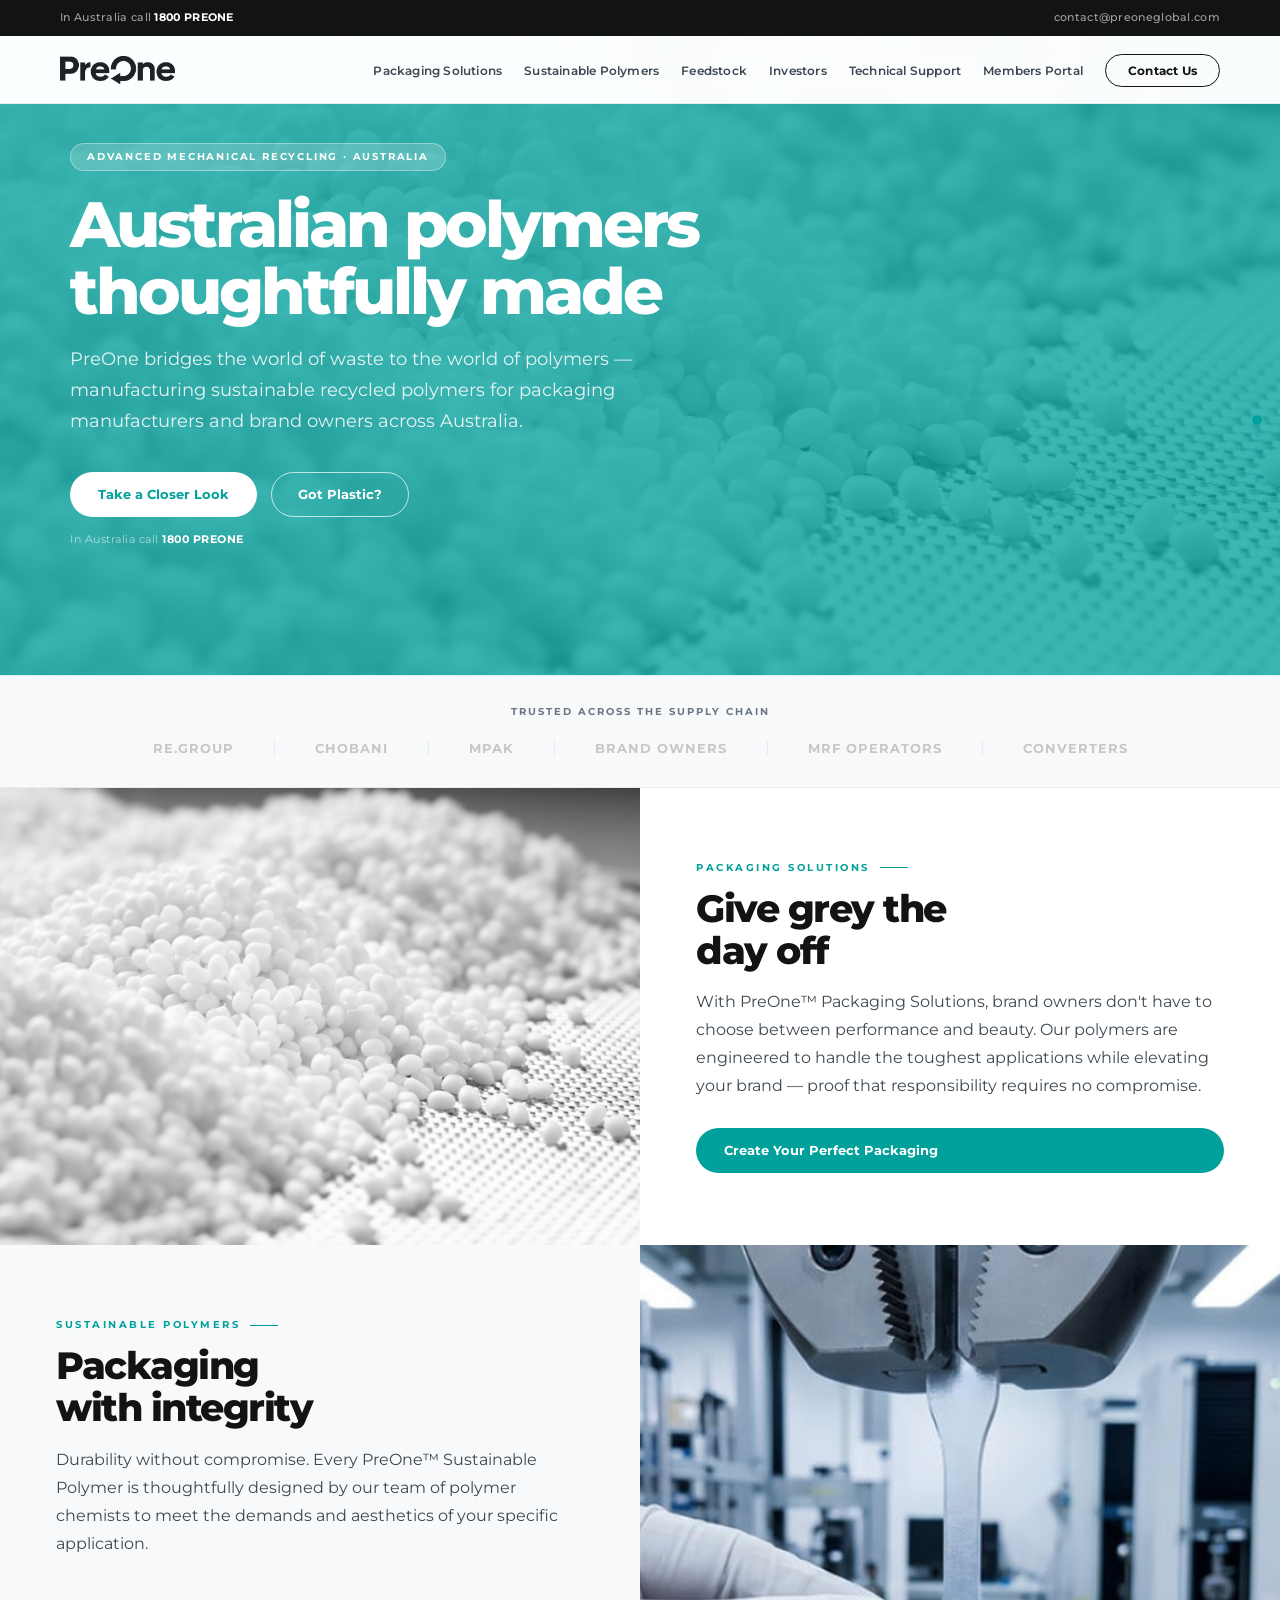
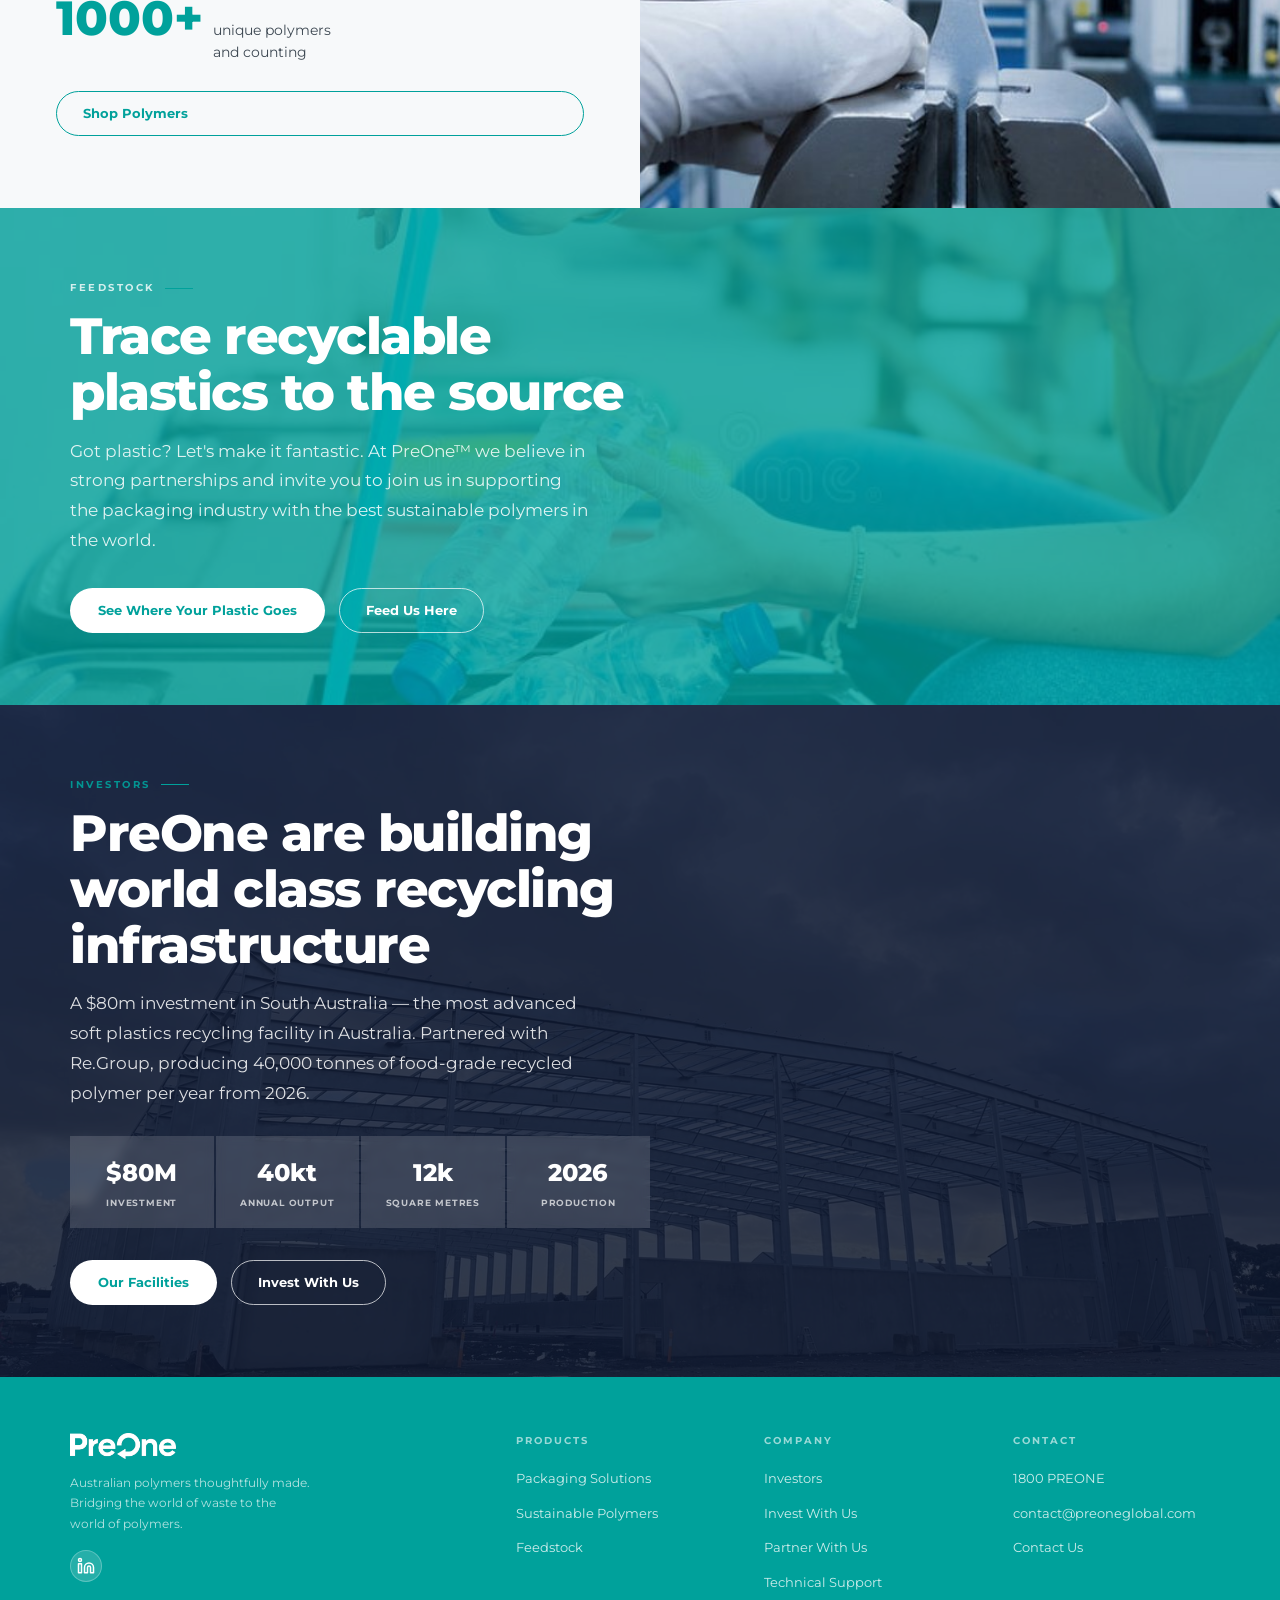
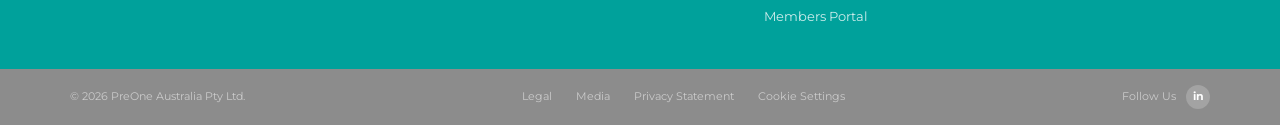
<file: index.html>
<!DOCTYPE html>
<html lang="en">
<head>
<meta charset="UTF-8"><meta name="viewport" content="width=device-width, initial-scale=1.0">
<title>PreOne — Australian Polymers Thoughtfully Made</title>
<link href="https://fonts.googleapis.com/css2?family=Montserrat:wght@300;400;500;600;700;800&display=swap" rel="stylesheet">
<link rel="stylesheet" href="assets/style.css">
</head>
<body>
<div id="nav-placeholder"></div>
<div class="page-dots">
  <button class="page-dot"></button><button class="page-dot"></button>
  <button class="page-dot"></button><button class="page-dot"></button>
  <button class="page-dot"></button>
</div>

<!-- HERO — VIDEO with teal overlay -->
<section class="hero" id="hero">
  <div class="hero-media">
    <video autoplay muted loop playsinline class="hero-video">
      <source src="assets/hero-video.mp4" type="video/mp4">
    </video>
    <!-- Fallback image if video fails -->
    <div class="hero-img" style="background-image:url('assets/photo-pellets.jpg');"></div>
    <div class="hero-overlay"></div>
  </div>
  <div class="hero-inner">
    <div style="max-width:700px;">
      <div class="hero-eyebrow">Advanced Mechanical Recycling · Australia</div>
      <h1 class="hero-h1">Australian polymers<br>thoughtfully made</h1>
      <p class="hero-sub">PreOne bridges the world of waste to the world of polymers — manufacturing sustainable recycled polymers for packaging manufacturers and brand owners across Australia.</p>
      <div class="hero-actions">
        <a href="packaging-solutions.html" class="btn-white">Take a Closer Look</a>
        <a href="feedstock.html" class="btn-ghost-white">Got Plastic?</a>
      </div>
      <p class="hero-cta-text">In Australia call <strong style="color:var(--white);">1800 PREONE</strong></p>
    </div>
  </div>
</section>

<!-- PARTNER STRIP -->
<div class="partner-strip">
  <div class="partner-inner">
    <p class="partner-label">Trusted Across the Supply Chain</p>
    <div class="partner-items">
      <span class="partner-item">Re.Group</span><div class="partner-div"></div>
      <span class="partner-item">Chobani</span><div class="partner-div"></div>
      <span class="partner-item">MPAK</span><div class="partner-div"></div>
      <span class="partner-item">Brand Owners</span><div class="partner-div"></div>
      <span class="partner-item">MRF Operators</span><div class="partner-div"></div>
      <span class="partner-item">Converters</span>
    </div>
  </div>
</div>

<!-- PACKAGING SOLUTIONS TEASER — Slide 2 content -->
<section id="packaging" style="padding:0;">
  <div class="feature-split">
    <div class="feature-split-photo">
      <img src="assets/photo-pellets.jpg" alt="PreOne polymer pellets">
    </div>
    <div class="feature-split-text" style="padding:72px 56px;">
      <div class="eyebrow reveal">Packaging Solutions</div>
      <h2 class="h2 reveal reveal-d1">Give grey the<br>day off</h2>
      <p class="body-text reveal reveal-d2" style="margin-bottom:28px;">With PreOne™ Packaging Solutions, brand owners don't have to choose between performance and beauty. Our polymers are engineered to handle the toughest applications while elevating your brand — proof that responsibility requires no compromise.</p>
      <a href="packaging-solutions.html" class="btn-primary reveal reveal-d3">Create Your Perfect Packaging</a>
    </div>
  </div>
</section>

<!-- SUSTAINABLE POLYMERS TEASER — Slide 3 content -->
<section id="polymers" style="padding:0;">
  <div class="feature-split">
    <div class="feature-split-text" style="padding:72px 56px;background:var(--bg);">
      <div class="eyebrow reveal">Sustainable Polymers</div>
      <h2 class="h2 reveal reveal-d1">Packaging<br>with integrity</h2>
      <p class="body-text reveal reveal-d2" style="margin-bottom:16px;">Durability without compromise. Every PreOne™ Sustainable Polymer is thoughtfully designed by our team of polymer chemists to meet the demands and aesthetics of your specific application.</p>
      <div style="display:flex;align-items:baseline;gap:10px;margin:20px 0 28px;" class="reveal reveal-d2">
        <span style="font-size:48px;font-weight:800;color:var(--tiffany);line-height:1;">1000+</span>
        <span style="font-size:14px;color:var(--mid);">unique polymers<br>and counting</span>
      </div>
      <a href="sustainable-polymers.html" class="btn-outline reveal reveal-d3">Shop Polymers</a>
    </div>
    <div class="feature-split-photo">
      <img src="assets/photo-testing.jpg" alt="Polymer testing">
    </div>
  </div>
</section>

<!-- FEEDSTOCK TEASER — Slide 4+5 content -->
<section id="feedstock" style="padding:0;">
  <div class="tiffany-photo-section">
    <div class="tiphoto-bg" style="background-image:url('assets/photo-recycling.jpg');"></div>
    <div class="tiphoto-overlay"></div>
    <div class="tiphoto-content">
      <div class="eyebrow reveal" style="color:rgba(255,255,255,0.8);">Feedstock</div>
      <h2 class="h2 h2-white reveal reveal-d1" style="max-width:640px;font-size:clamp(32px,4vw,54px);">Trace recyclable<br>plastics to the source</h2>
      <p style="font-size:17px;color:rgba(255,255,255,0.85);line-height:1.75;max-width:520px;margin:16px 0 32px;" class="reveal reveal-d2">Got plastic? Let's make it fantastic. At PreOne™ we believe in strong partnerships and invite you to join us in supporting the packaging industry with the best sustainable polymers in the world.</p>
      <div style="display:flex;gap:14px;" class="reveal reveal-d3">
        <a href="feedstock.html" class="btn-white">See Where Your Plastic Goes</a>
        <a href="contact.html" class="btn-ghost-white">Feed Us Here</a>
      </div>
    </div>
  </div>
</section>

<!-- FACILITIES TEASER — Slide 6 content -->
<section id="facilities" style="padding:0;">
  <div class="tiffany-photo-section">
    <div class="tiphoto-bg" style="background-image:url('assets/photo-facility.jpg');"></div>
    <div class="tiphoto-overlay" style="background:rgba(15,25,50,0.85);"></div>
    <div class="tiphoto-content">
      <div class="eyebrow reveal" style="color:rgba(0,161,155,0.9);">Investors</div>
      <h2 class="h2 h2-white reveal reveal-d1" style="font-size:clamp(32px,4vw,58px);">PreOne are building<br>world class recycling<br>infrastructure</h2>
      <p style="font-size:17px;color:rgba(255,255,255,0.85);line-height:1.75;max-width:540px;margin:16px 0 28px;" class="reveal reveal-d2">A $80m investment in South Australia — the most advanced soft plastics recycling facility in Australia. Partnered with Re.Group, producing 40,000 tonnes of food-grade recycled polymer per year from 2026.</p>
      <div style="display:grid;grid-template-columns:repeat(4,1fr);gap:2px;max-width:580px;margin-bottom:32px;" class="reveal reveal-d2">
        <div style="background:rgba(255,255,255,0.14);padding:18px 14px;text-align:center;backdrop-filter:blur(4px);">
          <div style="font-size:24px;font-weight:800;color:var(--white);">$80M</div>
          <div style="font-size:9px;font-weight:700;color:rgba(255,255,255,0.7);text-transform:uppercase;letter-spacing:0.8px;margin-top:3px;">Investment</div>
        </div>
        <div style="background:rgba(255,255,255,0.14);padding:18px 14px;text-align:center;backdrop-filter:blur(4px);">
          <div style="font-size:24px;font-weight:800;color:var(--white);">40kt</div>
          <div style="font-size:9px;font-weight:700;color:rgba(255,255,255,0.7);text-transform:uppercase;letter-spacing:0.8px;margin-top:3px;">Annual Output</div>
        </div>
        <div style="background:rgba(255,255,255,0.14);padding:18px 14px;text-align:center;backdrop-filter:blur(4px);">
          <div style="font-size:24px;font-weight:800;color:var(--white);">12k</div>
          <div style="font-size:9px;font-weight:700;color:rgba(255,255,255,0.7);text-transform:uppercase;letter-spacing:0.8px;margin-top:3px;">Square Metres</div>
        </div>
        <div style="background:rgba(255,255,255,0.14);padding:18px 14px;text-align:center;backdrop-filter:blur(4px);">
          <div style="font-size:24px;font-weight:800;color:var(--white);">2026</div>
          <div style="font-size:9px;font-weight:700;color:rgba(255,255,255,0.7);text-transform:uppercase;letter-spacing:0.8px;margin-top:3px;">Production</div>
        </div>
      </div>
      <div style="display:flex;gap:14px;" class="reveal reveal-d3">
        <a href="investors.html" class="btn-white">Our Facilities</a>
        <a href="investors.html#investment" class="btn-ghost-white">Invest With Us</a>
      </div>
    </div>
  </div>
</section>

<div id="footer-placeholder"></div>
<script src="assets/chrome.js"></script>
</body>
</html>
</file>
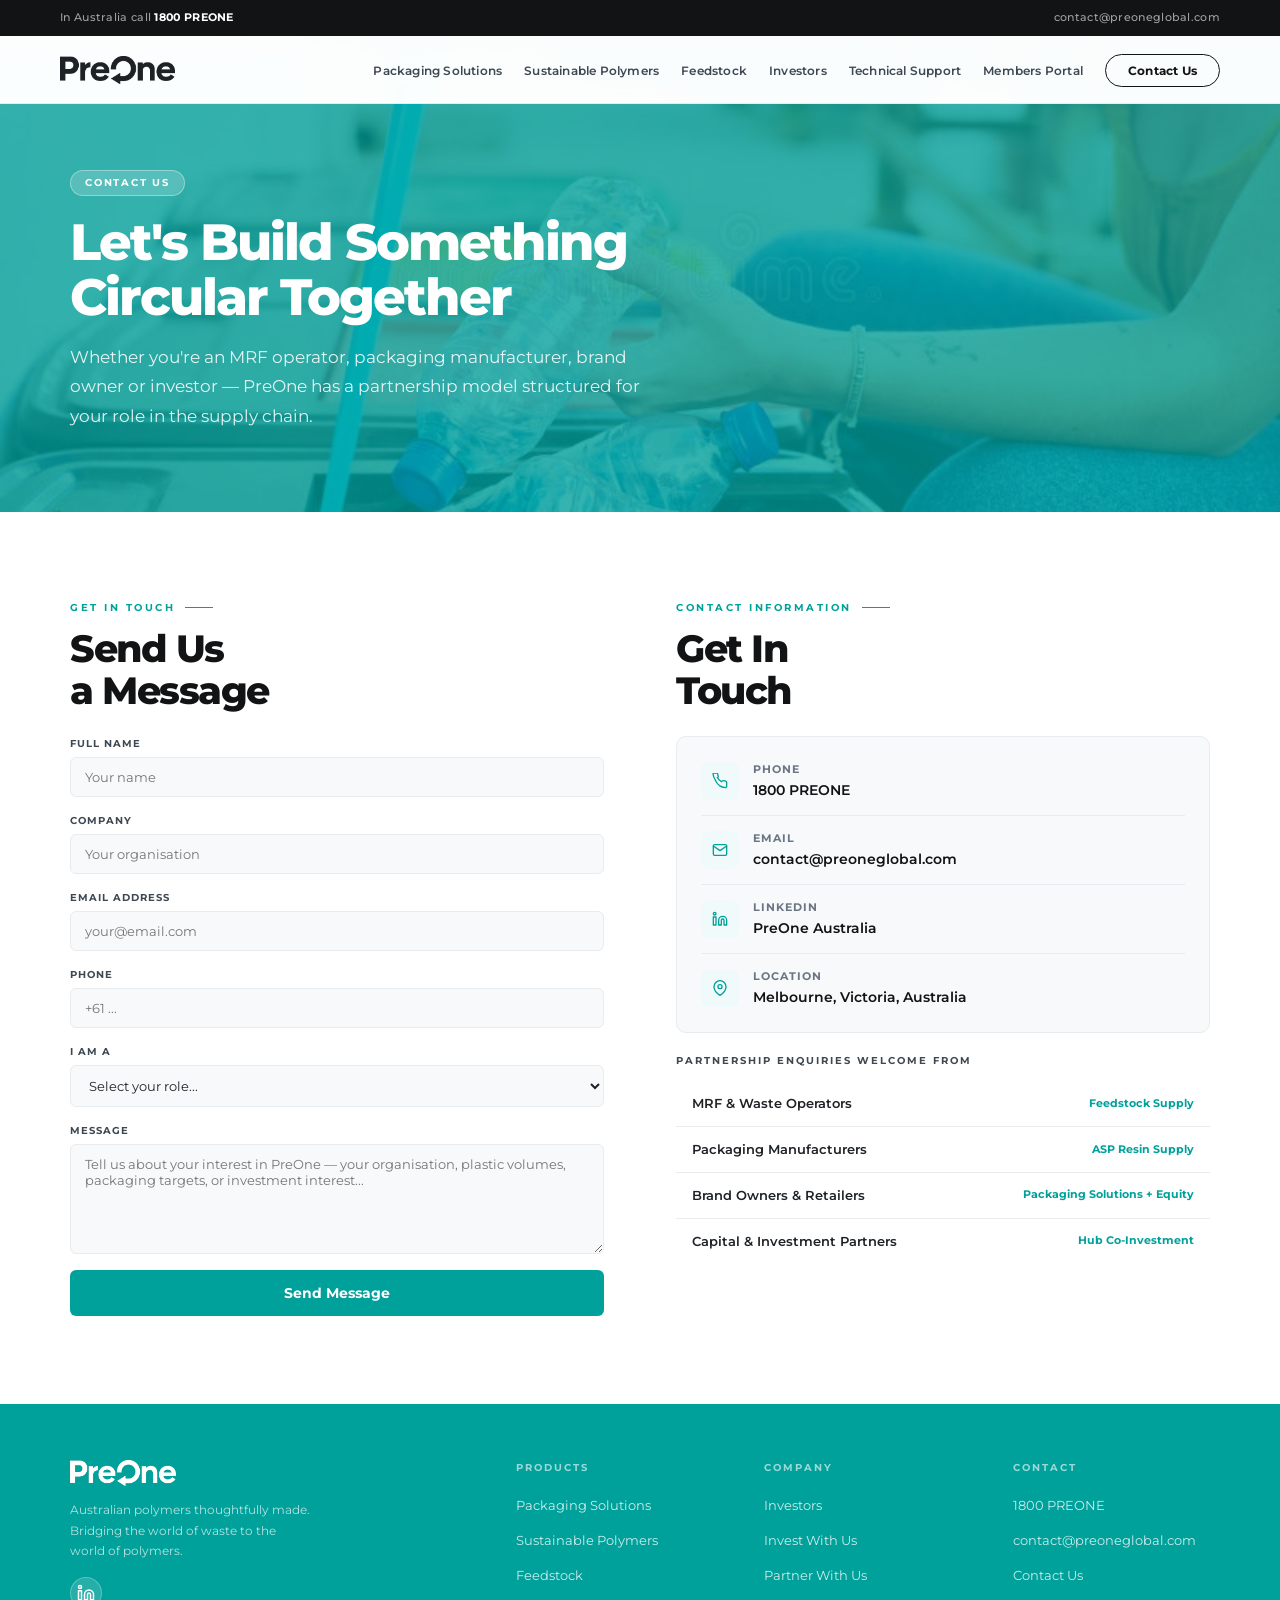
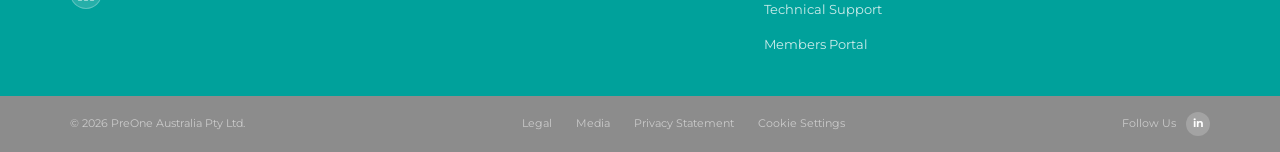
<file: contact.html>
<!DOCTYPE html>
<html lang="en">
<head>
<meta charset="UTF-8"><meta name="viewport" content="width=device-width, initial-scale=1.0">
<title>Contact Us — PreOne</title>
<link href="https://fonts.googleapis.com/css2?family=Montserrat:wght@300;400;500;600;700;800&display=swap" rel="stylesheet">
<link rel="stylesheet" href="assets/style.css">
</head>
<body>
<div id="nav-placeholder"></div>

<div class="page-hero" id="hero" style="padding-bottom:80px;">
  <div class="page-hero-bg" style="background-image:url('assets/photo-recycling.jpg');"></div>
  <div class="container page-hero-inner">
    <div class="page-hero-tag">Contact Us</div>
    <h1 class="page-h1">Let's Build Something<br>Circular Together</h1>
    <p class="page-sub">Whether you're an MRF operator, packaging manufacturer, brand owner or investor — PreOne has a partnership model structured for your role in the supply chain.</p>
  </div>
</div>

<section id="contact">
  <div class="container">
    <div class="two-col-start">
      <div>
        <div class="eyebrow reveal">Get In Touch</div>
        <h2 class="h2 reveal reveal-d1" style="margin-bottom:24px;">Send Us<br>a Message</h2>
        <form onsubmit="handleSubmit(event)" class="reveal reveal-d2">
          <div class="form-group"><label>Full Name</label><input type="text" placeholder="Your name" required></div>
          <div class="form-group"><label>Company</label><input type="text" placeholder="Your organisation" required></div>
          <div class="form-group"><label>Email Address</label><input type="email" placeholder="your@email.com" required></div>
          <div class="form-group"><label>Phone</label><input type="tel" placeholder="+61 ..."></div>
          <div class="form-group">
            <label>I Am A</label>
            <select>
              <option value="">Select your role...</option>
              <option>MRF / Waste Management Operator</option>
              <option>Packaging Manufacturer / Converter</option>
              <option>Brand Owner</option>
              <option>Retailer</option>
              <option>Investor / Capital Partner</option>
              <option>Media / Research</option>
              <option>Other</option>
            </select>
          </div>
          <div class="form-group"><label>Message</label><textarea placeholder="Tell us about your interest in PreOne — your organisation, plastic volumes, packaging targets, or investment interest..."></textarea></div>
          <button type="submit" class="btn-primary" style="width:100%;padding:14px;font-size:14px;border-radius:6px;">Send Message</button>
        </form>
        <div id="form-success" style="display:none;margin-top:18px;padding:18px;background:var(--tiffany-bg);border:1px solid var(--tiffany-mid);border-radius:6px;">
          <div style="font-weight:700;color:var(--tiffany);margin-bottom:5px;">Message Sent</div>
          <div style="font-size:13px;color:var(--mid);">Thanks for reaching out. Tim or a member of the PreOne team will be in touch within 2 business days.</div>
        </div>
      </div>
      <div>
        <div class="eyebrow reveal">Contact Information</div>
        <h2 class="h2 reveal reveal-d1" style="margin-bottom:24px;">Get In<br>Touch</h2>

        <div style="background:var(--bg);border:1px solid var(--light-grey);border-radius:10px;padding:24px;margin-bottom:20px;" class="reveal reveal-d2">
          <div style="display:flex;flex-direction:column;gap:14px;">
            <a href="tel:1800773663" style="display:flex;gap:14px;align-items:center;text-decoration:none;">
              <div style="width:38px;height:38px;border-radius:8px;background:var(--tiffany-bg);display:flex;align-items:center;justify-content:center;flex-shrink:0;">
                <svg width="16" height="16" viewBox="0 0 24 24" fill="none" stroke="#00A19B" stroke-width="2" stroke-linecap="round" stroke-linejoin="round"><path d="M22 16.92v3a2 2 0 0 1-2.18 2 19.79 19.79 0 0 1-8.63-3.07A19.5 19.5 0 0 1 4.69 10.1 19.79 19.79 0 0 1 1.58 1.5 2 2 0 0 1 3.55 0h3a2 2 0 0 1 2 1.72 12.84 12.84 0 0 0 .7 2.81 2 2 0 0 1-.45 2.11L7.91 6.8a16 16 0 0 0 6.29 6.29l1.16-1.16a2 2 0 0 1 2.11-.45 12.84 12.84 0 0 0 2.81.7A2 2 0 0 1 22 14.11v2.81z"/></svg>
              </div>
              <div>
                <div style="font-size:11px;font-weight:700;text-transform:uppercase;letter-spacing:1px;color:var(--steel);">Phone</div>
                <div style="font-size:14px;font-weight:600;color:var(--near-black);">1800 PREONE</div>
              </div>
            </a>
            <div style="border-top:1px solid var(--light-grey);"></div>
            <a href="mailto:contact@preoneglobal.com" style="display:flex;gap:14px;align-items:center;text-decoration:none;">
              <div style="width:38px;height:38px;border-radius:8px;background:var(--tiffany-bg);display:flex;align-items:center;justify-content:center;flex-shrink:0;">
                <svg width="16" height="16" viewBox="0 0 24 24" fill="none" stroke="#00A19B" stroke-width="2" stroke-linecap="round" stroke-linejoin="round"><path d="M4 4h16c1.1 0 2 .9 2 2v12c0 1.1-.9 2-2 2H4c-1.1 0-2-.9-2-2V6c0-1.1.9-2 2-2z"/><polyline points="22,6 12,13 2,6"/></svg>
              </div>
              <div>
                <div style="font-size:11px;font-weight:700;text-transform:uppercase;letter-spacing:1px;color:var(--steel);">Email</div>
                <div style="font-size:14px;font-weight:600;color:var(--near-black);">contact@preoneglobal.com</div>
              </div>
            </a>
            <div style="border-top:1px solid var(--light-grey);"></div>
            <a href="https://www.linkedin.com/company/preone-australia" target="_blank" style="display:flex;gap:14px;align-items:center;text-decoration:none;">
              <div style="width:38px;height:38px;border-radius:8px;background:var(--tiffany-bg);display:flex;align-items:center;justify-content:center;flex-shrink:0;">
                <svg width="16" height="16" viewBox="0 0 24 24" fill="none" stroke="#00A19B" stroke-width="2" stroke-linecap="round" stroke-linejoin="round"><path d="M16 8a6 6 0 0 1 6 6v7h-4v-7a2 2 0 0 0-2-2 2 2 0 0 0-2 2v7h-4v-7a6 6 0 0 1 6-6z"/><rect x="2" y="9" width="4" height="12"/><circle cx="4" cy="4" r="2"/></svg>
              </div>
              <div>
                <div style="font-size:11px;font-weight:700;text-transform:uppercase;letter-spacing:1px;color:var(--steel);">LinkedIn</div>
                <div style="font-size:14px;font-weight:600;color:var(--near-black);">PreOne Australia</div>
              </div>
            </a>
            <div style="border-top:1px solid var(--light-grey);"></div>
            <div style="display:flex;gap:14px;align-items:center;">
              <div style="width:38px;height:38px;border-radius:8px;background:var(--tiffany-bg);display:flex;align-items:center;justify-content:center;flex-shrink:0;">
                <svg width="16" height="16" viewBox="0 0 24 24" fill="none" stroke="#00A19B" stroke-width="2" stroke-linecap="round" stroke-linejoin="round"><path d="M21 10c0 7-9 13-9 13s-9-6-9-13a9 9 0 0 1 18 0z"/><circle cx="12" cy="10" r="3"/></svg>
              </div>
              <div>
                <div style="font-size:11px;font-weight:700;text-transform:uppercase;letter-spacing:1px;color:var(--steel);">Location</div>
                <div style="font-size:14px;font-weight:600;color:var(--near-black);">Melbourne, Victoria, Australia</div>
              </div>
            </div>
          </div>
        </div>

        <div class="reveal reveal-d2">
          <div style="font-size:10px;font-weight:700;letter-spacing:2px;text-transform:uppercase;color:var(--mid);margin-bottom:12px;">Partnership Enquiries Welcome From</div>
          <div style="display:flex;flex-direction:column;gap:1px;background:var(--light-grey);">
            <div style="background:var(--white);padding:12px 16px;display:flex;justify-content:space-between;align-items:center;"><span style="font-size:13px;font-weight:600;color:var(--dark);">MRF &amp; Waste Operators</span><span style="font-size:11px;color:var(--tiffany);font-weight:700;">Feedstock Supply</span></div>
            <div style="background:var(--white);padding:12px 16px;display:flex;justify-content:space-between;align-items:center;"><span style="font-size:13px;font-weight:600;color:var(--dark);">Packaging Manufacturers</span><span style="font-size:11px;color:var(--tiffany);font-weight:700;">ASP Resin Supply</span></div>
            <div style="background:var(--white);padding:12px 16px;display:flex;justify-content:space-between;align-items:center;"><span style="font-size:13px;font-weight:600;color:var(--dark);">Brand Owners &amp; Retailers</span><span style="font-size:11px;color:var(--tiffany);font-weight:700;">Packaging Solutions + Equity</span></div>
            <div style="background:var(--white);padding:12px 16px;display:flex;justify-content:space-between;align-items:center;"><span style="font-size:13px;font-weight:600;color:var(--dark);">Capital &amp; Investment Partners</span><span style="font-size:11px;color:var(--tiffany);font-weight:700;">Hub Co-Investment</span></div>
          </div>
        </div>
      </div>
    </div>
  </div>
</section>

<div id="footer-placeholder"></div>
<script src="assets/chrome.js"></script>
<script>function handleSubmit(e){e.preventDefault();document.querySelector('form').style.display='none';document.getElementById('form-success').style.display='block';}</script>
</body>
</html>
</file>
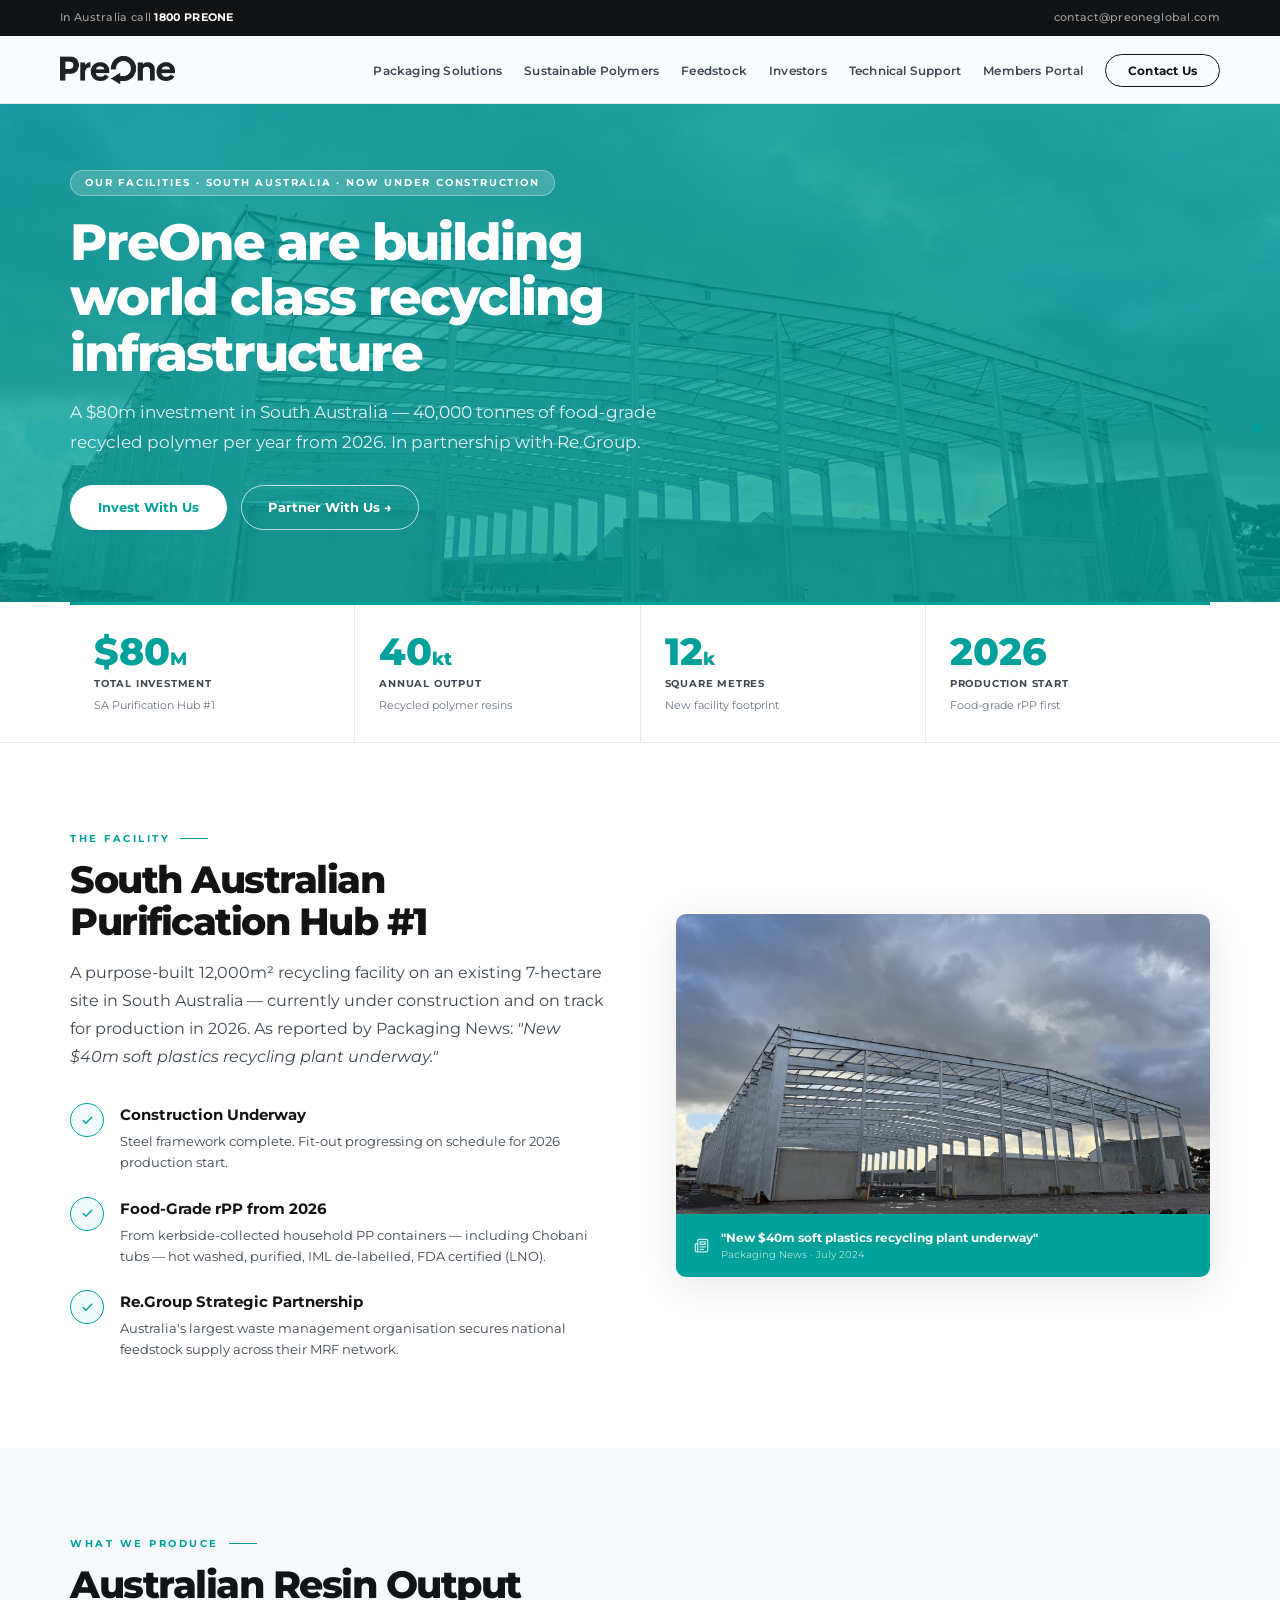
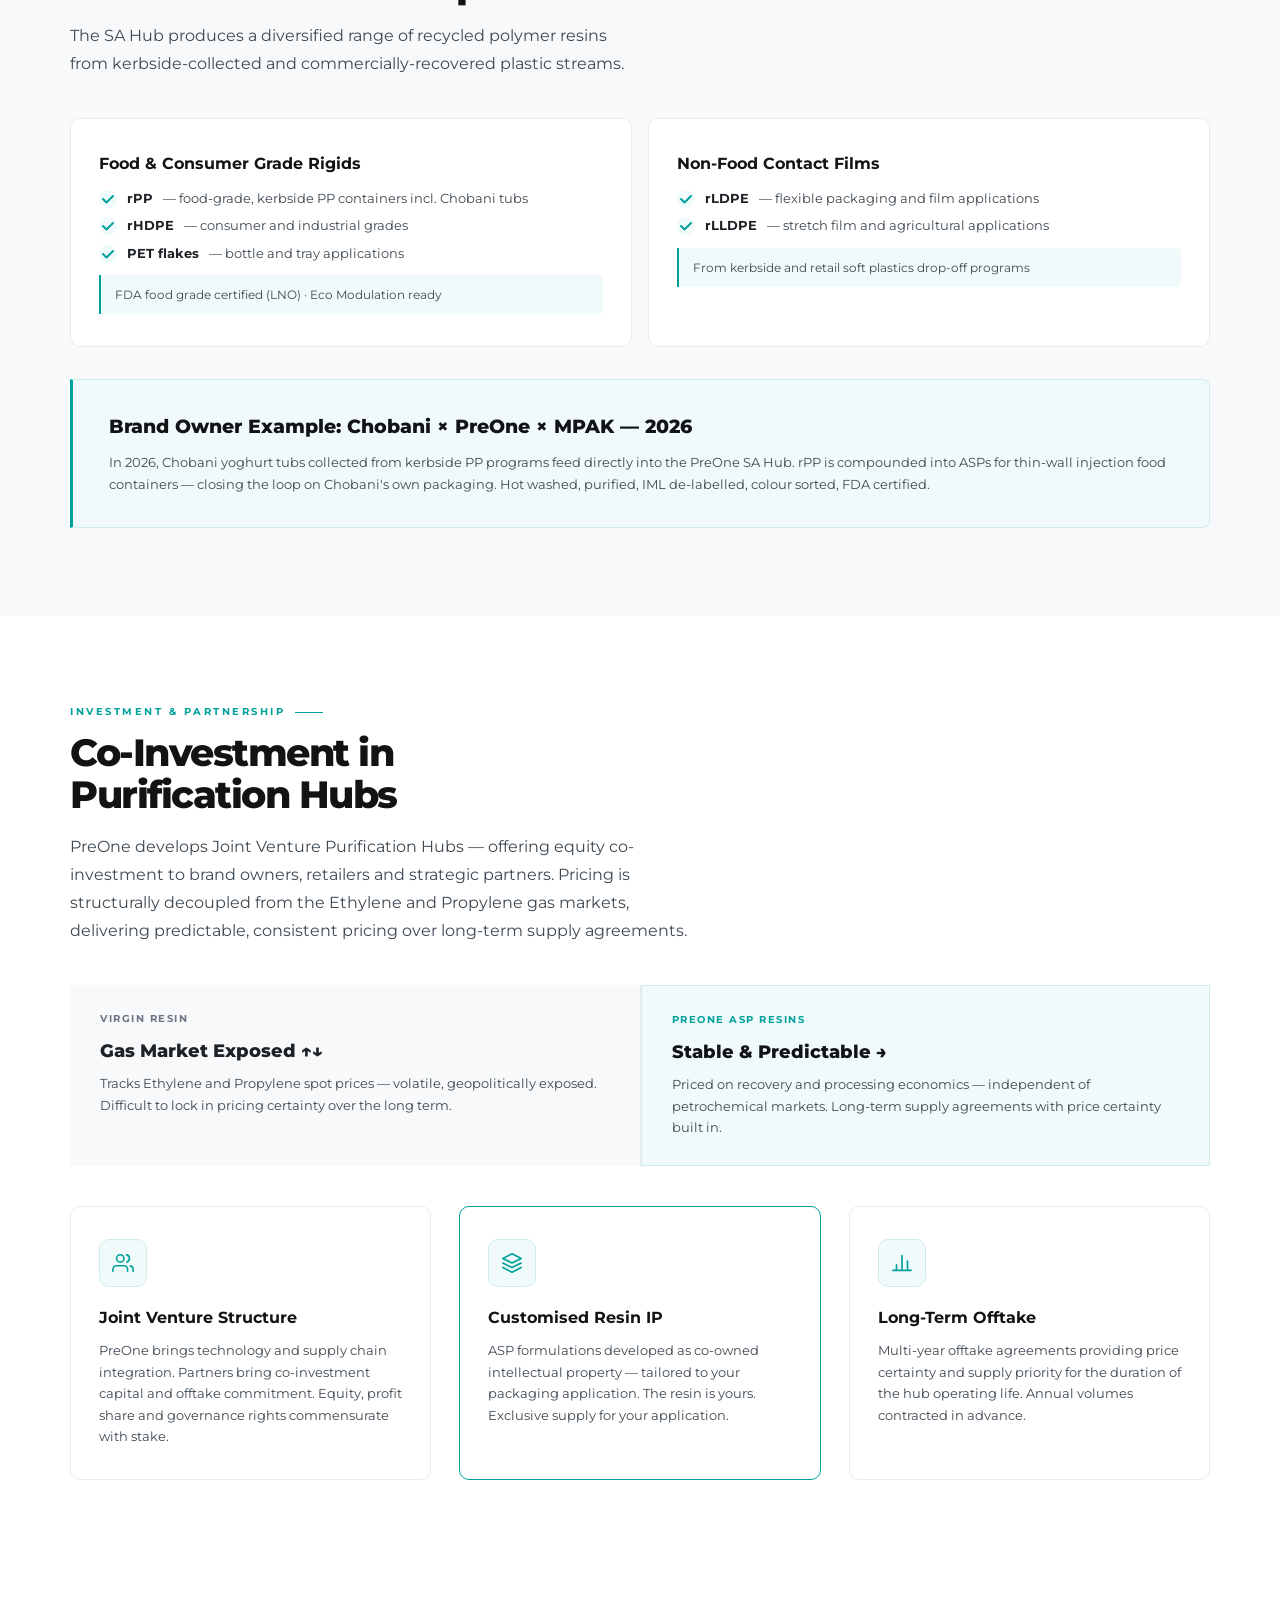
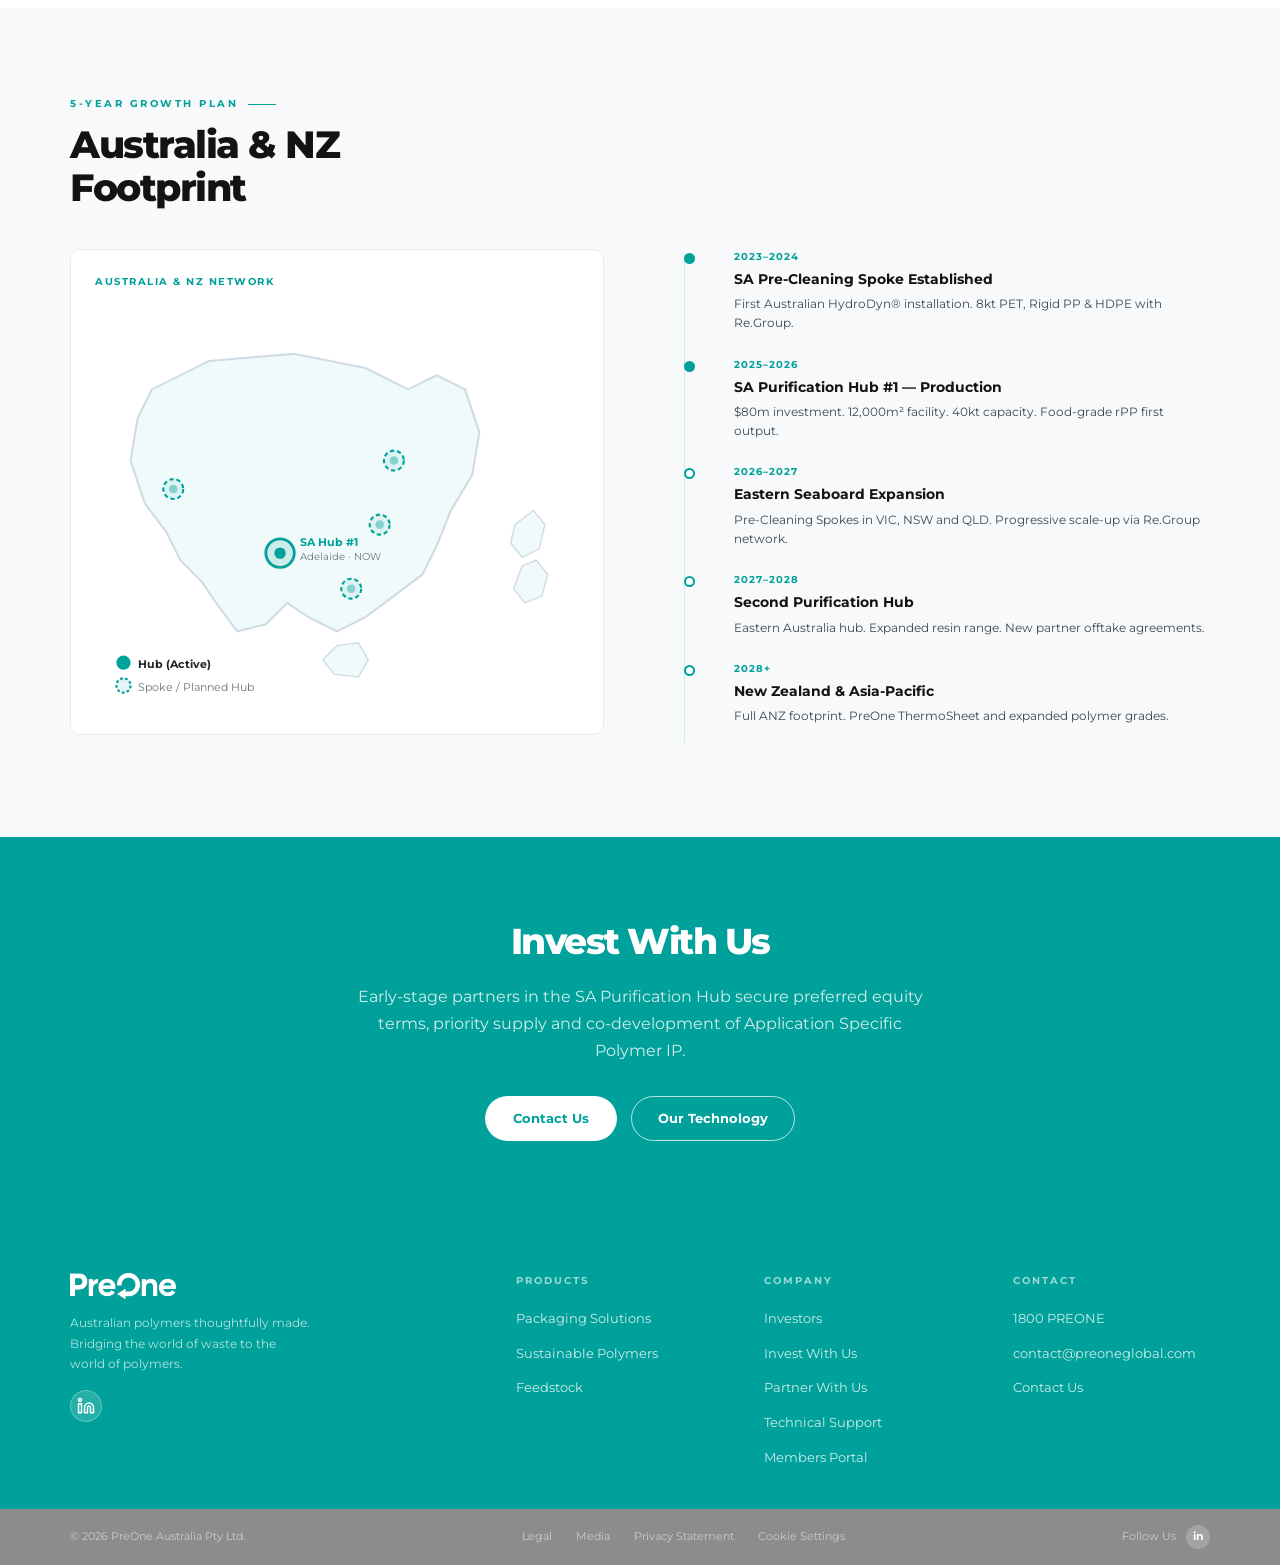
<file: facilities.html>
<!DOCTYPE html>
<html lang="en">
<head>
<meta charset="UTF-8"><meta name="viewport" content="width=device-width, initial-scale=1.0">
<title>Our Facilities — PreOne</title>
<link href="https://fonts.googleapis.com/css2?family=Montserrat:wght@300;400;500;600;700;800&display=swap" rel="stylesheet">
<link rel="stylesheet" href="assets/style.css">
</head>
<body>
<div id="nav-placeholder"></div>
<div class="page-dots">
  <button class="page-dot"></button><button class="page-dot"></button>
  <button class="page-dot"></button><button class="page-dot"></button>
</div>

<!-- HERO — actual Adelaide facility photo -->
<div class="page-hero" id="hero">
  <div class="page-hero-bg" style="background-image:url('assets/photo-facility.jpg');"></div>
  <div class="container page-hero-inner">
    <div class="page-hero-tag">Our Facilities · South Australia · Now Under Construction</div>
    <h1 class="page-h1">PreOne are building<br>world class recycling<br>infrastructure</h1>
    <p class="page-sub">A $80m investment in South Australia — 40,000 tonnes of food-grade recycled polymer per year from 2026. In partnership with Re.Group.</p>
    <div class="page-actions">
      <a href="#investment" class="btn-white">Invest With Us</a>
      <a href="contact.html" class="btn-ghost-white">Partner With Us →</a>
    </div>
  </div>
</div>

<!-- METRICS flush under hero -->
<div style="background:var(--white);border-bottom:1px solid var(--light-grey);">
  <div class="container" style="padding-top:0;padding-bottom:0;">
    <div class="metric-row">
      <div class="metric-tile"><div class="metric-val">$80<span class="metric-unit">M</span></div><div class="metric-lbl">Total Investment</div><div class="metric-desc">SA Purification Hub #1</div></div>
      <div class="metric-tile"><div class="metric-val">40<span class="metric-unit">kt</span></div><div class="metric-lbl">Annual Output</div><div class="metric-desc">Recycled polymer resins</div></div>
      <div class="metric-tile"><div class="metric-val">12<span class="metric-unit">k</span></div><div class="metric-lbl">Square Metres</div><div class="metric-desc">New facility footprint</div></div>
      <div class="metric-tile"><div class="metric-val">2026</div><div class="metric-lbl">Production Start</div><div class="metric-desc">Food-grade rPP first</div></div>
    </div>
  </div>
</div>

<!-- THE FACILITY -->
<section id="facility">
  <div class="container">
    <div class="two-col">
      <div>
        <div class="eyebrow reveal">The Facility</div>
        <h2 class="h2 reveal reveal-d1">South Australian<br>Purification Hub #1</h2>
        <p class="body-text reveal reveal-d2" style="margin-bottom:32px;">A purpose-built 12,000m² recycling facility on an existing 7-hectare site in South Australia — currently under construction and on track for production in 2026. As reported by Packaging News: <em>"New $40m soft plastics recycling plant underway."</em></p>
        <div class="num-points reveal reveal-d2">
          <div class="num-point">
            <div class="num-badge"><svg width="13" height="13" viewBox="0 0 24 24" fill="none" stroke="#00A19B" stroke-width="2.5" stroke-linecap="round" stroke-linejoin="round"><polyline points="20 6 9 17 4 12"/></svg></div>
            <div><h3>Construction Underway</h3><p>Steel framework complete. Fit-out progressing on schedule for 2026 production start.</p></div>
          </div>
          <div class="num-point">
            <div class="num-badge"><svg width="13" height="13" viewBox="0 0 24 24" fill="none" stroke="#00A19B" stroke-width="2.5" stroke-linecap="round" stroke-linejoin="round"><polyline points="20 6 9 17 4 12"/></svg></div>
            <div><h3>Food-Grade rPP from 2026</h3><p>From kerbside-collected household PP containers — including Chobani tubs — hot washed, purified, IML de-labelled, FDA certified (LNO).</p></div>
          </div>
          <div class="num-point">
            <div class="num-badge"><svg width="13" height="13" viewBox="0 0 24 24" fill="none" stroke="#00A19B" stroke-width="2.5" stroke-linecap="round" stroke-linejoin="round"><polyline points="20 6 9 17 4 12"/></svg></div>
            <div><h3>Re.Group Strategic Partnership</h3><p>Australia's largest waste management organisation secures national feedstock supply across their MRF network.</p></div>
          </div>
        </div>
      </div>
      <div class="reveal reveal-d1">
        <div style="border-radius:10px;overflow:hidden;box-shadow:0 8px 40px rgba(0,0,0,0.1);">
          <img src="assets/photo-facility.jpg" alt="SA Purification Hub under construction" style="width:100%;height:300px;object-fit:cover;display:block;">
          <div style="background:var(--tiffany);padding:14px 18px;display:flex;align-items:center;gap:12px;">
            <svg width="15" height="15" viewBox="0 0 24 24" fill="none" stroke="rgba(255,255,255,0.8)" stroke-width="2" stroke-linecap="round" stroke-linejoin="round"><path d="M4 22h16a2 2 0 0 0 2-2V4a2 2 0 0 0-2-2H8a2 2 0 0 0-2 2v16a2 2 0 0 1-2 2zm0 0a2 2 0 0 1-2-2v-9c0-1.1.9-2 2-2h2"/><path d="M18 14h-8M15 18h-5M10 6h8v4h-8V6z"/></svg>
            <div><div style="font-size:12px;font-weight:700;color:var(--white);">"New $40m soft plastics recycling plant underway"</div><div style="font-size:10px;color:rgba(255,255,255,0.7);">Packaging News · July 2024</div></div>
          </div>
        </div>
      </div>
    </div>
  </div>
</section>

<!-- WHAT WE PRODUCE -->
<section class="section-bg-light" id="products">
  <div class="container">
    <div class="eyebrow reveal">What We Produce</div>
    <h2 class="h2 reveal reveal-d1">Australian Resin Output</h2>
    <p class="body-text reveal reveal-d2" style="max-width:560px;margin-bottom:40px;">The SA Hub produces a diversified range of recycled polymer resins from kerbside-collected and commercially-recovered plastic streams.</p>
    <div style="display:grid;grid-template-columns:1fr 1fr;gap:16px;margin-bottom:32px;" class="reveal reveal-d1">
      <div class="card">
        <h3>Food &amp; Consumer Grade Rigids</h3>
        <ul class="check-list" style="margin:12px 0;">
          <li><strong style="color:var(--dark);">rPP</strong> — food-grade, kerbside PP containers incl. Chobani tubs</li>
          <li><strong style="color:var(--dark);">rHDPE</strong> — consumer and industrial grades</li>
          <li><strong style="color:var(--dark);">PET flakes</strong> — bottle and tray applications</li>
        </ul>
        <div style="padding:10px 14px;background:var(--tiffany-bg);border-left:2px solid var(--tiffany);border-radius:0 4px 4px 0;font-size:12px;color:var(--mid);">FDA food grade certified (LNO) · Eco Modulation ready</div>
      </div>
      <div class="card">
        <h3>Non-Food Contact Films</h3>
        <ul class="check-list" style="margin:12px 0;">
          <li><strong style="color:var(--dark);">rLDPE</strong> — flexible packaging and film applications</li>
          <li><strong style="color:var(--dark);">rLLDPE</strong> — stretch film and agricultural applications</li>
        </ul>
        <div style="padding:10px 14px;background:var(--tiffany-bg);border-left:2px solid var(--tiffany);border-radius:0 4px 4px 0;font-size:12px;color:var(--mid);">From kerbside and retail soft plastics drop-off programs</div>
      </div>
    </div>
    <div class="accent-box reveal">
      <h3>Brand Owner Example: Chobani × PreOne × MPAK — 2026</h3>
      <p style="margin-top:8px;">In 2026, Chobani yoghurt tubs collected from kerbside PP programs feed directly into the PreOne SA Hub. rPP is compounded into ASPs for thin-wall injection food containers — closing the loop on Chobani's own packaging. Hot washed, purified, IML de-labelled, colour sorted, FDA certified.</p>
    </div>
  </div>
</section>

<!-- INVESTMENT -->
<section id="investment">
  <div class="container">
    <div class="eyebrow reveal">Investment &amp; Partnership</div>
    <h2 class="h2 reveal reveal-d1">Co-Investment in<br>Purification Hubs</h2>
    <p class="body-text reveal reveal-d2" style="max-width:640px;margin-bottom:40px;">PreOne develops Joint Venture Purification Hubs — offering equity co-investment to brand owners, retailers and strategic partners. Pricing is structurally decoupled from the Ethylene and Propylene gas markets, delivering predictable, consistent pricing over long-term supply agreements.</p>

    <div style="display:grid;grid-template-columns:1fr 1fr;gap:1px;background:var(--light-grey);margin-bottom:40px;" class="reveal reveal-d1">
      <div style="background:var(--bg);padding:26px 30px;">
        <div style="font-size:10px;font-weight:700;color:var(--steel);text-transform:uppercase;letter-spacing:1.5px;margin-bottom:10px;">Virgin Resin</div>
        <div style="font-size:18px;font-weight:800;color:var(--dark);margin-bottom:8px;">Gas Market Exposed ↑↓</div>
        <p class="body-text-sm">Tracks Ethylene and Propylene spot prices — volatile, geopolitically exposed. Difficult to lock in pricing certainty over the long term.</p>
      </div>
      <div style="background:var(--tiffany-bg);border:1px solid var(--tiffany-mid);padding:26px 30px;">
        <div style="font-size:10px;font-weight:700;color:var(--tiffany);text-transform:uppercase;letter-spacing:1.5px;margin-bottom:10px;">PreOne ASP Resins</div>
        <div style="font-size:18px;font-weight:800;color:var(--near-black);margin-bottom:8px;">Stable &amp; Predictable →</div>
        <p class="body-text-sm">Priced on recovery and processing economics — independent of petrochemical markets. Long-term supply agreements with price certainty built in.</p>
      </div>
    </div>

    <div class="three-col reveal reveal-d1" style="margin-bottom:40px;">
      <div class="card"><div class="card-icon"><svg width="22" height="22" viewBox="0 0 24 24" fill="none" stroke="#00A19B" stroke-width="1.8" stroke-linecap="round" stroke-linejoin="round"><path d="M17 21v-2a4 4 0 0 0-4-4H5a4 4 0 0 0-4 4v2"/><circle cx="9" cy="7" r="4"/><path d="M23 21v-2a4 4 0 0 0-3-3.87M16 3.13a4 4 0 0 1 0 7.75"/></svg></div><h3>Joint Venture Structure</h3><p>PreOne brings technology and supply chain integration. Partners bring co-investment capital and offtake commitment. Equity, profit share and governance rights commensurate with stake.</p></div>
      <div class="card" style="border-color:var(--tiffany);"><div class="card-icon"><svg width="22" height="22" viewBox="0 0 24 24" fill="none" stroke="#00A19B" stroke-width="1.8" stroke-linecap="round" stroke-linejoin="round"><path d="M12 2L2 7l10 5 10-5-10-5z"/><path d="M2 17l10 5 10-5M2 12l10 5 10-5"/></svg></div><h3>Customised Resin IP</h3><p>ASP formulations developed as co-owned intellectual property — tailored to your packaging application. The resin is yours. Exclusive supply for your application.</p></div>
      <div class="card"><div class="card-icon"><svg width="22" height="22" viewBox="0 0 24 24" fill="none" stroke="#00A19B" stroke-width="1.8" stroke-linecap="round" stroke-linejoin="round"><line x1="18" y1="20" x2="18" y2="10"/><line x1="12" y1="20" x2="12" y2="4"/><line x1="6" y1="20" x2="6" y2="14"/><line x1="2" y1="20" x2="22" y2="20"/></svg></div><h3>Long-Term Offtake</h3><p>Multi-year offtake agreements providing price certainty and supply priority for the duration of the hub operating life. Annual volumes contracted in advance.</p></div>
    </div>
  </div>
</section>

<!-- 5 YEAR PLAN -->
<section class="section-bg-light" id="plan">
  <div class="container">
    <div class="eyebrow reveal">5-Year Growth Plan</div>
    <h2 class="h2 reveal reveal-d1">Australia &amp; NZ<br>Footprint</h2>
    <div class="two-col-start reveal reveal-d1" style="margin-top:40px;">
      <div>
        <div style="background:var(--white);border:1px solid var(--light-grey);border-radius:10px;padding:24px;">
          <div style="font-size:10px;font-weight:700;color:var(--tiffany);text-transform:uppercase;letter-spacing:1.5px;margin-bottom:14px;">Australia &amp; NZ Network</div>
          <svg viewBox="0 0 340 280" fill="none" xmlns="http://www.w3.org/2000/svg" style="width:100%;">
            <path d="M 40 60 L 80 40 L 140 35 L 190 45 L 220 60 L 240 50 L 260 60 L 270 90 L 265 120 L 250 145 L 240 170 L 230 190 L 210 205 L 190 220 L 170 230 L 150 220 L 135 210 L 120 225 L 100 230 L 85 210 L 75 195 L 60 180 L 50 160 L 35 140 L 25 110 L 30 80 Z" stroke="#d0dce4" stroke-width="1.5" fill="#f0fafa"/>
            <path d="M 170 240 L 185 238 L 192 250 L 185 262 L 168 260 L 160 250 Z" stroke="#d0dce4" stroke-width="1" fill="#f0fafa"/>
            <path d="M 295 155 L 308 145 L 316 155 L 312 172 L 300 178 L 292 168 Z" stroke="#d0dce4" stroke-width="1" fill="#f0fafa"/>
            <path d="M 300 184 L 310 180 L 318 190 L 314 205 L 302 210 L 294 200 Z" stroke="#d0dce4" stroke-width="1" fill="#f0fafa"/>
            <circle cx="130" cy="175" r="10" fill="rgba(0,161,155,0.15)" stroke="#00A19B" stroke-width="2"/><circle cx="130" cy="175" r="4" fill="#00A19B"/>
            <text x="144" y="170" font-family="Montserrat,sans-serif" font-size="8" font-weight="700" fill="#00A19B">SA Hub #1</text>
            <text x="144" y="180" font-family="Montserrat,sans-serif" font-size="7" fill="#6b7684">Adelaide · NOW</text>
            <circle cx="55" cy="130" r="7" fill="rgba(0,161,155,0.08)" stroke="#00A19B" stroke-width="1.5" stroke-dasharray="3 2"/><circle cx="55" cy="130" r="3" fill="rgba(0,161,155,0.4)"/>
            <circle cx="180" cy="200" r="7" fill="rgba(0,161,155,0.08)" stroke="#00A19B" stroke-width="1.5" stroke-dasharray="3 2"/><circle cx="180" cy="200" r="3" fill="rgba(0,161,155,0.4)"/>
            <circle cx="210" cy="110" r="7" fill="rgba(0,161,155,0.08)" stroke="#00A19B" stroke-width="1.5" stroke-dasharray="3 2"/><circle cx="210" cy="110" r="3" fill="rgba(0,161,155,0.4)"/>
            <circle cx="200" cy="155" r="7" fill="rgba(0,161,155,0.08)" stroke="#00A19B" stroke-width="1.5" stroke-dasharray="3 2"/><circle cx="200" cy="155" r="3" fill="rgba(0,161,155,0.4)"/>
            <circle cx="20" cy="252" r="5" fill="#00A19B"/>
            <text x="30" y="256" font-family="Montserrat,sans-serif" font-size="7.5" font-weight="700" fill="#1e2226">Hub (Active)</text>
            <circle cx="20" cy="268" r="5" fill="rgba(0,161,155,0.1)" stroke="#00A19B" stroke-width="1.5" stroke-dasharray="2 1.5"/>
            <text x="30" y="272" font-family="Montserrat,sans-serif" font-size="7.5" fill="#6b7684">Spoke / Planned Hub</text>
          </svg>
        </div>
      </div>
      <div>
        <div class="timeline">
          <div class="tl-item active"><div class="tl-dot"></div><div class="tl-year">2023–2024</div><h4>SA Pre-Cleaning Spoke Established</h4><p>First Australian HydroDyn® installation. 8kt PET, Rigid PP &amp; HDPE with Re.Group.</p></div>
          <div class="tl-item active"><div class="tl-dot"></div><div class="tl-year">2025–2026</div><h4>SA Purification Hub #1 — Production</h4><p>$80m investment. 12,000m² facility. 40kt capacity. Food-grade rPP first output.</p></div>
          <div class="tl-item"><div class="tl-dot"></div><div class="tl-year">2026–2027</div><h4>Eastern Seaboard Expansion</h4><p>Pre-Cleaning Spokes in VIC, NSW and QLD. Progressive scale-up via Re.Group network.</p></div>
          <div class="tl-item"><div class="tl-dot"></div><div class="tl-year">2027–2028</div><h4>Second Purification Hub</h4><p>Eastern Australia hub. Expanded resin range. New partner offtake agreements.</p></div>
          <div class="tl-item"><div class="tl-dot"></div><div class="tl-year">2028+</div><h4>New Zealand &amp; Asia-Pacific</h4><p>Full ANZ footprint. PreOne ThermoSheet and expanded polymer grades.</p></div>
        </div>
      </div>
    </div>
  </div>
</section>

<div class="cta-band">
  <div class="cta-inner">
    <h2>Invest With Us</h2>
    <p>Early-stage partners in the SA Purification Hub secure preferred equity terms, priority supply and co-development of Application Specific Polymer IP.</p>
    <div class="cta-actions"><a href="contact.html" class="btn-white">Contact Us</a><a href="sustainable-polymers.html" class="btn-ghost-white">Our Technology</a></div>
  </div>
</div>
<div id="footer-placeholder"></div>
<script src="assets/chrome.js"></script>
</body>
</html>
</file>
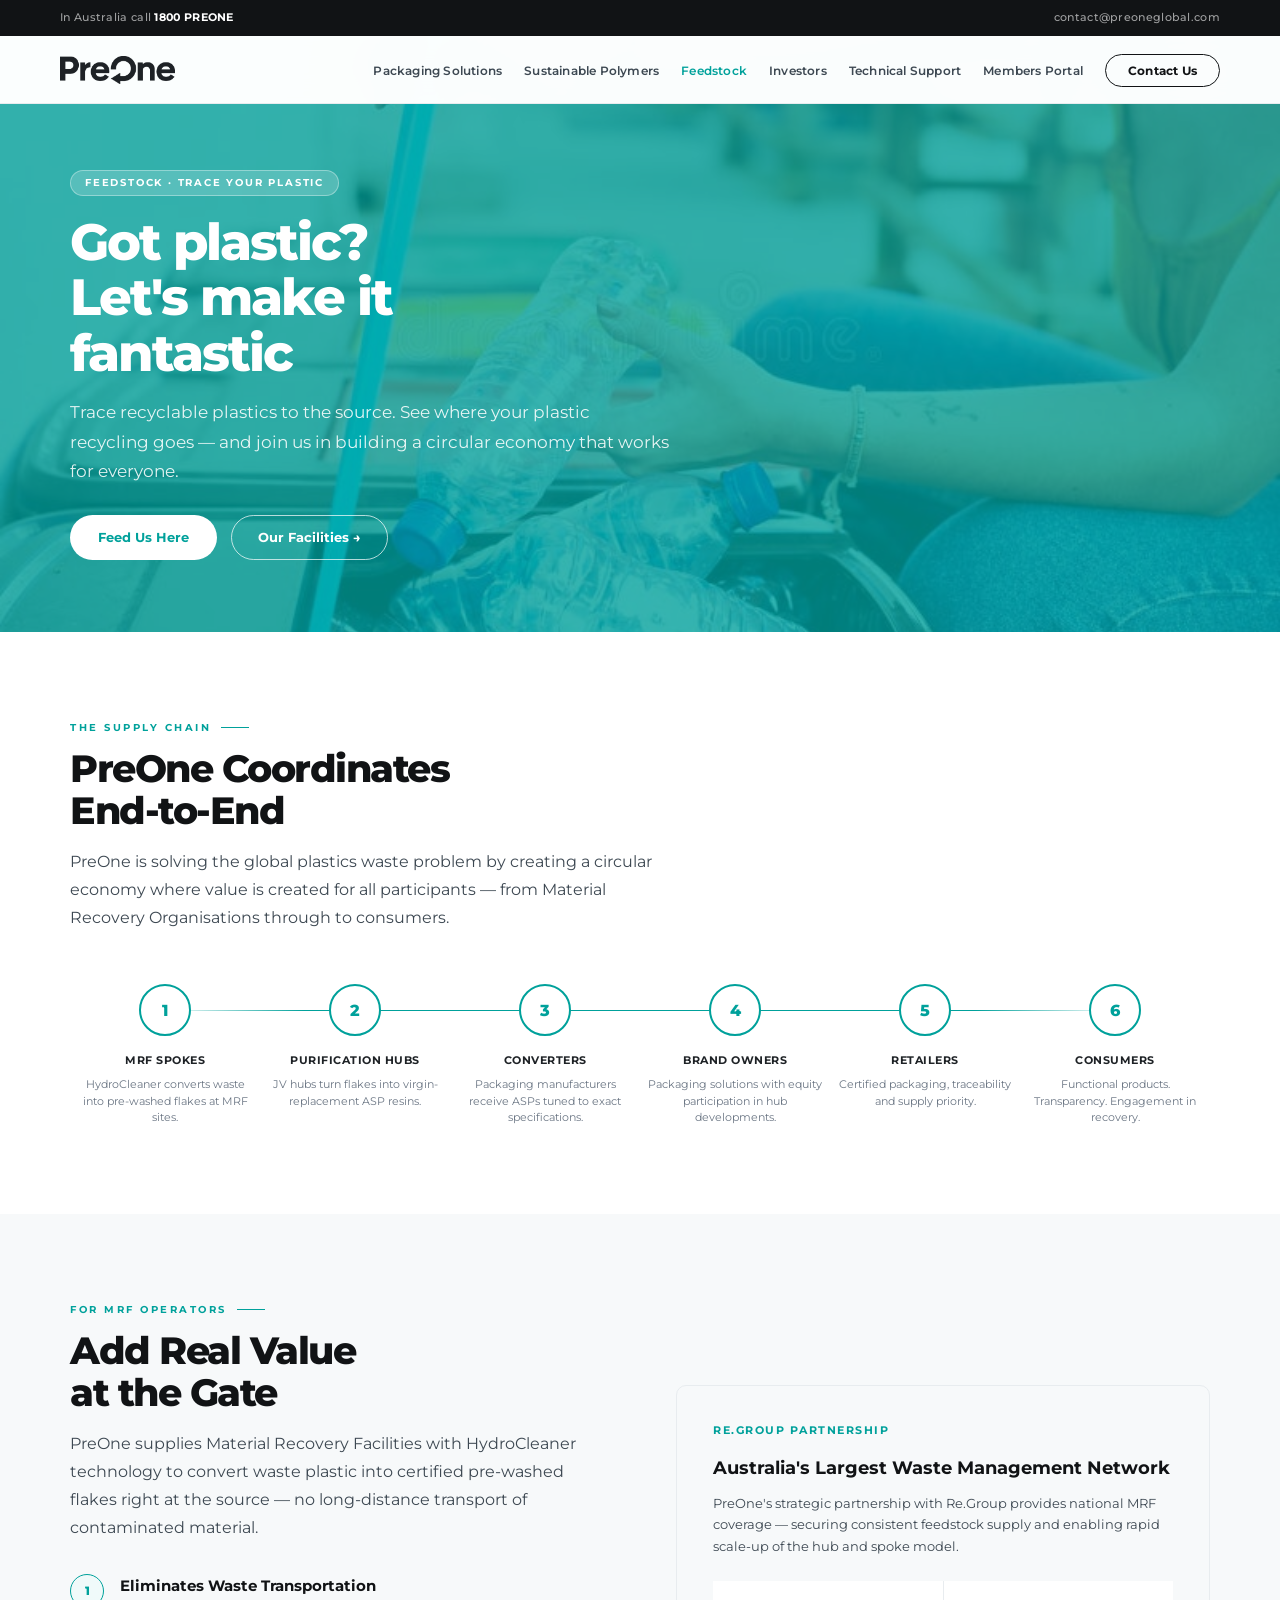
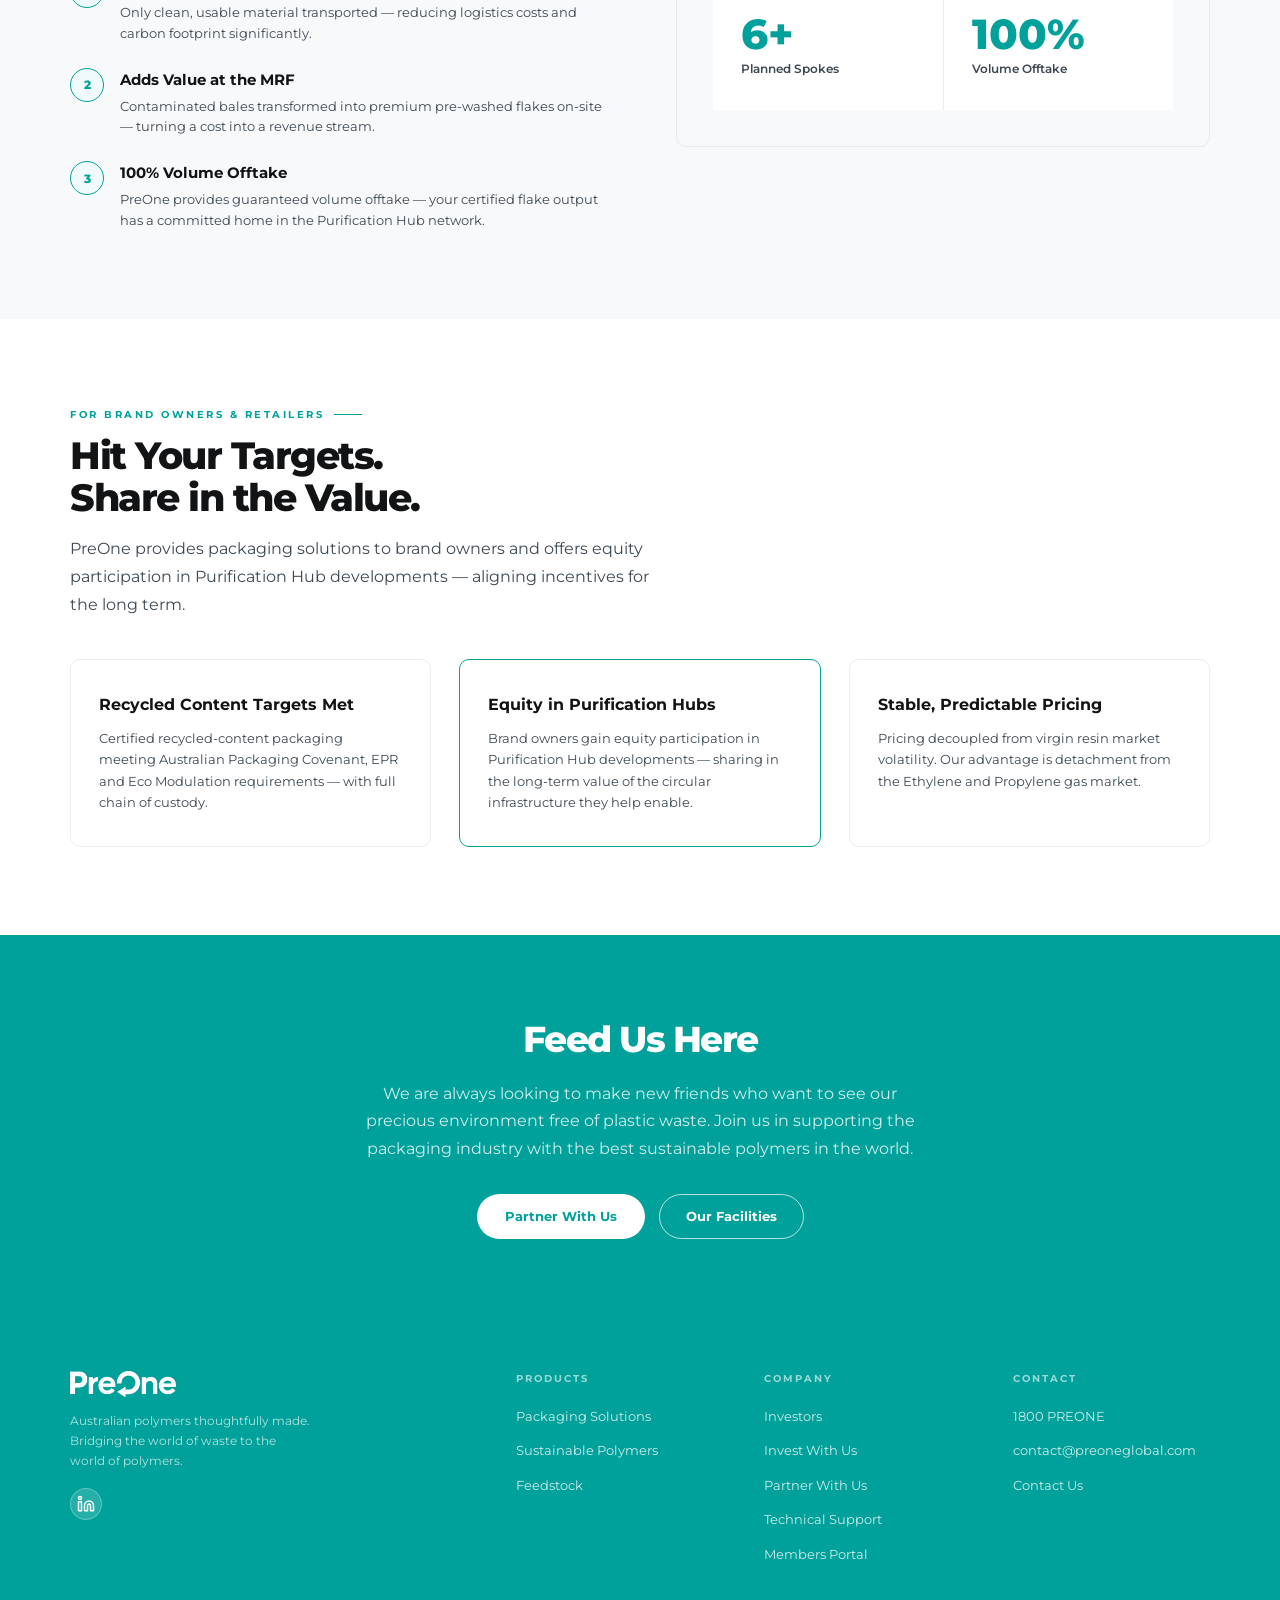
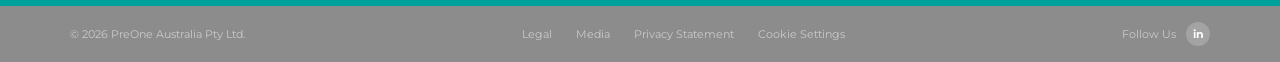
<file: feedstock.html>
<!DOCTYPE html>
<html lang="en">
<head>
<meta charset="UTF-8"><meta name="viewport" content="width=device-width, initial-scale=1.0">
<title>Feedstock — PreOne</title>
<link href="https://fonts.googleapis.com/css2?family=Montserrat:wght@300;400;500;600;700;800&display=swap" rel="stylesheet">
<link rel="stylesheet" href="assets/style.css">
</head>
<body>
<div id="nav-placeholder"></div>

<div class="page-hero" id="hero">
  <div class="page-hero-bg" style="background-image:url('assets/photo-recycling.jpg');"></div>
  <div class="container page-hero-inner">
    <div class="page-hero-tag">Feedstock · Trace Your Plastic</div>
    <h1 class="page-h1">Got plastic?<br>Let's make it<br>fantastic</h1>
    <p class="page-sub">Trace recyclable plastics to the source. See where your plastic recycling goes — and join us in building a circular economy that works for everyone.</p>
    <div class="page-actions">
      <a href="contact.html" class="btn-white">Feed Us Here</a>
      <a href="investors.html" class="btn-ghost-white">Our Facilities →</a>
    </div>
  </div>
</div>

<!-- Who We Work With -->
<section id="supply-chain">
  <div class="container">
    <div class="eyebrow reveal">The Supply Chain</div>
    <h2 class="h2 reveal reveal-d1">PreOne Coordinates<br>End-to-End</h2>
    <p class="body-text reveal reveal-d2" style="max-width:600px;margin-bottom:48px;">PreOne is solving the global plastics waste problem by creating a circular economy where value is created for all participants — from Material Recovery Organisations through to consumers.</p>
    <div class="process-strip process-strip-6 reveal" style="margin-top:52px;">
      <div class="process-line"></div>
      <div class="process-step"><div class="process-num">1</div><div class="process-title">MRF Spokes</div><div class="process-desc">HydroCleaner converts waste into pre-washed flakes at MRF sites.</div></div>
      <div class="process-step"><div class="process-num">2</div><div class="process-title">Purification Hubs</div><div class="process-desc">JV hubs turn flakes into virgin-replacement ASP resins.</div></div>
      <div class="process-step"><div class="process-num">3</div><div class="process-title">Converters</div><div class="process-desc">Packaging manufacturers receive ASPs tuned to exact specifications.</div></div>
      <div class="process-step"><div class="process-num">4</div><div class="process-title">Brand Owners</div><div class="process-desc">Packaging solutions with equity participation in hub developments.</div></div>
      <div class="process-step"><div class="process-num">5</div><div class="process-title">Retailers</div><div class="process-desc">Certified packaging, traceability and supply priority.</div></div>
      <div class="process-step"><div class="process-num">6</div><div class="process-title">Consumers</div><div class="process-desc">Functional products. Transparency. Engagement in recovery.</div></div>
    </div>
  </div>
</section>

<!-- MRF Operators -->
<section class="section-bg-light" id="mrf">
  <div class="container">
    <div class="two-col">
      <div>
        <div class="eyebrow reveal">For MRF Operators</div>
        <h2 class="h2 reveal reveal-d1">Add Real Value<br>at the Gate</h2>
        <p class="body-text reveal reveal-d2" style="margin-bottom:32px;">PreOne supplies Material Recovery Facilities with HydroCleaner technology to convert waste plastic into certified pre-washed flakes right at the source — no long-distance transport of contaminated material.</p>
        <div class="num-points reveal reveal-d2">
          <div class="num-point"><div class="num-badge">1</div><div><h3>Eliminates Waste Transportation</h3><p>Only clean, usable material transported — reducing logistics costs and carbon footprint significantly.</p></div></div>
          <div class="num-point"><div class="num-badge">2</div><div><h3>Adds Value at the MRF</h3><p>Contaminated bales transformed into premium pre-washed flakes on-site — turning a cost into a revenue stream.</p></div></div>
          <div class="num-point"><div class="num-badge">3</div><div><h3>100% Volume Offtake</h3><p>PreOne provides guaranteed volume offtake — your certified flake output has a committed home in the Purification Hub network.</p></div></div>
        </div>
      </div>
      <div class="reveal reveal-d1">
        <div style="background:var(--bg);border:1px solid var(--light-grey);border-radius:10px;padding:36px;">
          <div style="font-size:11px;font-weight:700;color:var(--tiffany);text-transform:uppercase;letter-spacing:1.5px;margin-bottom:14px;">Re.Group Partnership</div>
          <h3 class="h3">Australia's Largest Waste Management Network</h3>
          <p class="body-text-sm" style="margin:10px 0 24px;">PreOne's strategic partnership with Re.Group provides national MRF coverage — securing consistent feedstock supply and enabling rapid scale-up of the hub and spoke model.</p>
          <div class="stat-row" style="grid-template-columns:1fr 1fr;">
            <div class="stat-tile"><div class="stat-val">6+</div><div class="stat-lbl">Planned Spokes</div></div>
            <div class="stat-tile"><div class="stat-val">100%</div><div class="stat-lbl">Volume Offtake</div></div>
          </div>
        </div>
      </div>
    </div>
  </div>
</section>

<!-- Brand Owners -->
<section id="brands">
  <div class="container">
    <div class="eyebrow reveal">For Brand Owners &amp; Retailers</div>
    <h2 class="h2 reveal reveal-d1">Hit Your Targets.<br>Share in the Value.</h2>
    <p class="body-text reveal reveal-d2" style="max-width:600px;margin-bottom:40px;">PreOne provides packaging solutions to brand owners and offers equity participation in Purification Hub developments — aligning incentives for the long term.</p>
    <div class="three-col reveal reveal-d1">
      <div class="card"><h3>Recycled Content Targets Met</h3><p>Certified recycled-content packaging meeting Australian Packaging Covenant, EPR and Eco Modulation requirements — with full chain of custody.</p></div>
      <div class="card" style="border-color:var(--tiffany);"><h3>Equity in Purification Hubs</h3><p>Brand owners gain equity participation in Purification Hub developments — sharing in the long-term value of the circular infrastructure they help enable.</p></div>
      <div class="card"><h3>Stable, Predictable Pricing</h3><p>Pricing decoupled from virgin resin market volatility. Our advantage is detachment from the Ethylene and Propylene gas market.</p></div>
    </div>
  </div>
</section>

<div class="cta-band">
  <div class="cta-inner">
    <h2>Feed Us Here</h2>
    <p>We are always looking to make new friends who want to see our precious environment free of plastic waste. Join us in supporting the packaging industry with the best sustainable polymers in the world.</p>
    <div class="cta-actions"><a href="contact.html" class="btn-white">Partner With Us</a><a href="investors.html" class="btn-ghost-white">Our Facilities</a></div>
  </div>
</div>
<div id="footer-placeholder"></div>
<script src="assets/chrome.js"></script>
</body>
</html>
</file>
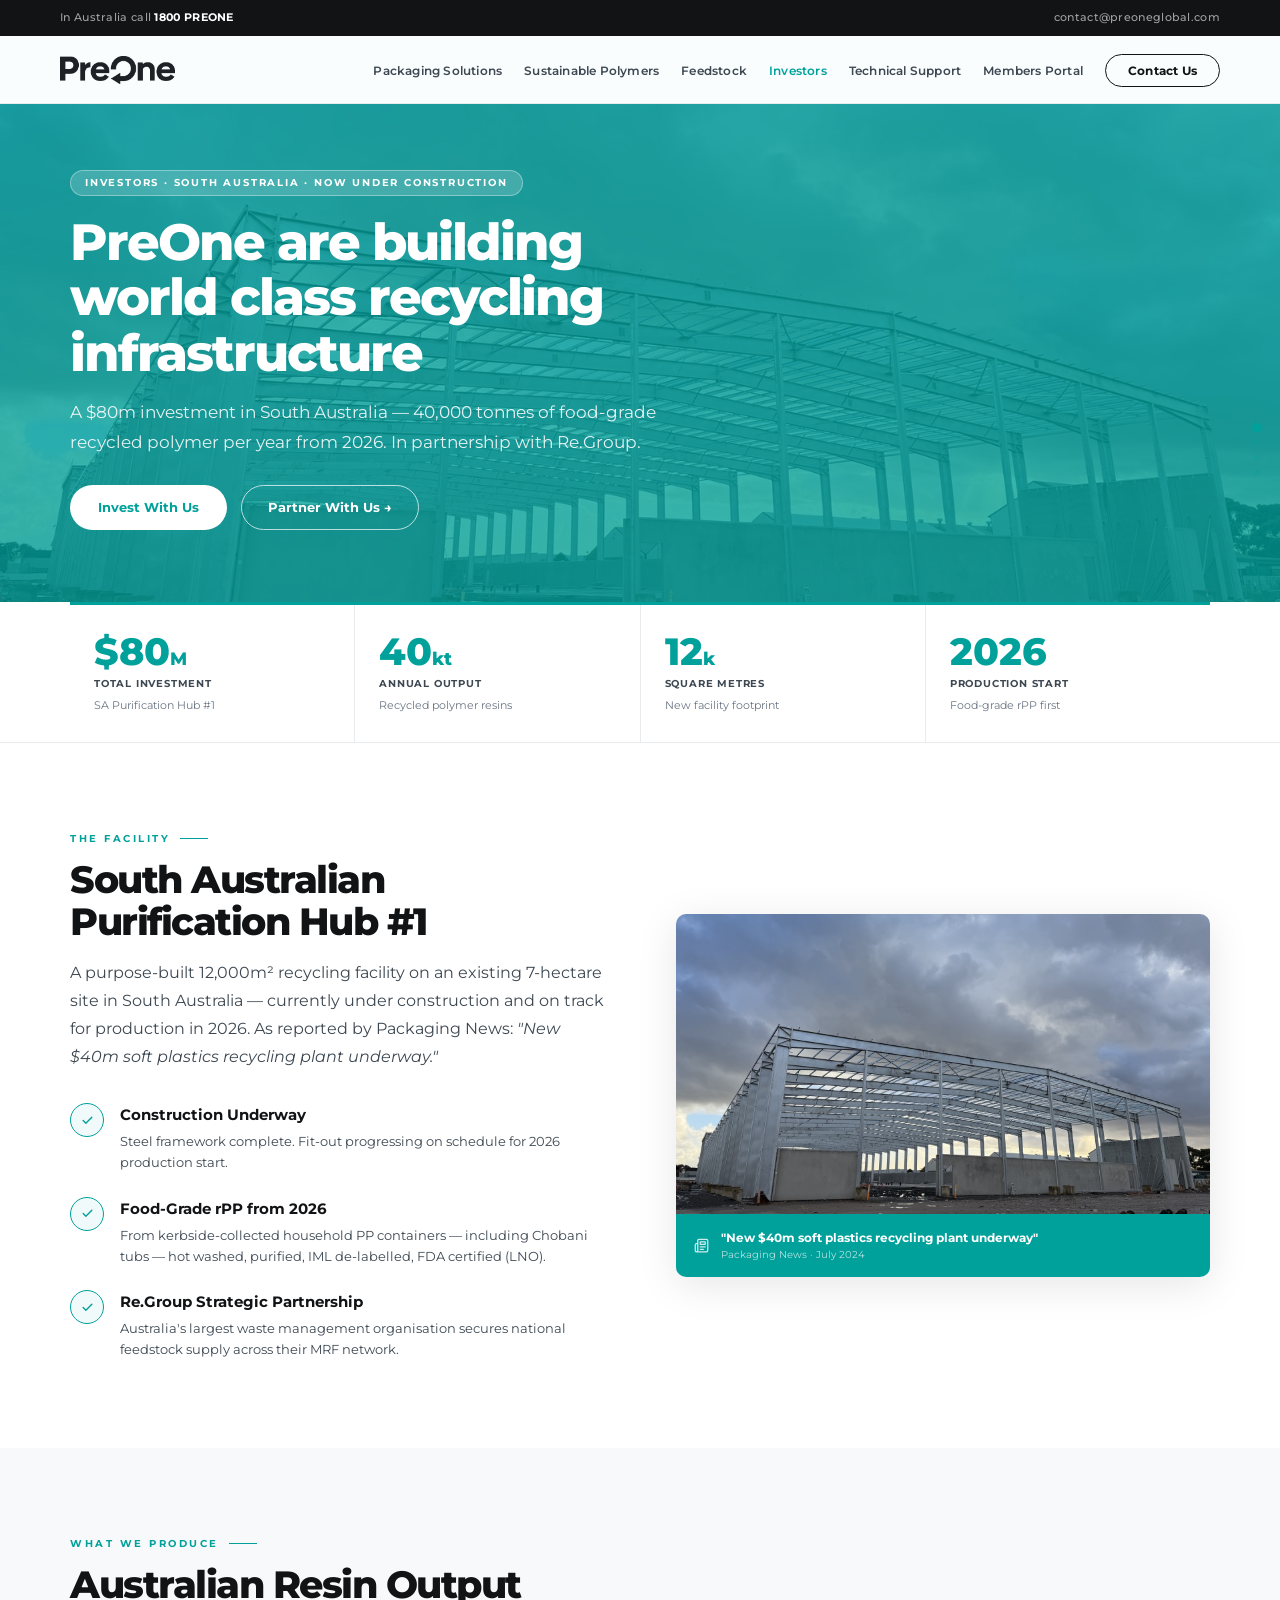
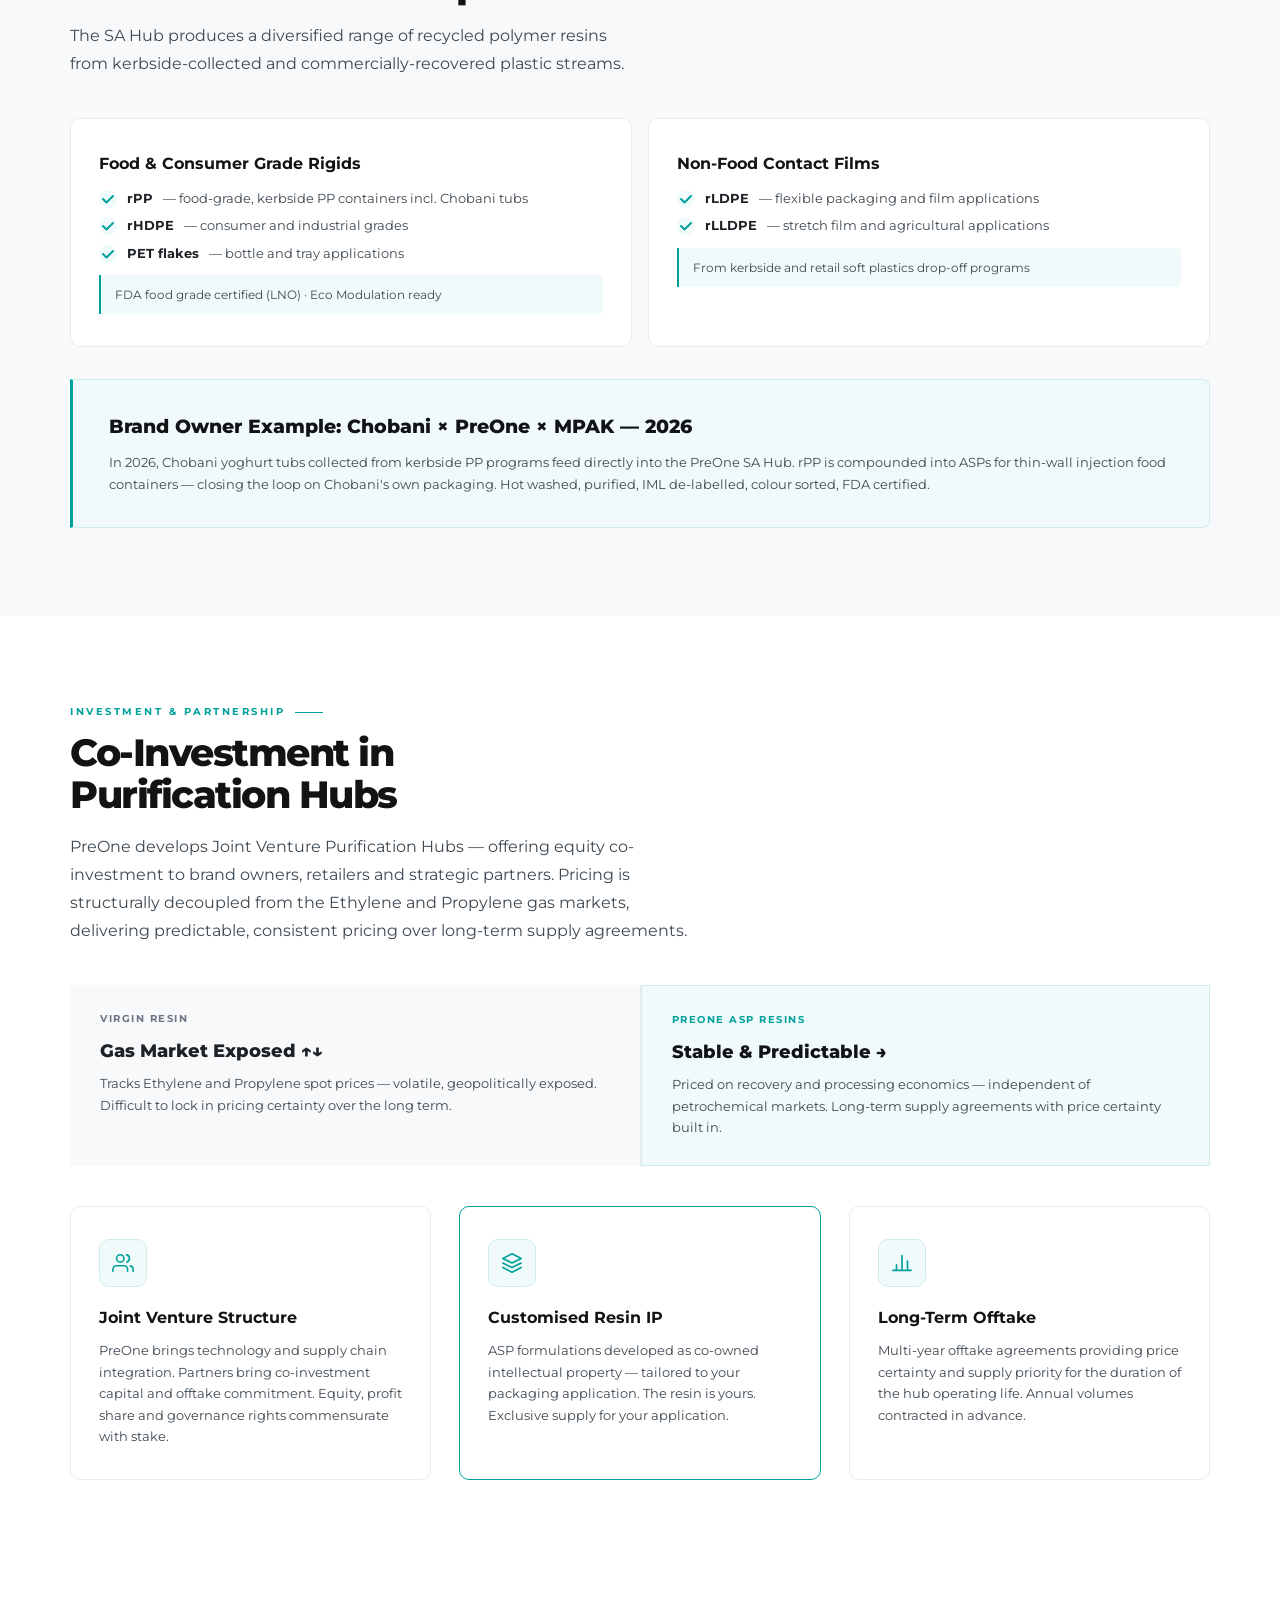
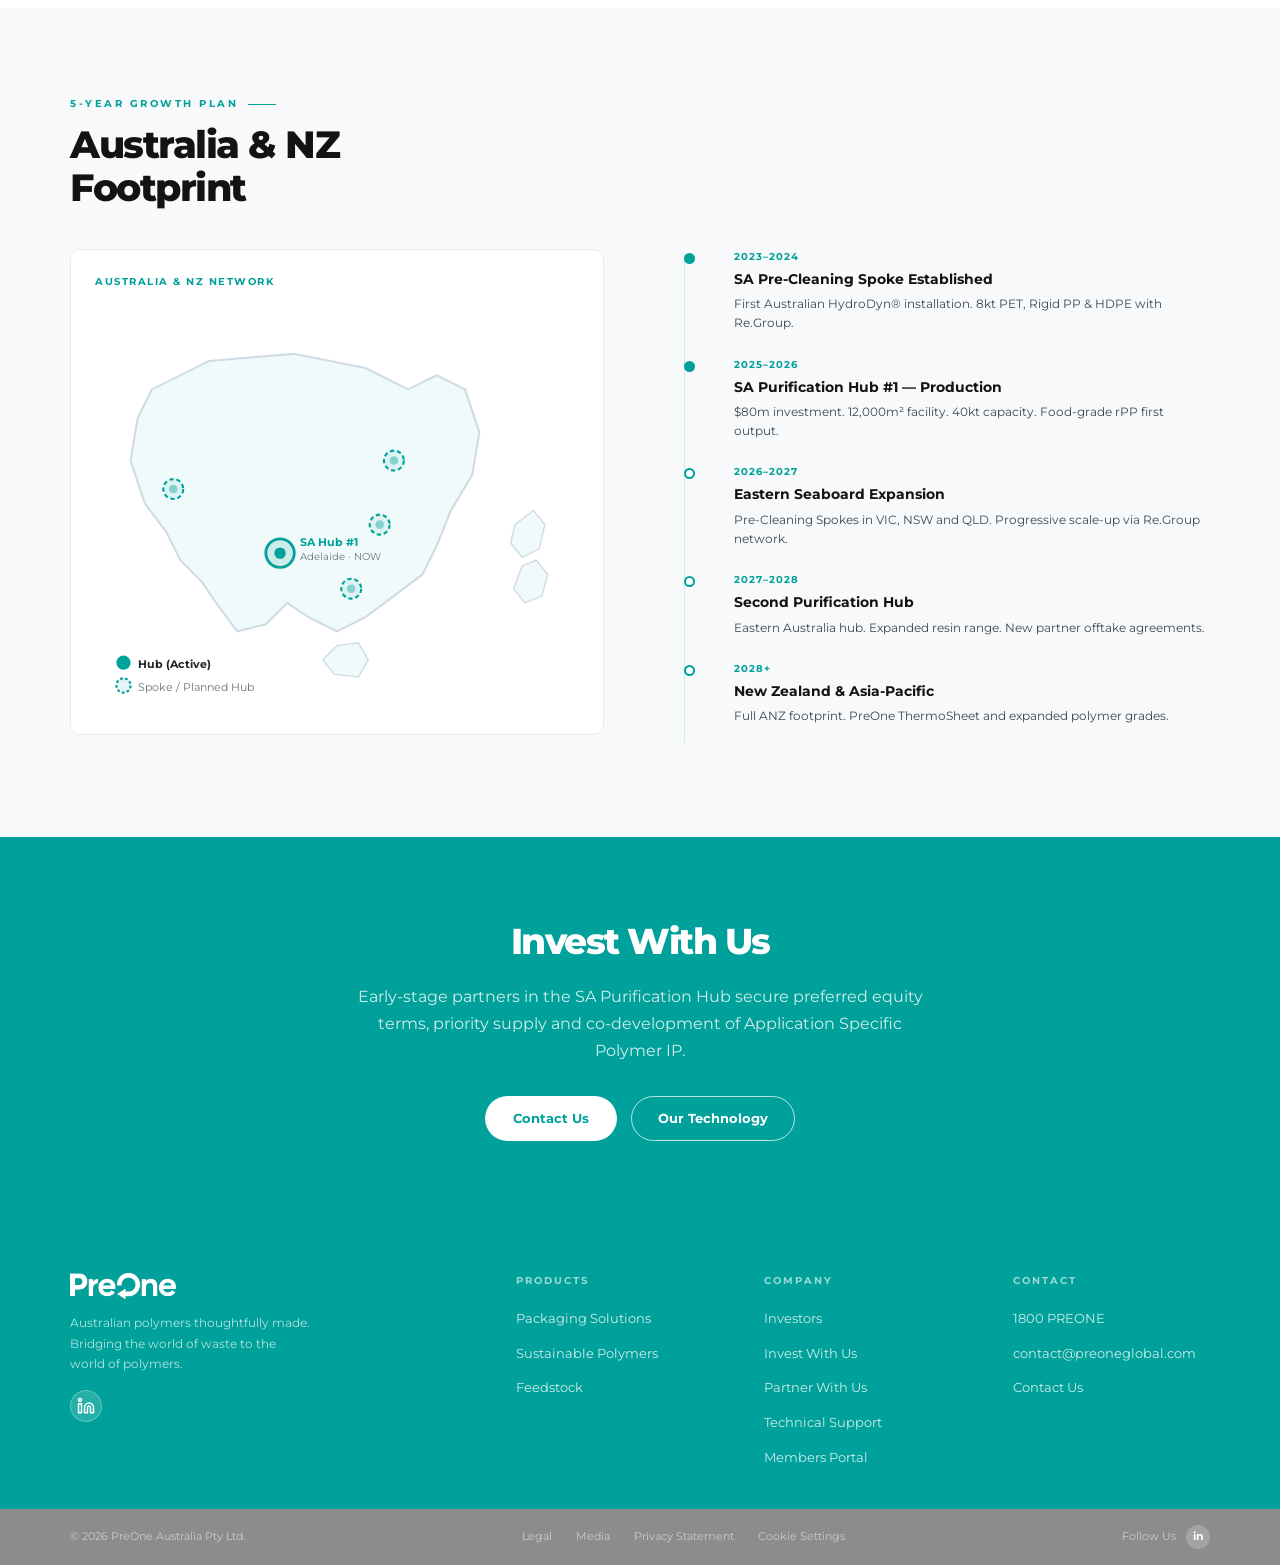
<file: investors.html>
<!DOCTYPE html>
<html lang="en">
<head>
<meta charset="UTF-8"><meta name="viewport" content="width=device-width, initial-scale=1.0">
<title>Investors — PreOne</title>
<link href="https://fonts.googleapis.com/css2?family=Montserrat:wght@300;400;500;600;700;800&display=swap" rel="stylesheet">
<link rel="stylesheet" href="assets/style.css">
</head>
<body>
<div id="nav-placeholder"></div>
<div class="page-dots">
  <button class="page-dot"></button><button class="page-dot"></button>
  <button class="page-dot"></button><button class="page-dot"></button>
</div>

<!-- HERO — actual Adelaide facility photo -->
<div class="page-hero" id="hero">
  <div class="page-hero-bg" style="background-image:url('assets/photo-facility.jpg');"></div>
  <div class="container page-hero-inner">
    <div class="page-hero-tag">Investors · South Australia · Now Under Construction</div>
    <h1 class="page-h1">PreOne are building<br>world class recycling<br>infrastructure</h1>
    <p class="page-sub">A $80m investment in South Australia — 40,000 tonnes of food-grade recycled polymer per year from 2026. In partnership with Re.Group.</p>
    <div class="page-actions">
      <a href="#investment" class="btn-white">Invest With Us</a>
      <a href="contact.html" class="btn-ghost-white">Partner With Us →</a>
    </div>
  </div>
</div>

<!-- METRICS flush under hero -->
<div style="background:var(--white);border-bottom:1px solid var(--light-grey);">
  <div class="container" style="padding-top:0;padding-bottom:0;">
    <div class="metric-row">
      <div class="metric-tile"><div class="metric-val">$80<span class="metric-unit">M</span></div><div class="metric-lbl">Total Investment</div><div class="metric-desc">SA Purification Hub #1</div></div>
      <div class="metric-tile"><div class="metric-val">40<span class="metric-unit">kt</span></div><div class="metric-lbl">Annual Output</div><div class="metric-desc">Recycled polymer resins</div></div>
      <div class="metric-tile"><div class="metric-val">12<span class="metric-unit">k</span></div><div class="metric-lbl">Square Metres</div><div class="metric-desc">New facility footprint</div></div>
      <div class="metric-tile"><div class="metric-val">2026</div><div class="metric-lbl">Production Start</div><div class="metric-desc">Food-grade rPP first</div></div>
    </div>
  </div>
</div>

<!-- THE FACILITY -->
<section id="facility">
  <div class="container">
    <div class="two-col">
      <div>
        <div class="eyebrow reveal">The Facility</div>
        <h2 class="h2 reveal reveal-d1">South Australian<br>Purification Hub #1</h2>
        <p class="body-text reveal reveal-d2" style="margin-bottom:32px;">A purpose-built 12,000m² recycling facility on an existing 7-hectare site in South Australia — currently under construction and on track for production in 2026. As reported by Packaging News: <em>"New $40m soft plastics recycling plant underway."</em></p>
        <div class="num-points reveal reveal-d2">
          <div class="num-point">
            <div class="num-badge"><svg width="13" height="13" viewBox="0 0 24 24" fill="none" stroke="#00A19B" stroke-width="2.5" stroke-linecap="round" stroke-linejoin="round"><polyline points="20 6 9 17 4 12"/></svg></div>
            <div><h3>Construction Underway</h3><p>Steel framework complete. Fit-out progressing on schedule for 2026 production start.</p></div>
          </div>
          <div class="num-point">
            <div class="num-badge"><svg width="13" height="13" viewBox="0 0 24 24" fill="none" stroke="#00A19B" stroke-width="2.5" stroke-linecap="round" stroke-linejoin="round"><polyline points="20 6 9 17 4 12"/></svg></div>
            <div><h3>Food-Grade rPP from 2026</h3><p>From kerbside-collected household PP containers — including Chobani tubs — hot washed, purified, IML de-labelled, FDA certified (LNO).</p></div>
          </div>
          <div class="num-point">
            <div class="num-badge"><svg width="13" height="13" viewBox="0 0 24 24" fill="none" stroke="#00A19B" stroke-width="2.5" stroke-linecap="round" stroke-linejoin="round"><polyline points="20 6 9 17 4 12"/></svg></div>
            <div><h3>Re.Group Strategic Partnership</h3><p>Australia's largest waste management organisation secures national feedstock supply across their MRF network.</p></div>
          </div>
        </div>
      </div>
      <div class="reveal reveal-d1">
        <div style="border-radius:10px;overflow:hidden;box-shadow:0 8px 40px rgba(0,0,0,0.1);">
          <img src="assets/photo-facility.jpg" alt="SA Purification Hub under construction" style="width:100%;height:300px;object-fit:cover;display:block;">
          <div style="background:var(--tiffany);padding:14px 18px;display:flex;align-items:center;gap:12px;">
            <svg width="15" height="15" viewBox="0 0 24 24" fill="none" stroke="rgba(255,255,255,0.8)" stroke-width="2" stroke-linecap="round" stroke-linejoin="round"><path d="M4 22h16a2 2 0 0 0 2-2V4a2 2 0 0 0-2-2H8a2 2 0 0 0-2 2v16a2 2 0 0 1-2 2zm0 0a2 2 0 0 1-2-2v-9c0-1.1.9-2 2-2h2"/><path d="M18 14h-8M15 18h-5M10 6h8v4h-8V6z"/></svg>
            <div><div style="font-size:12px;font-weight:700;color:var(--white);">"New $40m soft plastics recycling plant underway"</div><div style="font-size:10px;color:rgba(255,255,255,0.7);">Packaging News · July 2024</div></div>
          </div>
        </div>
      </div>
    </div>
  </div>
</section>

<!-- WHAT WE PRODUCE -->
<section class="section-bg-light" id="products">
  <div class="container">
    <div class="eyebrow reveal">What We Produce</div>
    <h2 class="h2 reveal reveal-d1">Australian Resin Output</h2>
    <p class="body-text reveal reveal-d2" style="max-width:560px;margin-bottom:40px;">The SA Hub produces a diversified range of recycled polymer resins from kerbside-collected and commercially-recovered plastic streams.</p>
    <div style="display:grid;grid-template-columns:1fr 1fr;gap:16px;margin-bottom:32px;" class="reveal reveal-d1">
      <div class="card">
        <h3>Food &amp; Consumer Grade Rigids</h3>
        <ul class="check-list" style="margin:12px 0;">
          <li><strong style="color:var(--dark);">rPP</strong> — food-grade, kerbside PP containers incl. Chobani tubs</li>
          <li><strong style="color:var(--dark);">rHDPE</strong> — consumer and industrial grades</li>
          <li><strong style="color:var(--dark);">PET flakes</strong> — bottle and tray applications</li>
        </ul>
        <div style="padding:10px 14px;background:var(--tiffany-bg);border-left:2px solid var(--tiffany);border-radius:0 4px 4px 0;font-size:12px;color:var(--mid);">FDA food grade certified (LNO) · Eco Modulation ready</div>
      </div>
      <div class="card">
        <h3>Non-Food Contact Films</h3>
        <ul class="check-list" style="margin:12px 0;">
          <li><strong style="color:var(--dark);">rLDPE</strong> — flexible packaging and film applications</li>
          <li><strong style="color:var(--dark);">rLLDPE</strong> — stretch film and agricultural applications</li>
        </ul>
        <div style="padding:10px 14px;background:var(--tiffany-bg);border-left:2px solid var(--tiffany);border-radius:0 4px 4px 0;font-size:12px;color:var(--mid);">From kerbside and retail soft plastics drop-off programs</div>
      </div>
    </div>
    <div class="accent-box reveal">
      <h3>Brand Owner Example: Chobani × PreOne × MPAK — 2026</h3>
      <p style="margin-top:8px;">In 2026, Chobani yoghurt tubs collected from kerbside PP programs feed directly into the PreOne SA Hub. rPP is compounded into ASPs for thin-wall injection food containers — closing the loop on Chobani's own packaging. Hot washed, purified, IML de-labelled, colour sorted, FDA certified.</p>
    </div>
  </div>
</section>

<!-- INVESTMENT -->
<section id="investment">
  <div class="container">
    <div class="eyebrow reveal">Investment &amp; Partnership</div>
    <h2 class="h2 reveal reveal-d1">Co-Investment in<br>Purification Hubs</h2>
    <p class="body-text reveal reveal-d2" style="max-width:640px;margin-bottom:40px;">PreOne develops Joint Venture Purification Hubs — offering equity co-investment to brand owners, retailers and strategic partners. Pricing is structurally decoupled from the Ethylene and Propylene gas markets, delivering predictable, consistent pricing over long-term supply agreements.</p>

    <div style="display:grid;grid-template-columns:1fr 1fr;gap:1px;background:var(--light-grey);margin-bottom:40px;" class="reveal reveal-d1">
      <div style="background:var(--bg);padding:26px 30px;">
        <div style="font-size:10px;font-weight:700;color:var(--steel);text-transform:uppercase;letter-spacing:1.5px;margin-bottom:10px;">Virgin Resin</div>
        <div style="font-size:18px;font-weight:800;color:var(--dark);margin-bottom:8px;">Gas Market Exposed ↑↓</div>
        <p class="body-text-sm">Tracks Ethylene and Propylene spot prices — volatile, geopolitically exposed. Difficult to lock in pricing certainty over the long term.</p>
      </div>
      <div style="background:var(--tiffany-bg);border:1px solid var(--tiffany-mid);padding:26px 30px;">
        <div style="font-size:10px;font-weight:700;color:var(--tiffany);text-transform:uppercase;letter-spacing:1.5px;margin-bottom:10px;">PreOne ASP Resins</div>
        <div style="font-size:18px;font-weight:800;color:var(--near-black);margin-bottom:8px;">Stable &amp; Predictable →</div>
        <p class="body-text-sm">Priced on recovery and processing economics — independent of petrochemical markets. Long-term supply agreements with price certainty built in.</p>
      </div>
    </div>

    <div class="three-col reveal reveal-d1" style="margin-bottom:40px;">
      <div class="card"><div class="card-icon"><svg width="22" height="22" viewBox="0 0 24 24" fill="none" stroke="#00A19B" stroke-width="1.8" stroke-linecap="round" stroke-linejoin="round"><path d="M17 21v-2a4 4 0 0 0-4-4H5a4 4 0 0 0-4 4v2"/><circle cx="9" cy="7" r="4"/><path d="M23 21v-2a4 4 0 0 0-3-3.87M16 3.13a4 4 0 0 1 0 7.75"/></svg></div><h3>Joint Venture Structure</h3><p>PreOne brings technology and supply chain integration. Partners bring co-investment capital and offtake commitment. Equity, profit share and governance rights commensurate with stake.</p></div>
      <div class="card" style="border-color:var(--tiffany);"><div class="card-icon"><svg width="22" height="22" viewBox="0 0 24 24" fill="none" stroke="#00A19B" stroke-width="1.8" stroke-linecap="round" stroke-linejoin="round"><path d="M12 2L2 7l10 5 10-5-10-5z"/><path d="M2 17l10 5 10-5M2 12l10 5 10-5"/></svg></div><h3>Customised Resin IP</h3><p>ASP formulations developed as co-owned intellectual property — tailored to your packaging application. The resin is yours. Exclusive supply for your application.</p></div>
      <div class="card"><div class="card-icon"><svg width="22" height="22" viewBox="0 0 24 24" fill="none" stroke="#00A19B" stroke-width="1.8" stroke-linecap="round" stroke-linejoin="round"><line x1="18" y1="20" x2="18" y2="10"/><line x1="12" y1="20" x2="12" y2="4"/><line x1="6" y1="20" x2="6" y2="14"/><line x1="2" y1="20" x2="22" y2="20"/></svg></div><h3>Long-Term Offtake</h3><p>Multi-year offtake agreements providing price certainty and supply priority for the duration of the hub operating life. Annual volumes contracted in advance.</p></div>
    </div>
  </div>
</section>

<!-- 5 YEAR PLAN -->
<section class="section-bg-light" id="plan">
  <div class="container">
    <div class="eyebrow reveal">5-Year Growth Plan</div>
    <h2 class="h2 reveal reveal-d1">Australia &amp; NZ<br>Footprint</h2>
    <div class="two-col-start reveal reveal-d1" style="margin-top:40px;">
      <div>
        <div style="background:var(--white);border:1px solid var(--light-grey);border-radius:10px;padding:24px;">
          <div style="font-size:10px;font-weight:700;color:var(--tiffany);text-transform:uppercase;letter-spacing:1.5px;margin-bottom:14px;">Australia &amp; NZ Network</div>
          <svg viewBox="0 0 340 280" fill="none" xmlns="http://www.w3.org/2000/svg" style="width:100%;">
            <path d="M 40 60 L 80 40 L 140 35 L 190 45 L 220 60 L 240 50 L 260 60 L 270 90 L 265 120 L 250 145 L 240 170 L 230 190 L 210 205 L 190 220 L 170 230 L 150 220 L 135 210 L 120 225 L 100 230 L 85 210 L 75 195 L 60 180 L 50 160 L 35 140 L 25 110 L 30 80 Z" stroke="#d0dce4" stroke-width="1.5" fill="#f0fafa"/>
            <path d="M 170 240 L 185 238 L 192 250 L 185 262 L 168 260 L 160 250 Z" stroke="#d0dce4" stroke-width="1" fill="#f0fafa"/>
            <path d="M 295 155 L 308 145 L 316 155 L 312 172 L 300 178 L 292 168 Z" stroke="#d0dce4" stroke-width="1" fill="#f0fafa"/>
            <path d="M 300 184 L 310 180 L 318 190 L 314 205 L 302 210 L 294 200 Z" stroke="#d0dce4" stroke-width="1" fill="#f0fafa"/>
            <circle cx="130" cy="175" r="10" fill="rgba(0,161,155,0.15)" stroke="#00A19B" stroke-width="2"/><circle cx="130" cy="175" r="4" fill="#00A19B"/>
            <text x="144" y="170" font-family="Montserrat,sans-serif" font-size="8" font-weight="700" fill="#00A19B">SA Hub #1</text>
            <text x="144" y="180" font-family="Montserrat,sans-serif" font-size="7" fill="#6b7684">Adelaide · NOW</text>
            <circle cx="55" cy="130" r="7" fill="rgba(0,161,155,0.08)" stroke="#00A19B" stroke-width="1.5" stroke-dasharray="3 2"/><circle cx="55" cy="130" r="3" fill="rgba(0,161,155,0.4)"/>
            <circle cx="180" cy="200" r="7" fill="rgba(0,161,155,0.08)" stroke="#00A19B" stroke-width="1.5" stroke-dasharray="3 2"/><circle cx="180" cy="200" r="3" fill="rgba(0,161,155,0.4)"/>
            <circle cx="210" cy="110" r="7" fill="rgba(0,161,155,0.08)" stroke="#00A19B" stroke-width="1.5" stroke-dasharray="3 2"/><circle cx="210" cy="110" r="3" fill="rgba(0,161,155,0.4)"/>
            <circle cx="200" cy="155" r="7" fill="rgba(0,161,155,0.08)" stroke="#00A19B" stroke-width="1.5" stroke-dasharray="3 2"/><circle cx="200" cy="155" r="3" fill="rgba(0,161,155,0.4)"/>
            <circle cx="20" cy="252" r="5" fill="#00A19B"/>
            <text x="30" y="256" font-family="Montserrat,sans-serif" font-size="7.5" font-weight="700" fill="#1e2226">Hub (Active)</text>
            <circle cx="20" cy="268" r="5" fill="rgba(0,161,155,0.1)" stroke="#00A19B" stroke-width="1.5" stroke-dasharray="2 1.5"/>
            <text x="30" y="272" font-family="Montserrat,sans-serif" font-size="7.5" fill="#6b7684">Spoke / Planned Hub</text>
          </svg>
        </div>
      </div>
      <div>
        <div class="timeline">
          <div class="tl-item active"><div class="tl-dot"></div><div class="tl-year">2023–2024</div><h4>SA Pre-Cleaning Spoke Established</h4><p>First Australian HydroDyn® installation. 8kt PET, Rigid PP &amp; HDPE with Re.Group.</p></div>
          <div class="tl-item active"><div class="tl-dot"></div><div class="tl-year">2025–2026</div><h4>SA Purification Hub #1 — Production</h4><p>$80m investment. 12,000m² facility. 40kt capacity. Food-grade rPP first output.</p></div>
          <div class="tl-item"><div class="tl-dot"></div><div class="tl-year">2026–2027</div><h4>Eastern Seaboard Expansion</h4><p>Pre-Cleaning Spokes in VIC, NSW and QLD. Progressive scale-up via Re.Group network.</p></div>
          <div class="tl-item"><div class="tl-dot"></div><div class="tl-year">2027–2028</div><h4>Second Purification Hub</h4><p>Eastern Australia hub. Expanded resin range. New partner offtake agreements.</p></div>
          <div class="tl-item"><div class="tl-dot"></div><div class="tl-year">2028+</div><h4>New Zealand &amp; Asia-Pacific</h4><p>Full ANZ footprint. PreOne ThermoSheet and expanded polymer grades.</p></div>
        </div>
      </div>
    </div>
  </div>
</section>

<div class="cta-band">
  <div class="cta-inner">
    <h2>Invest With Us</h2>
    <p>Early-stage partners in the SA Purification Hub secure preferred equity terms, priority supply and co-development of Application Specific Polymer IP.</p>
    <div class="cta-actions"><a href="contact.html" class="btn-white">Contact Us</a><a href="sustainable-polymers.html" class="btn-ghost-white">Our Technology</a></div>
  </div>
</div>
<div id="footer-placeholder"></div>
<script src="assets/chrome.js"></script>
</body>
</html>
</file>
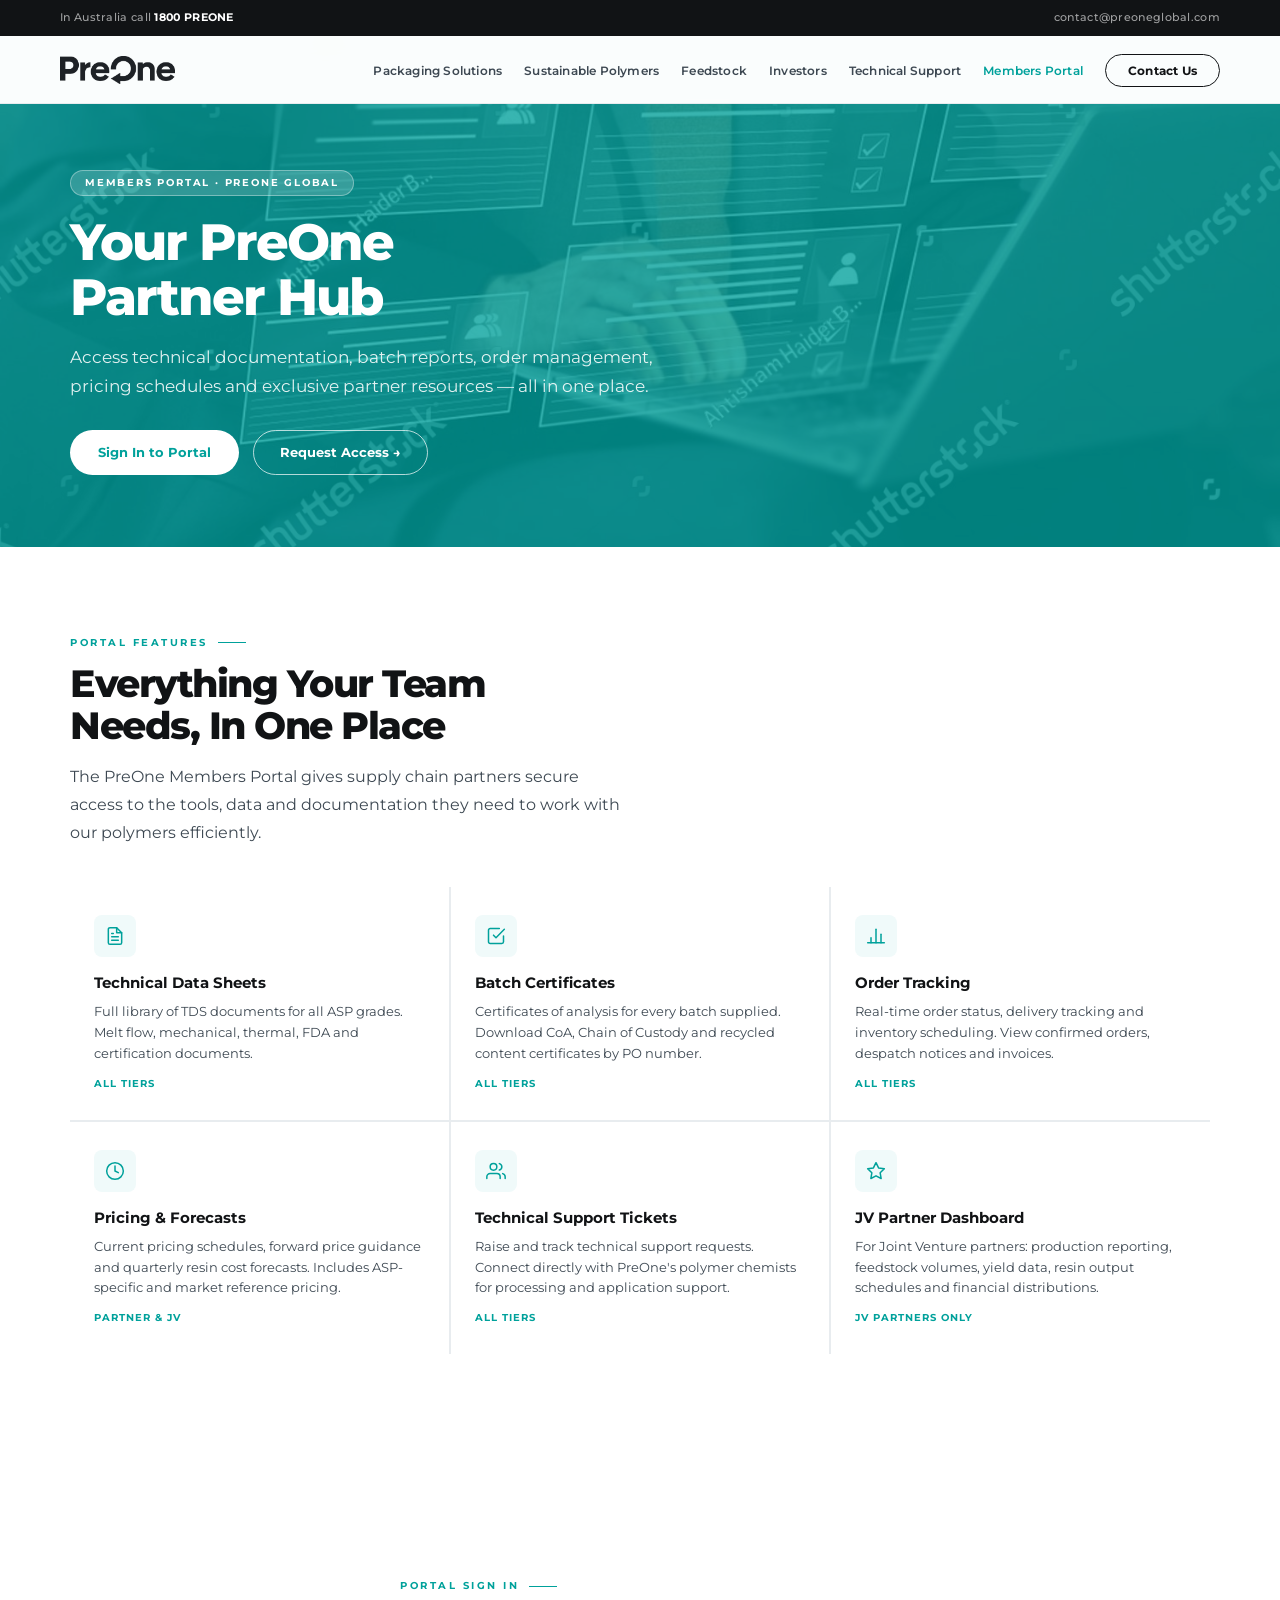
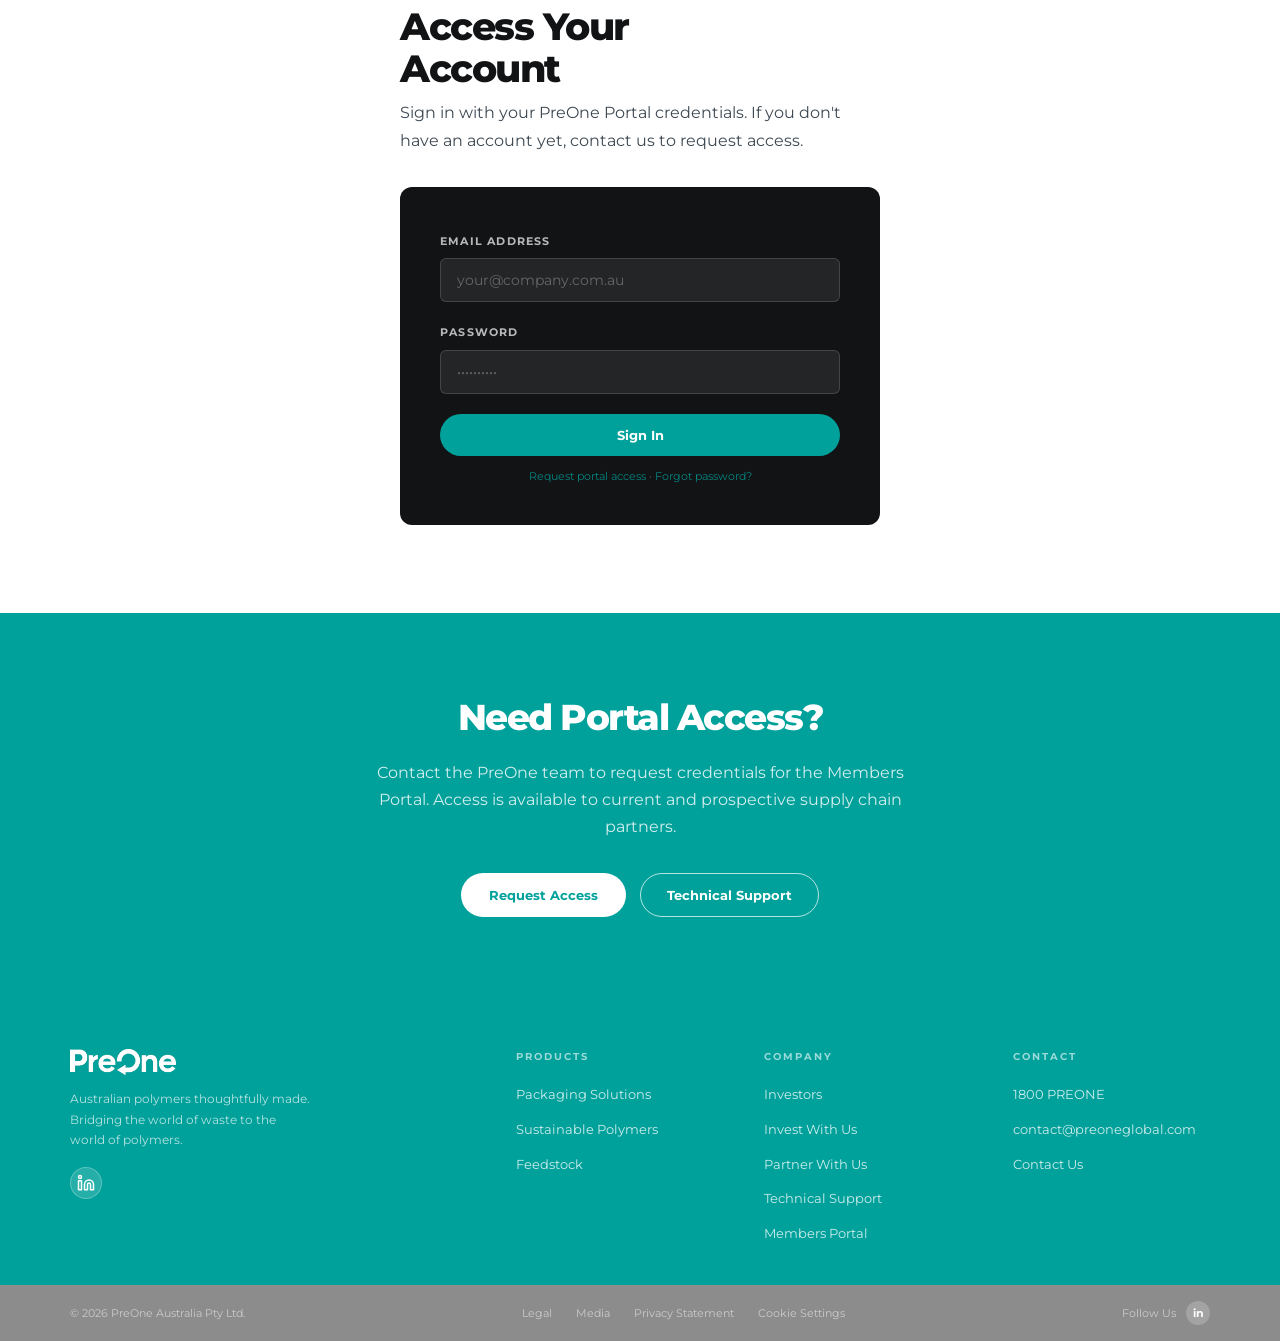
<file: members-portal.html>
<!DOCTYPE html>
<html lang="en">
<head>
<meta charset="UTF-8"><meta name="viewport" content="width=device-width, initial-scale=1.0">
<title>Members Portal — PreOne</title>
<link href="https://fonts.googleapis.com/css2?family=Montserrat:wght@300;400;500;600;700;800&display=swap" rel="stylesheet">
<link rel="stylesheet" href="assets/style.css">
<style>
  .portal-grid { display: grid; grid-template-columns: 1fr 1fr 1fr; gap: 2px; background: var(--light-grey); margin-bottom: 48px; }
  .portal-tile { background: var(--white); padding: 28px 24px; }
  .portal-tile:hover { background: var(--tiffany-bg); }
  .portal-tile-icon { width: 42px; height: 42px; border-radius: 8px; background: var(--tiffany-bg); display: flex; align-items: center; justify-content: center; margin-bottom: 14px; }
  .portal-tile h3 { font-size: 15px; font-weight: 700; margin-bottom: 6px; color: var(--near-black); }
  .portal-tile p { font-size: 13px; color: var(--mid); line-height: 1.6; }
  .portal-tile .tile-tag { font-size: 10px; font-weight: 700; text-transform: uppercase; letter-spacing: 1px; color: var(--tiffany); margin-top: 12px; }
  .login-box { background: var(--near-black); border-radius: 12px; padding: 40px; color: white; }
  .login-box label { color: rgba(255,255,255,0.7); font-size: 11px; font-weight: 700; text-transform: uppercase; letter-spacing: 1.2px; }
  .login-box input { background: rgba(255,255,255,0.08); border: 1px solid rgba(255,255,255,0.15); color: white; border-radius: 6px; padding: 12px 16px; font-size: 14px; width: 100%; margin-top: 6px; margin-bottom: 16px; font-family: inherit; }
  .login-box input::placeholder { color: rgba(255,255,255,0.3); }
  .login-box input:focus { outline: none; border-color: var(--tiffany); }
  .tier-badge { display: inline-block; padding: 3px 10px; border-radius: 99px; font-size: 10px; font-weight: 700; text-transform: uppercase; letter-spacing: 1px; }
  .tier-standard { background: var(--light-grey); color: var(--mid); }
  .tier-partner { background: var(--tiffany-bg); color: var(--tiffany); border: 1px solid var(--tiffany-mid); }
  .tier-jv { background: var(--near-black); color: var(--white); }
</style>
</head>
<body>
<div id="nav-placeholder"></div>

<!-- HERO with dark sophisticated treatment -->
<div class="page-hero" id="hero">
  <div class="page-hero-bg" style="background-image:url('assets/photo-portal.jpg');"></div>
  <div class="container page-hero-inner">
    <div class="page-hero-tag">Members Portal · PreOne Global</div>
    <h1 class="page-h1">Your PreOne<br>Partner Hub</h1>
    <p class="page-sub">Access technical documentation, batch reports, order management, pricing schedules and exclusive partner resources — all in one place.</p>
    <div class="page-actions">
      <a href="#login" class="btn-white">Sign In to Portal</a>
      <a href="contact.html" class="btn-ghost-white">Request Access →</a>
    </div>
  </div>
</div>

<!-- Portal overview: what members get -->
<section id="overview">
  <div class="container">
    <div class="eyebrow reveal">Portal Features</div>
    <h2 class="h2 reveal reveal-d1">Everything Your Team<br>Needs, In One Place</h2>
    <p class="body-text reveal reveal-d2" style="max-width:560px;margin-bottom:40px;">The PreOne Members Portal gives supply chain partners secure access to the tools, data and documentation they need to work with our polymers efficiently.</p>

    <div class="portal-grid reveal reveal-d1">
      <div class="portal-tile">
        <div class="portal-tile-icon"><svg width="20" height="20" viewBox="0 0 24 24" fill="none" stroke="#00A19B" stroke-width="1.8" stroke-linecap="round" stroke-linejoin="round"><path d="M14 2H6a2 2 0 0 0-2 2v16a2 2 0 0 0 2 2h12a2 2 0 0 0 2-2V8z"/><polyline points="14 2 14 8 20 8"/><line x1="16" y1="13" x2="8" y2="13"/><line x1="16" y1="17" x2="8" y2="17"/><polyline points="10 9 9 9 8 9"/></svg></div>
        <h3>Technical Data Sheets</h3>
        <p>Full library of TDS documents for all ASP grades. Melt flow, mechanical, thermal, FDA and certification documents.</p>
        <div class="tile-tag">All tiers</div>
      </div>
      <div class="portal-tile">
        <div class="portal-tile-icon"><svg width="20" height="20" viewBox="0 0 24 24" fill="none" stroke="#00A19B" stroke-width="1.8" stroke-linecap="round" stroke-linejoin="round"><path d="M9 11l3 3L22 4"/><path d="M21 12v7a2 2 0 0 1-2 2H5a2 2 0 0 1-2-2V5a2 2 0 0 1 2-2h11"/></svg></div>
        <h3>Batch Certificates</h3>
        <p>Certificates of analysis for every batch supplied. Download CoA, Chain of Custody and recycled content certificates by PO number.</p>
        <div class="tile-tag">All tiers</div>
      </div>
      <div class="portal-tile">
        <div class="portal-tile-icon"><svg width="20" height="20" viewBox="0 0 24 24" fill="none" stroke="#00A19B" stroke-width="1.8" stroke-linecap="round" stroke-linejoin="round"><line x1="18" y1="20" x2="18" y2="10"/><line x1="12" y1="20" x2="12" y2="4"/><line x1="6" y1="20" x2="6" y2="14"/><line x1="2" y1="20" x2="22" y2="20"/></svg></div>
        <h3>Order Tracking</h3>
        <p>Real-time order status, delivery tracking and inventory scheduling. View confirmed orders, despatch notices and invoices.</p>
        <div class="tile-tag">All tiers</div>
      </div>
      <div class="portal-tile">
        <div class="portal-tile-icon"><svg width="20" height="20" viewBox="0 0 24 24" fill="none" stroke="#00A19B" stroke-width="1.8" stroke-linecap="round" stroke-linejoin="round"><circle cx="12" cy="12" r="10"/><polyline points="12 6 12 12 16 14"/></svg></div>
        <h3>Pricing &amp; Forecasts</h3>
        <p>Current pricing schedules, forward price guidance and quarterly resin cost forecasts. Includes ASP-specific and market reference pricing.</p>
        <div class="tile-tag">Partner &amp; JV</div>
      </div>
      <div class="portal-tile">
        <div class="portal-tile-icon"><svg width="20" height="20" viewBox="0 0 24 24" fill="none" stroke="#00A19B" stroke-width="1.8" stroke-linecap="round" stroke-linejoin="round"><path d="M17 21v-2a4 4 0 0 0-4-4H5a4 4 0 0 0-4 4v2"/><circle cx="9" cy="7" r="4"/><path d="M23 21v-2a4 4 0 0 0-3-3.87M16 3.13a4 4 0 0 1 0 7.75"/></svg></div>
        <h3>Technical Support Tickets</h3>
        <p>Raise and track technical support requests. Connect directly with PreOne's polymer chemists for processing and application support.</p>
        <div class="tile-tag">All tiers</div>
      </div>
      <div class="portal-tile">
        <div class="portal-tile-icon"><svg width="20" height="20" viewBox="0 0 24 24" fill="none" stroke="#00A19B" stroke-width="1.8" stroke-linecap="round" stroke-linejoin="round"><polygon points="12 2 15.09 8.26 22 9.27 17 14.14 18.18 21.02 12 17.77 5.82 21.02 7 14.14 2 9.27 8.91 8.26 12 2"/></svg></div>
        <h3>JV Partner Dashboard</h3>
        <p>For Joint Venture partners: production reporting, feedstock volumes, yield data, resin output schedules and financial distributions.</p>
        <div class="tile-tag">JV Partners only</div>
      </div>
    </div>
  </div>
</section>


<!-- Login / access request -->
<section id="login">
  <div class="container">
    <div style="max-width:480px;margin:0 auto;">
      <div>
        <div class="eyebrow reveal">Portal Sign In</div>
        <h2 class="h2 reveal reveal-d1" style="margin-bottom:8px;">Access Your<br>Account</h2>
        <p class="body-text reveal reveal-d2" style="margin-bottom:32px;">Sign in with your PreOne Portal credentials. If you don't have an account yet, contact us to request access.</p>
        <div class="login-box reveal reveal-d2">
          <label>Email Address</label>
          <input type="email" placeholder="your@company.com.au">
          <label>Password</label>
          <input type="password" placeholder="••••••••••">
          <button class="btn-primary" style="width:100%;padding:13px;margin-top:4px;" onclick="this.textContent='Signing in...';setTimeout(()=>{this.closest('.login-box').innerHTML='<div style=\'text-align:center;padding:20px 0;\'><div style=\'font-size:32px;margin-bottom:12px;\'>🔒</div><div style=\'font-size:16px;font-weight:700;color:white;margin-bottom:8px;\'>Portal Coming Soon</div><p style=\'color:rgba(255,255,255,0.65);font-size:13px;\'>The Members Portal is launching in Q3 2026. Contact us to register your interest.</p><a href=\'contact.html\' class=\'btn-white\' style=\'margin-top:16px;display:inline-block;\'>Request Early Access</a></div>'},1200);">Sign In</button>
          <p style="font-size:11px;color:rgba(255,255,255,0.4);text-align:center;margin-top:12px;"><a href="contact.html" style="color:rgba(0,161,155,0.8);">Request portal access</a> · <a href="contact.html" style="color:rgba(0,161,155,0.8);">Forgot password?</a></p>
        </div>
      </div>

    </div>
  </div>
</section>

<div class="cta-band">
  <div class="cta-inner">
    <h2>Need Portal Access?</h2>
    <p>Contact the PreOne team to request credentials for the Members Portal. Access is available to current and prospective supply chain partners.</p>
    <div class="cta-actions"><a href="contact.html" class="btn-white">Request Access</a><a href="technical-support.html" class="btn-ghost-white">Technical Support</a></div>
  </div>
</div>
<div id="footer-placeholder"></div>
<script src="assets/chrome.js"></script>
</body>
</html>
</file>
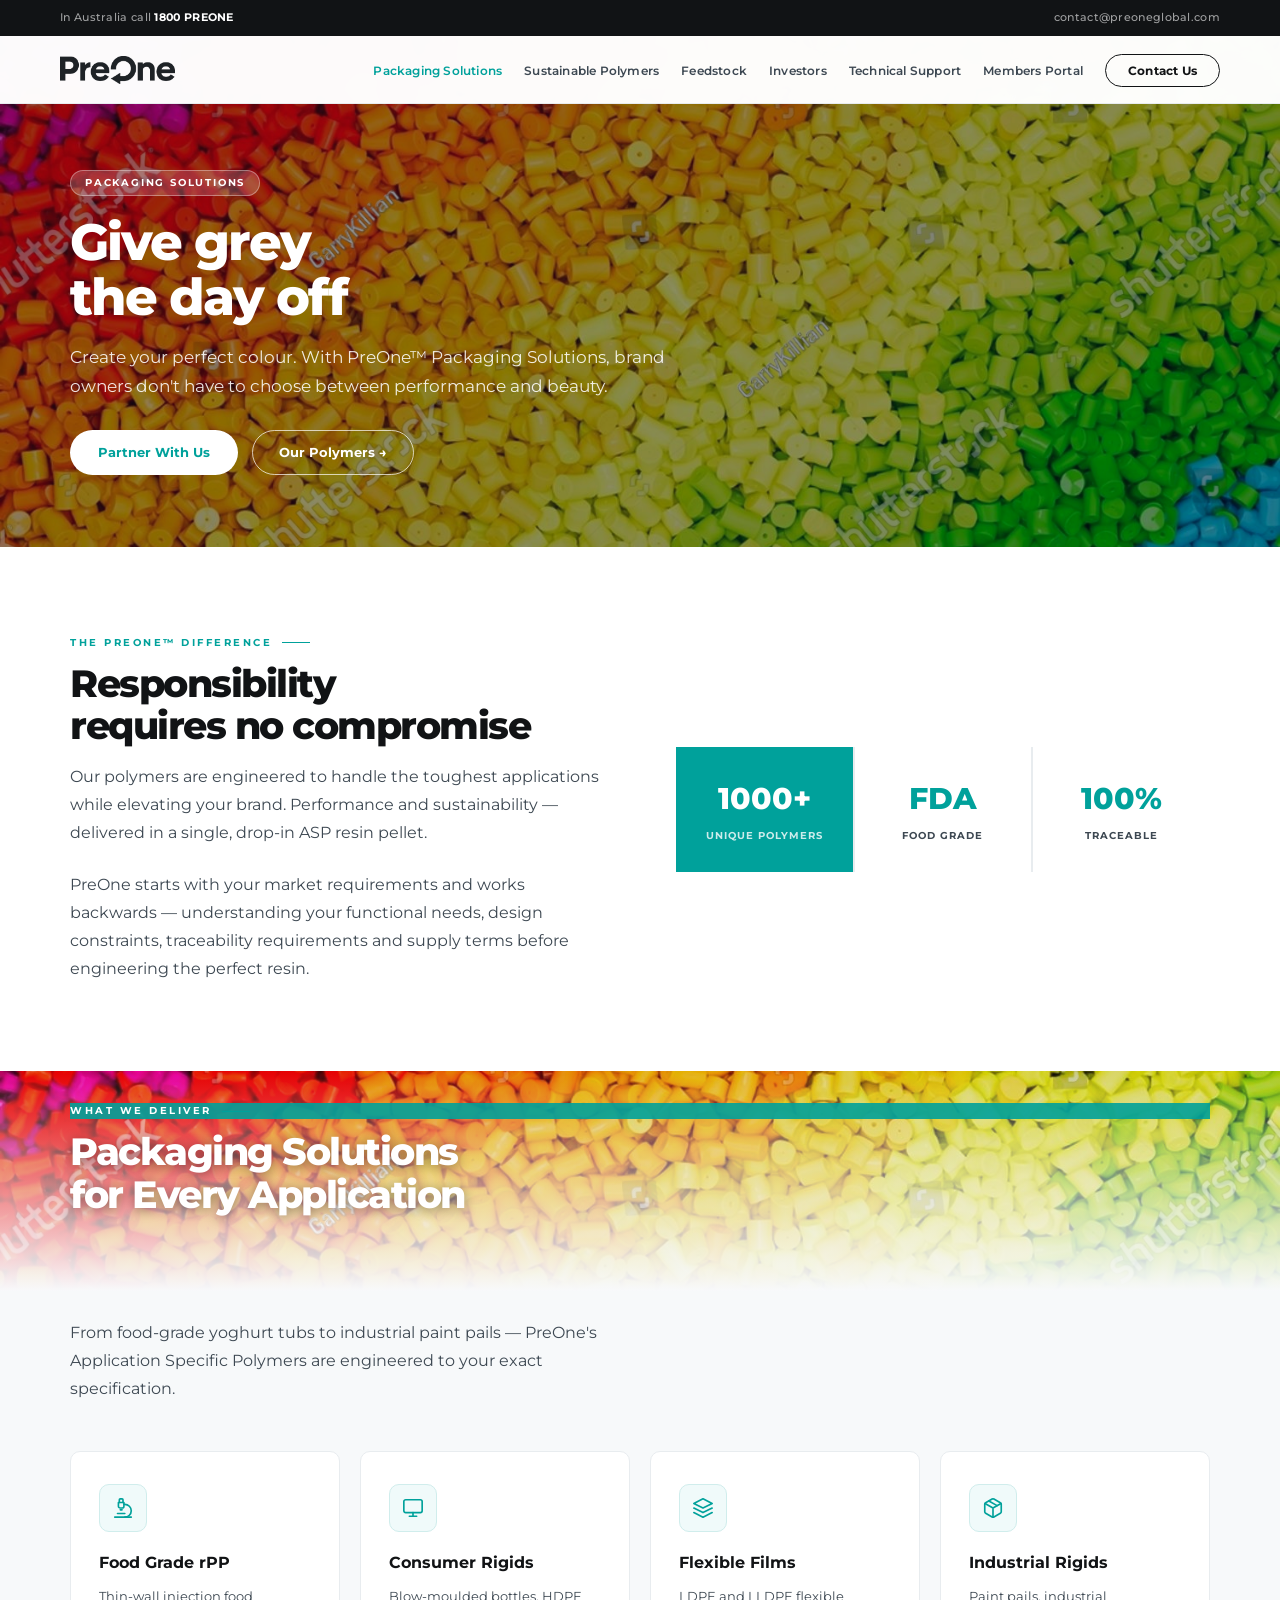
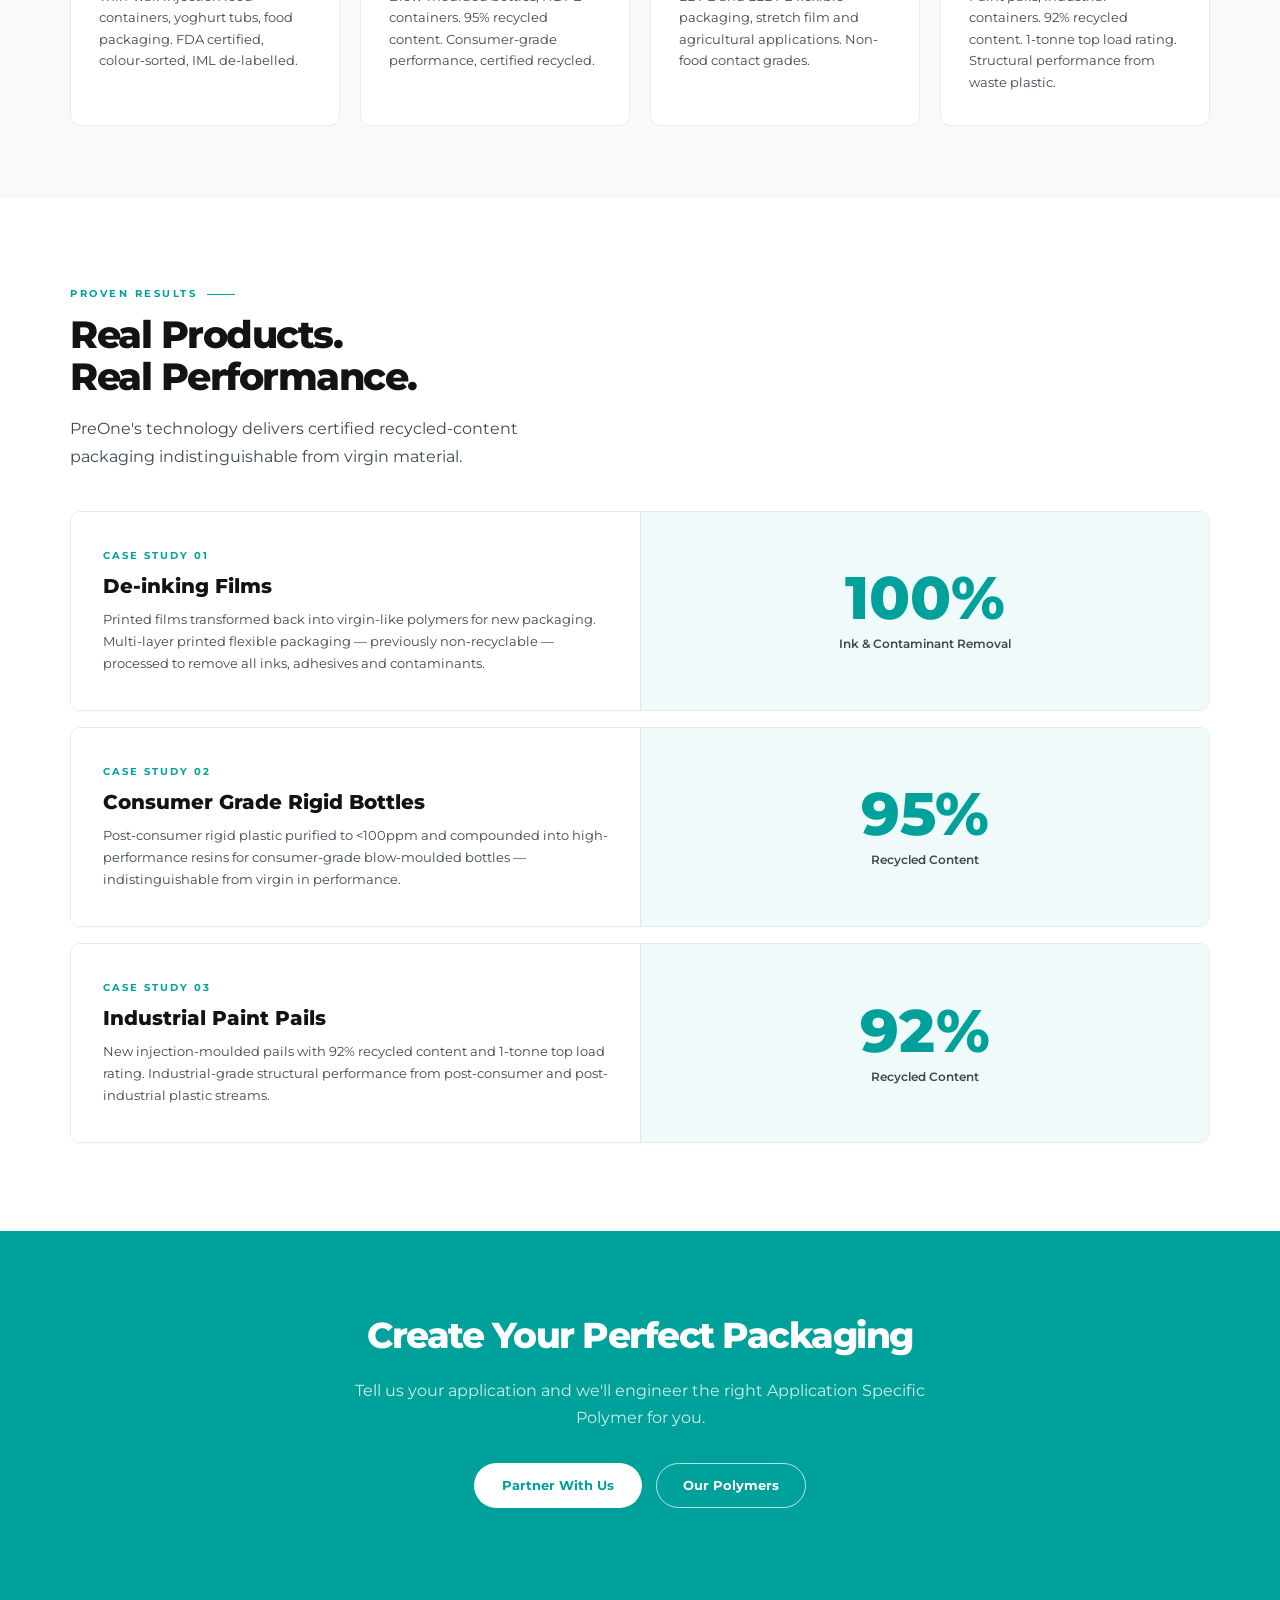
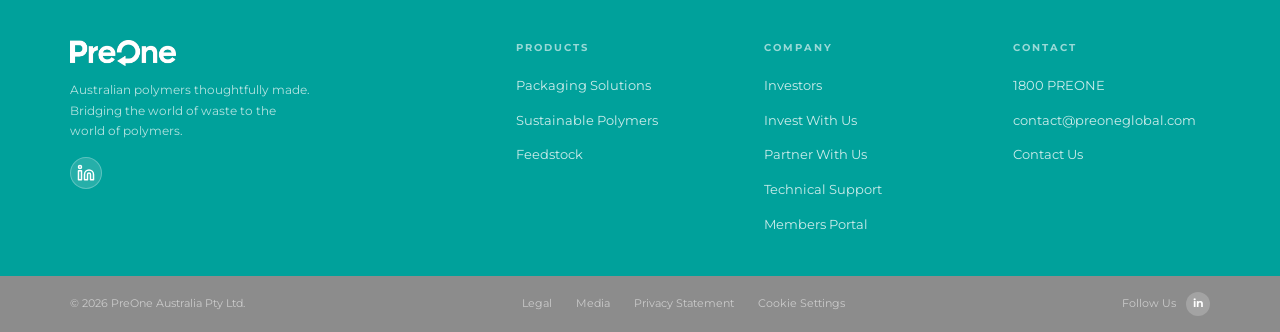
<file: packaging-solutions.html>
<!DOCTYPE html>
<html lang="en">
<head>
<meta charset="UTF-8"><meta name="viewport" content="width=device-width, initial-scale=1.0">
<title>Packaging Solutions — PreOne</title>
<link href="https://fonts.googleapis.com/css2?family=Montserrat:wght@300;400;500;600;700;800&display=swap" rel="stylesheet">
<link rel="stylesheet" href="assets/style.css">
</head>
<body>
<div id="nav-placeholder"></div>

<div class="page-hero" id="hero">
  <div class="page-hero-bg colour-photo" style="background-image:url('assets/photo-pellets-colour.jpg');filter:saturate(1.15);"></div>
  <div class="container page-hero-inner">
    <div class="page-hero-tag">Packaging Solutions</div>
    <h1 class="page-h1">Give grey<br>the day off</h1>
    <p class="page-sub">Create your perfect colour. With PreOne™ Packaging Solutions, brand owners don't have to choose between performance and beauty.</p>
    <div class="page-actions">
      <a href="contact.html" class="btn-white">Partner With Us</a>
      <a href="sustainable-polymers.html" class="btn-ghost-white">Our Polymers →</a>
    </div>
  </div>
</div>

<section id="overview">
  <div class="container">
    <div class="two-col">
      <div>
        <div class="eyebrow reveal">The PreOne™ Difference</div>
        <h2 class="h2 reveal reveal-d1">Responsibility<br>requires no compromise</h2>
        <p class="body-text reveal reveal-d2" style="margin-bottom:24px;">Our polymers are engineered to handle the toughest applications while elevating your brand. Performance and sustainability — delivered in a single, drop-in ASP resin pellet.</p>
        <p class="body-text reveal reveal-d3">PreOne starts with your market requirements and works backwards — understanding your functional needs, design constraints, traceability requirements and supply terms before engineering the perfect resin.</p>
      </div>
      <div class="three-col reveal reveal-d1" style="gap:2px;background:var(--light-grey);">
        <div style="background:var(--tiffany);padding:28px 20px;text-align:center;">
          <div style="font-size:30px;font-weight:800;color:var(--white);">1000+</div>
          <div style="font-size:10px;font-weight:700;color:rgba(255,255,255,0.8);text-transform:uppercase;letter-spacing:1px;margin-top:5px;">Unique Polymers</div>
        </div>
        <div style="background:var(--white);padding:28px 20px;text-align:center;">
          <div style="font-size:30px;font-weight:800;color:var(--tiffany);">FDA</div>
          <div style="font-size:10px;font-weight:700;color:var(--mid);text-transform:uppercase;letter-spacing:1px;margin-top:5px;">Food Grade</div>
        </div>
        <div style="background:var(--white);padding:28px 20px;text-align:center;">
          <div style="font-size:30px;font-weight:800;color:var(--tiffany);">100%</div>
          <div style="font-size:10px;font-weight:700;color:var(--mid);text-transform:uppercase;letter-spacing:1px;margin-top:5px;">Traceable</div>
        </div>
      </div>
    </div>
  </div>
</section>

<section id="solutions" style="padding:0;">
  <!-- Colour strip using the polymer pellets image -->
  <div style="height:220px;position:relative;overflow:hidden;">
    <div style="position:absolute;inset:0;background-image:url('assets/photo-pellets-colour.jpg');background-size:cover;background-position:center 40%;filter:saturate(1.15);"></div>
    <div style="position:absolute;inset:0;background:linear-gradient(to bottom, rgba(5,15,30,0.1) 0%, rgba(248,249,251,1) 100%);"></div>
    <div class="container" style="position:relative;z-index:2;padding-top:32px;">
      <div class="eyebrow reveal" style="background:rgba(0,161,155,0.9);color:white;border:none;">What We Deliver</div>
      <h2 class="h2 reveal reveal-d1" style="color:white;text-shadow:0 2px 12px rgba(0,0,0,0.4);">Packaging Solutions<br>for Every Application</h2>
    </div>
  </div>
  <div style="background:var(--bg);padding-bottom:72px;">
  <div class="container" style="padding-top:0;">
    <p class="body-text reveal reveal-d2" style="max-width:560px;margin-bottom:48px;padding-top:28px;">From food-grade yoghurt tubs to industrial paint pails — PreOne's Application Specific Polymers are engineered to your exact specification.</p>
    <div class="four-col reveal reveal-d1">
      <div class="card">
        <div class="card-icon"><svg width="22" height="22" viewBox="0 0 24 24" fill="none" stroke="#00A19B" stroke-width="1.8" stroke-linecap="round" stroke-linejoin="round"><path d="M6 18h8"/><path d="M3 22h18"/><path d="M14 22a7 7 0 1 0 0-14h-1"/><path d="M9 14h2"/><path d="M9 12a2 2 0 0 1-2-2V6h6v4a2 2 0 0 1-2 2z"/><path d="M12 6V3a1 1 0 0 0-1-1H9a1 1 0 0 0-1 1v3"/></svg></div>
        <h3>Food Grade rPP</h3>
        <p>Thin-wall injection food containers, yoghurt tubs, food packaging. FDA certified, colour-sorted, IML de-labelled.</p>
      </div>
      <div class="card">
        <div class="card-icon"><svg width="22" height="22" viewBox="0 0 24 24" fill="none" stroke="#00A19B" stroke-width="1.8" stroke-linecap="round" stroke-linejoin="round"><rect x="2" y="3" width="20" height="14" rx="2"/><path d="M8 21h8M12 17v4"/></svg></div>
        <h3>Consumer Rigids</h3>
        <p>Blow-moulded bottles, HDPE containers. 95% recycled content. Consumer-grade performance, certified recycled.</p>
      </div>
      <div class="card">
        <div class="card-icon"><svg width="22" height="22" viewBox="0 0 24 24" fill="none" stroke="#00A19B" stroke-width="1.8" stroke-linecap="round" stroke-linejoin="round"><polygon points="12 2 2 7 12 12 22 7 12 2"/><polyline points="2 17 12 22 22 17"/><polyline points="2 12 12 17 22 12"/></svg></div>
        <h3>Flexible Films</h3>
        <p>LDPE and LLDPE flexible packaging, stretch film and agricultural applications. Non-food contact grades.</p>
      </div>
      <div class="card">
        <div class="card-icon"><svg width="22" height="22" viewBox="0 0 24 24" fill="none" stroke="#00A19B" stroke-width="1.8" stroke-linecap="round" stroke-linejoin="round"><path d="m7.5 4.27 9 5.15"/><path d="M21 8a2 2 0 0 0-1-1.73l-7-4a2 2 0 0 0-2 0l-7 4A2 2 0 0 0 3 8v8a2 2 0 0 0 1 1.73l7 4a2 2 0 0 0 2 0l7-4A2 2 0 0 0 21 16Z"/><path d="m3.3 7 8.7 5 8.7-5M12 22V12"/></svg></div>
        <h3>Industrial Rigids</h3>
        <p>Paint pails, industrial containers. 92% recycled content. 1-tonne top load rating. Structural performance from waste plastic.</p>
      </div>
    </div>
  </div>
  </div>
</section>

<!-- Case studies -->
<section id="cases">
  <div class="container">
    <div class="eyebrow reveal">Proven Results</div>
    <h2 class="h2 reveal reveal-d1">Real Products.<br>Real Performance.</h2>
    <p class="body-text reveal reveal-d2" style="max-width:520px;margin-bottom:40px;">PreOne's technology delivers certified recycled-content packaging indistinguishable from virgin material.</p>
    <div style="display:flex;flex-direction:column;gap:16px;" class="reveal">
      <div class="case-card">
        <div class="case-text"><div class="case-tag">Case Study 01</div><h3>De-inking Films</h3><p>Printed films transformed back into virgin-like polymers for new packaging. Multi-layer printed flexible packaging — previously non-recyclable — processed to remove all inks, adhesives and contaminants.</p></div>
        <div class="case-stat"><div><span class="case-stat-num">100%</span><span class="case-stat-lbl">Ink &amp; Contaminant Removal</span></div></div>
      </div>
      <div class="case-card">
        <div class="case-text"><div class="case-tag">Case Study 02</div><h3>Consumer Grade Rigid Bottles</h3><p>Post-consumer rigid plastic purified to &lt;100ppm and compounded into high-performance resins for consumer-grade blow-moulded bottles — indistinguishable from virgin in performance.</p></div>
        <div class="case-stat"><div><span class="case-stat-num">95%</span><span class="case-stat-lbl">Recycled Content</span></div></div>
      </div>
      <div class="case-card">
        <div class="case-text"><div class="case-tag">Case Study 03</div><h3>Industrial Paint Pails</h3><p>New injection-moulded pails with 92% recycled content and 1-tonne top load rating. Industrial-grade structural performance from post-consumer and post-industrial plastic streams.</p></div>
        <div class="case-stat"><div><span class="case-stat-num">92%</span><span class="case-stat-lbl">Recycled Content</span></div></div>
      </div>
    </div>
  </div>
</section>

<div class="cta-band">
  <div class="cta-inner">
    <h2>Create Your Perfect Packaging</h2>
    <p>Tell us your application and we'll engineer the right Application Specific Polymer for you.</p>
    <div class="cta-actions"><a href="contact.html" class="btn-white">Partner With Us</a><a href="sustainable-polymers.html" class="btn-ghost-white">Our Polymers</a></div>
  </div>
</div>
<div id="footer-placeholder"></div>
<script src="assets/chrome.js"></script>
</body>
</html>
</file>
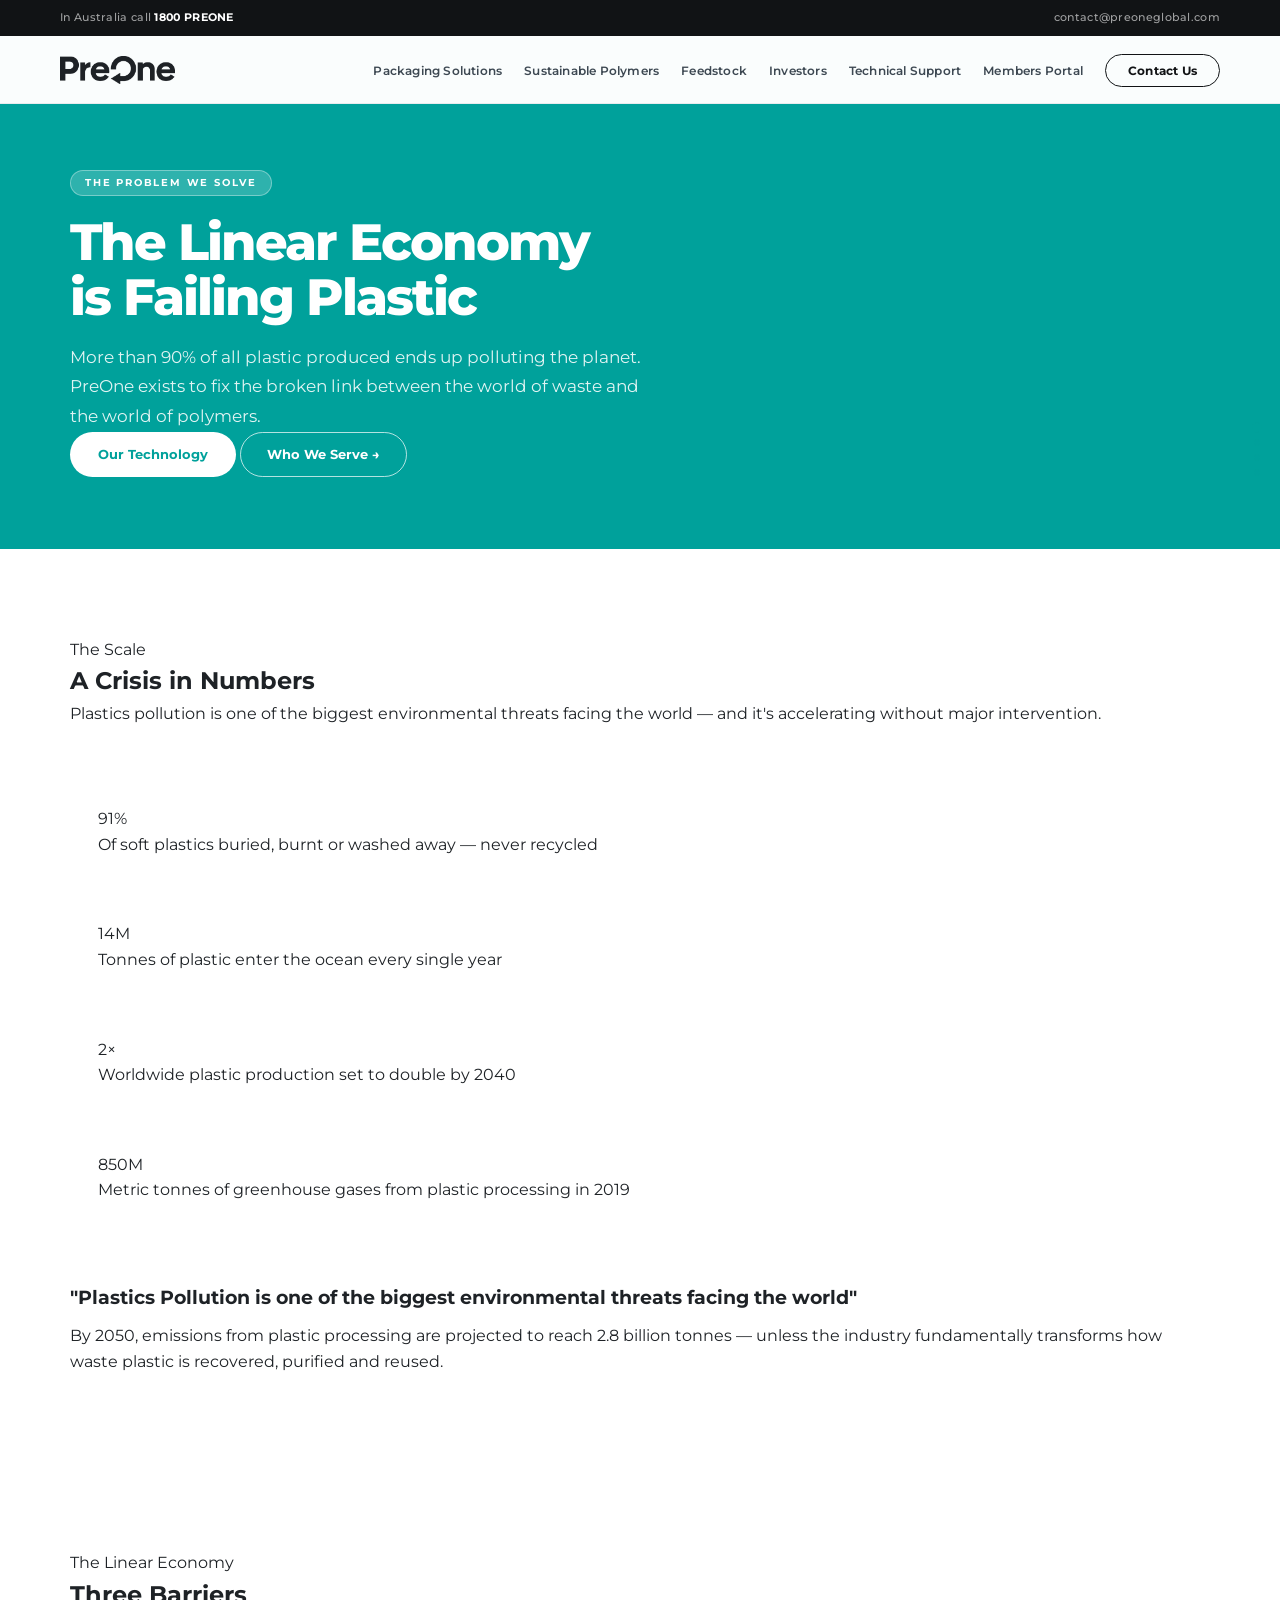
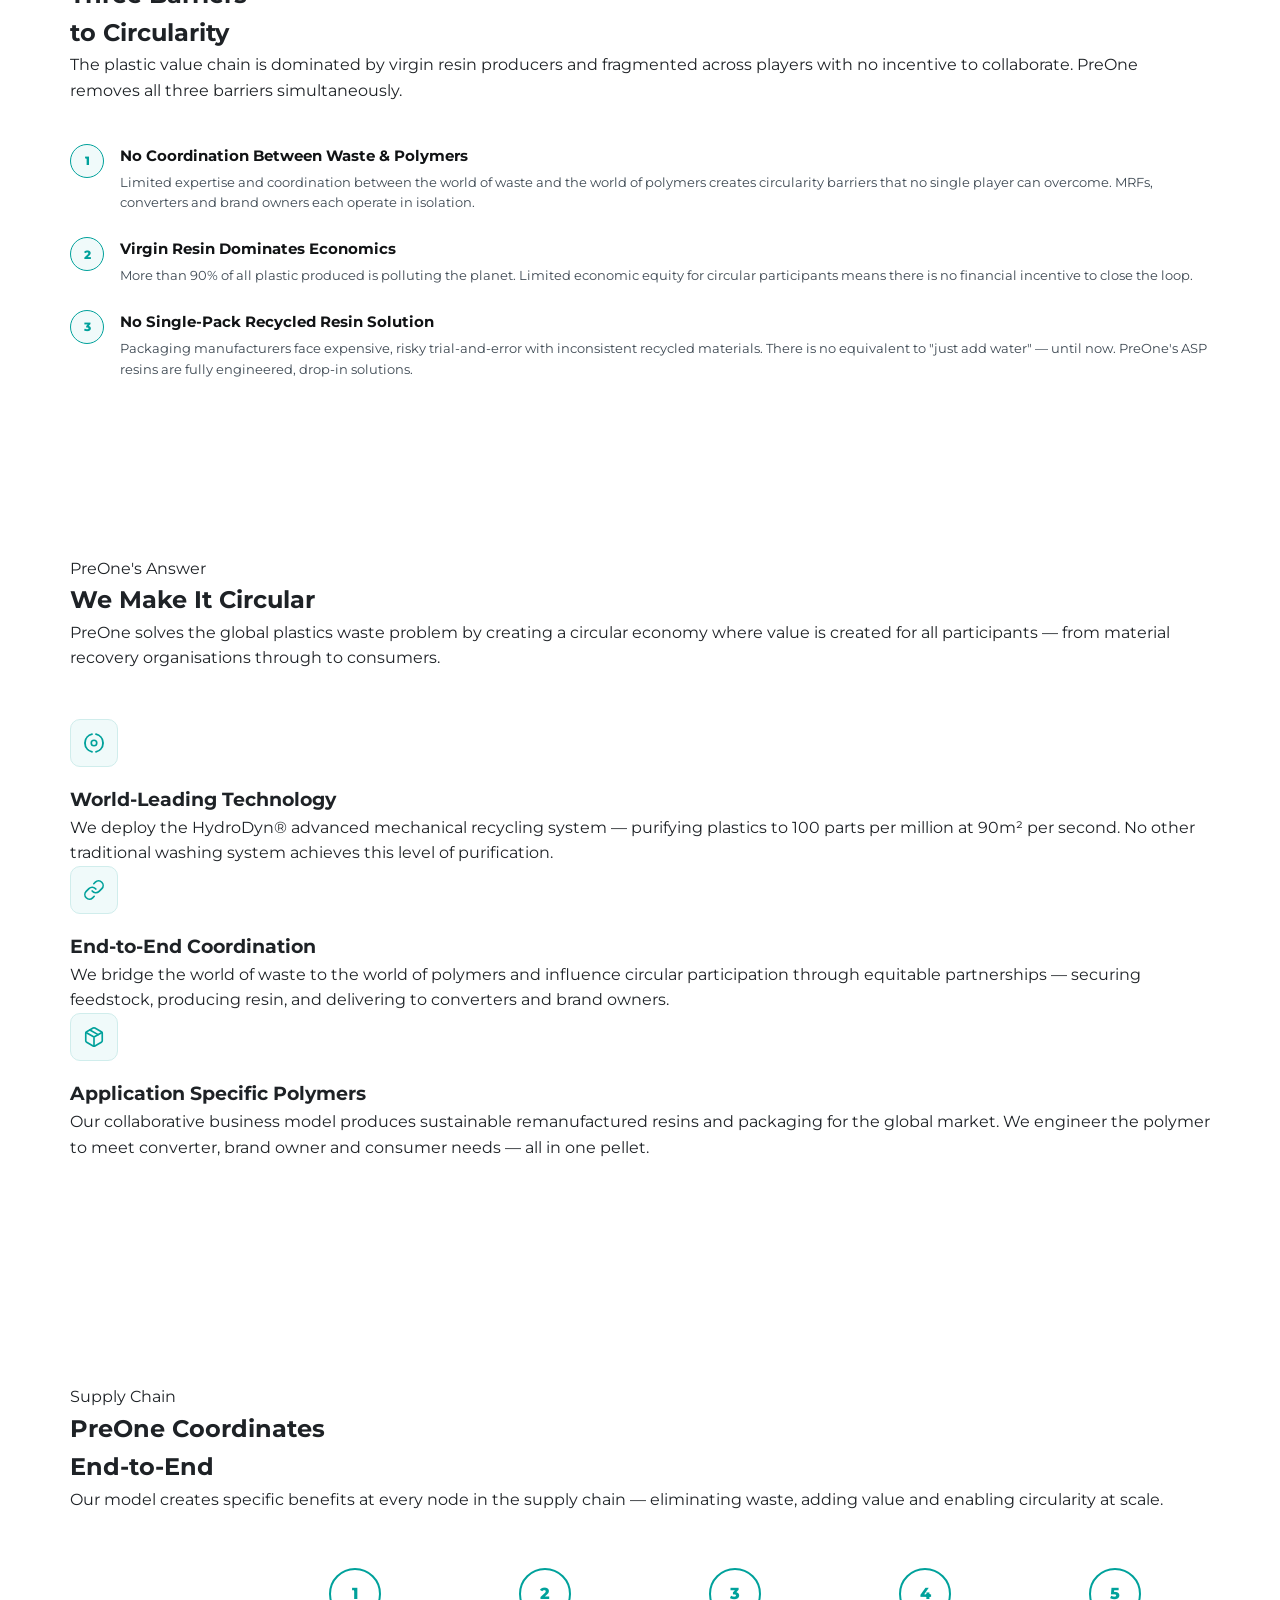
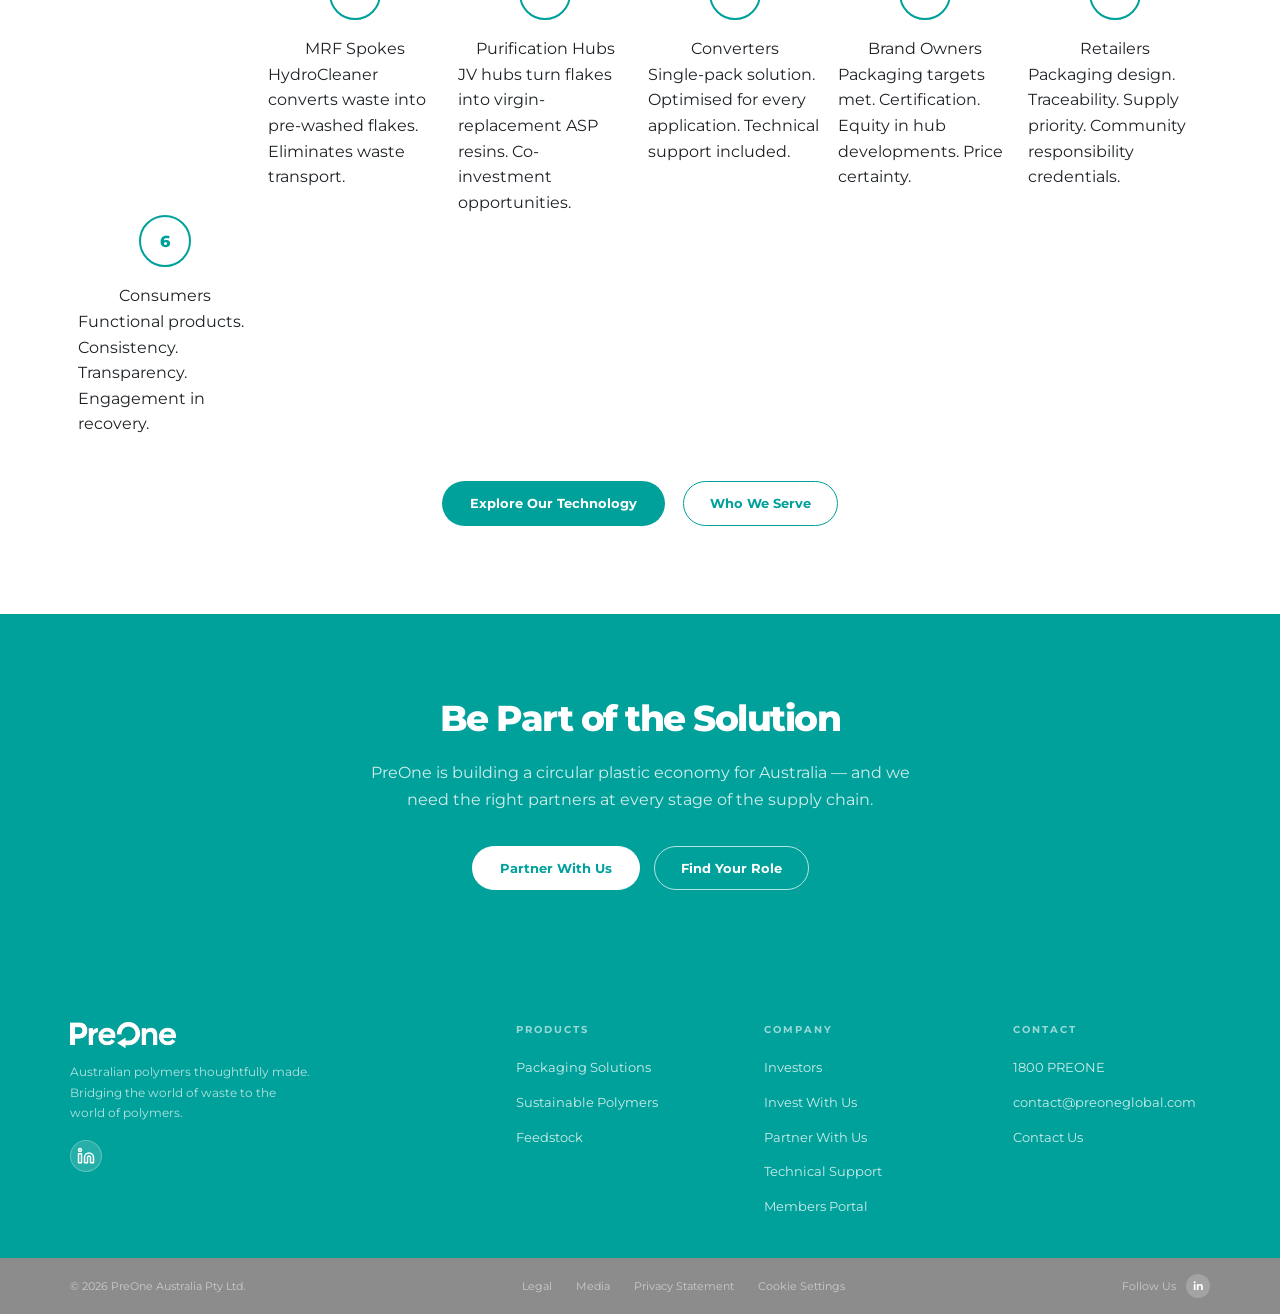
<file: solution.html>
<!DOCTYPE html>
<html lang="en">
<head>
<meta charset="UTF-8"><meta name="viewport" content="width=device-width, initial-scale=1.0">
<title>The Problem We Solve — PreOne</title>
<link href="https://fonts.googleapis.com/css2?family=Montserrat:wght@300;400;500;600;700;800&display=swap" rel="stylesheet">
<link rel="stylesheet" href="assets/style.css">
</head>
<body>
<div id="nav-placeholder"></div>
<div class="page-dots">
  <button class="page-dot"></button><button class="page-dot"></button>
  <button class="page-dot"></button><button class="page-dot"></button>
</div>

<!-- HERO — recycling photo -->
<div class="page-hero" id="overview" style="background:var(--tiffany);">
  <div class="page-hero-photo" style="background-image:url('assets/photo-recycling.jpg');"></div>
  <div class="container page-hero-inner">
    <div class="page-hero-tag">The Problem We Solve</div>
    <h1 class="page-h1">The Linear Economy<br>is Failing Plastic</h1>
    <p class="page-sub">More than 90% of all plastic produced ends up polluting the planet. PreOne exists to fix the broken link between the world of waste and the world of polymers.</p>
    <div class="page-hero-actions">
      <a href="technology.html" class="btn-white">Our Technology</a>
      <a href="who-we-serve.html" class="btn-ghost-white">Who We Serve →</a>
    </div>
  </div>
</div>

<!-- STATS -->
<section class="bg-white" id="problem">
  <div class="container">
    <div class="section-eyebrow reveal">The Scale</div>
    <h2 class="section-h2 reveal reveal-d1">A Crisis in Numbers</h2>
    <p class="section-sub reveal reveal-d2" style="margin-bottom:48px;">Plastics pollution is one of the biggest environmental threats facing the world — and it's accelerating without major intervention.</p>
    <div class="stat-grid-4 reveal reveal-d1" style="margin-bottom:48px;">
      <div class="stat-tile"><div class="stat-tile-val">91%</div><div class="stat-tile-lbl">Of soft plastics buried, burnt or washed away — never recycled</div></div>
      <div class="stat-tile"><div class="stat-tile-val">14M</div><div class="stat-tile-lbl">Tonnes of plastic enter the ocean every single year</div></div>
      <div class="stat-tile"><div class="stat-tile-val">2×</div><div class="stat-tile-lbl">Worldwide plastic production set to double by 2040</div></div>
      <div class="stat-tile"><div class="stat-tile-val">850M</div><div class="stat-tile-lbl">Metric tonnes of greenhouse gases from plastic processing in 2019</div></div>
    </div>
    <div class="accent-card reveal">
      <h3>"Plastics Pollution is one of the biggest environmental threats facing the world"</h3>
      <p style="margin-top:10px;">By 2050, emissions from plastic processing are projected to reach 2.8 billion tonnes — unless the industry fundamentally transforms how waste plastic is recovered, purified and reused.</p>
    </div>
  </div>
</section>

<!-- THREE BARRIERS -->
<section class="bg-light" id="linear">
  <div class="container">
    <div class="two-col-grid-center">
      <div>
        <div class="section-eyebrow reveal">The Linear Economy</div>
        <h2 class="section-h2 reveal reveal-d1">Three Barriers<br>to Circularity</h2>
        <p class="section-sub reveal reveal-d2" style="margin-bottom:40px;">The plastic value chain is dominated by virgin resin producers and fragmented across players with no incentive to collaborate. PreOne removes all three barriers simultaneously.</p>
      </div>
      <div class="num-points reveal reveal-d1">
        <div class="num-point">
          <div class="num-badge">1</div>
          <div class="num-point-body">
            <h3>No Coordination Between Waste &amp; Polymers</h3>
            <p>Limited expertise and coordination between the world of waste and the world of polymers creates circularity barriers that no single player can overcome. MRFs, converters and brand owners each operate in isolation.</p>
          </div>
        </div>
        <div class="num-point">
          <div class="num-badge">2</div>
          <div class="num-point-body">
            <h3>Virgin Resin Dominates Economics</h3>
            <p>More than 90% of all plastic produced is polluting the planet. Limited economic equity for circular participants means there is no financial incentive to close the loop.</p>
          </div>
        </div>
        <div class="num-point">
          <div class="num-badge">3</div>
          <div class="num-point-body">
            <h3>No Single-Pack Recycled Resin Solution</h3>
            <p>Packaging manufacturers face expensive, risky trial-and-error with inconsistent recycled materials. There is no equivalent to "just add water" — until now. PreOne's ASP resins are fully engineered, drop-in solutions.</p>
          </div>
        </div>
      </div>
    </div>
  </div>
</section>

<!-- THE SOLUTION -->
<section class="bg-white" id="solution">
  <div class="container">
    <div class="section-eyebrow reveal">PreOne's Answer</div>
    <h2 class="section-h2 reveal reveal-d1">We Make It Circular</h2>
    <p class="section-sub section-sub-wide reveal reveal-d2" style="margin-bottom:48px;">PreOne solves the global plastics waste problem by creating a circular economy where value is created for all participants — from material recovery organisations through to consumers.</p>
    <div class="card-grid-3 reveal reveal-d1" style="margin-bottom:48px;">
      <div class="light-card">
        <div class="card-icon"><svg width="22" height="22" viewBox="0 0 24 24" fill="none" stroke="#00A19B" stroke-width="1.8" stroke-linecap="round" stroke-linejoin="round"><circle cx="12" cy="12" r="3"/><path d="M19.07 4.93a10 10 0 0 1 0 14.14M4.93 4.93a10 10 0 0 0 0 14.14M14.12 2.29a10 10 0 0 1 0 19.42M9.88 2.29a10 10 0 0 0 0 19.42"/></svg></div>
        <h3>World-Leading Technology</h3>
        <p>We deploy the HydroDyn® advanced mechanical recycling system — purifying plastics to 100 parts per million at 90m² per second. No other traditional washing system achieves this level of purification.</p>
      </div>
      <div class="light-card">
        <div class="card-icon"><svg width="22" height="22" viewBox="0 0 24 24" fill="none" stroke="#00A19B" stroke-width="1.8" stroke-linecap="round" stroke-linejoin="round"><path d="M10 13a5 5 0 0 0 7.54.54l3-3a5 5 0 0 0-7.07-7.07l-1.72 1.71"/><path d="M14 11a5 5 0 0 0-7.54-.54l-3 3a5 5 0 0 0 7.07 7.07l1.71-1.71"/></svg></div>
        <h3>End-to-End Coordination</h3>
        <p>We bridge the world of waste to the world of polymers and influence circular participation through equitable partnerships — securing feedstock, producing resin, and delivering to converters and brand owners.</p>
      </div>
      <div class="light-card">
        <div class="card-icon"><svg width="22" height="22" viewBox="0 0 24 24" fill="none" stroke="#00A19B" stroke-width="1.8" stroke-linecap="round" stroke-linejoin="round"><path d="m7.5 4.27 9 5.15"/><path d="M21 8a2 2 0 0 0-1-1.73l-7-4a2 2 0 0 0-2 0l-7 4A2 2 0 0 0 3 8v8a2 2 0 0 0 1 1.73l7 4a2 2 0 0 0 2 0l7-4A2 2 0 0 0 21 16Z"/><path d="m3.3 7 8.7 5 8.7-5M12 22V12"/></svg></div>
        <h3>Application Specific Polymers</h3>
        <p>Our collaborative business model produces sustainable remanufactured resins and packaging for the global market. We engineer the polymer to meet converter, brand owner and consumer needs — all in one pellet.</p>
      </div>
    </div>
  </div>
</section>

<!-- SUPPLY CHAIN -->
<section class="bg-light" id="supplychain">
  <div class="container">
    <div class="section-eyebrow reveal">Supply Chain</div>
    <h2 class="section-h2 reveal reveal-d1">PreOne Coordinates<br>End-to-End</h2>
    <p class="section-sub section-sub-wide reveal reveal-d2" style="margin-bottom:16px;">Our model creates specific benefits at every node in the supply chain — eliminating waste, adding value and enabling circularity at scale.</p>
    <div class="process-strip process-strip-6 reveal" style="margin-top:56px;">
      <div class="process-connector"></div>
      <div class="process-step"><div class="process-num">1</div><div class="process-step-title">MRF Spokes</div><div class="process-step-desc">HydroCleaner converts waste into pre-washed flakes. Eliminates waste transport.</div></div>
      <div class="process-step"><div class="process-num">2</div><div class="process-step-title">Purification Hubs</div><div class="process-step-desc">JV hubs turn flakes into virgin-replacement ASP resins. Co-investment opportunities.</div></div>
      <div class="process-step"><div class="process-num">3</div><div class="process-step-title">Converters</div><div class="process-step-desc">Single-pack solution. Optimised for every application. Technical support included.</div></div>
      <div class="process-step"><div class="process-num">4</div><div class="process-step-title">Brand Owners</div><div class="process-step-desc">Packaging targets met. Certification. Equity in hub developments. Price certainty.</div></div>
      <div class="process-step"><div class="process-num">5</div><div class="process-step-title">Retailers</div><div class="process-step-desc">Packaging design. Traceability. Supply priority. Community responsibility credentials.</div></div>
      <div class="process-step"><div class="process-num">6</div><div class="process-step-title">Consumers</div><div class="process-step-desc">Functional products. Consistency. Transparency. Engagement in recovery.</div></div>
    </div>
    <div style="text-align:center;margin-top:44px;" class="reveal">
      <a href="technology.html" class="btn-primary" style="margin-right:14px;">Explore Our Technology</a>
      <a href="who-we-serve.html" class="btn-outline">Who We Serve</a>
    </div>
  </div>
</section>

<div class="cta-band">
  <div class="cta-inner">
    <h2>Be Part of the Solution</h2>
    <p>PreOne is building a circular plastic economy for Australia — and we need the right partners at every stage of the supply chain.</p>
    <div class="cta-actions">
      <a href="contact.html" class="btn-white">Partner With Us</a>
      <a href="who-we-serve.html" class="btn-ghost-white">Find Your Role</a>
    </div>
  </div>
</div>
<div id="footer-placeholder"></div>
<script src="assets/chrome.js"></script>
</body>
</html>
</file>
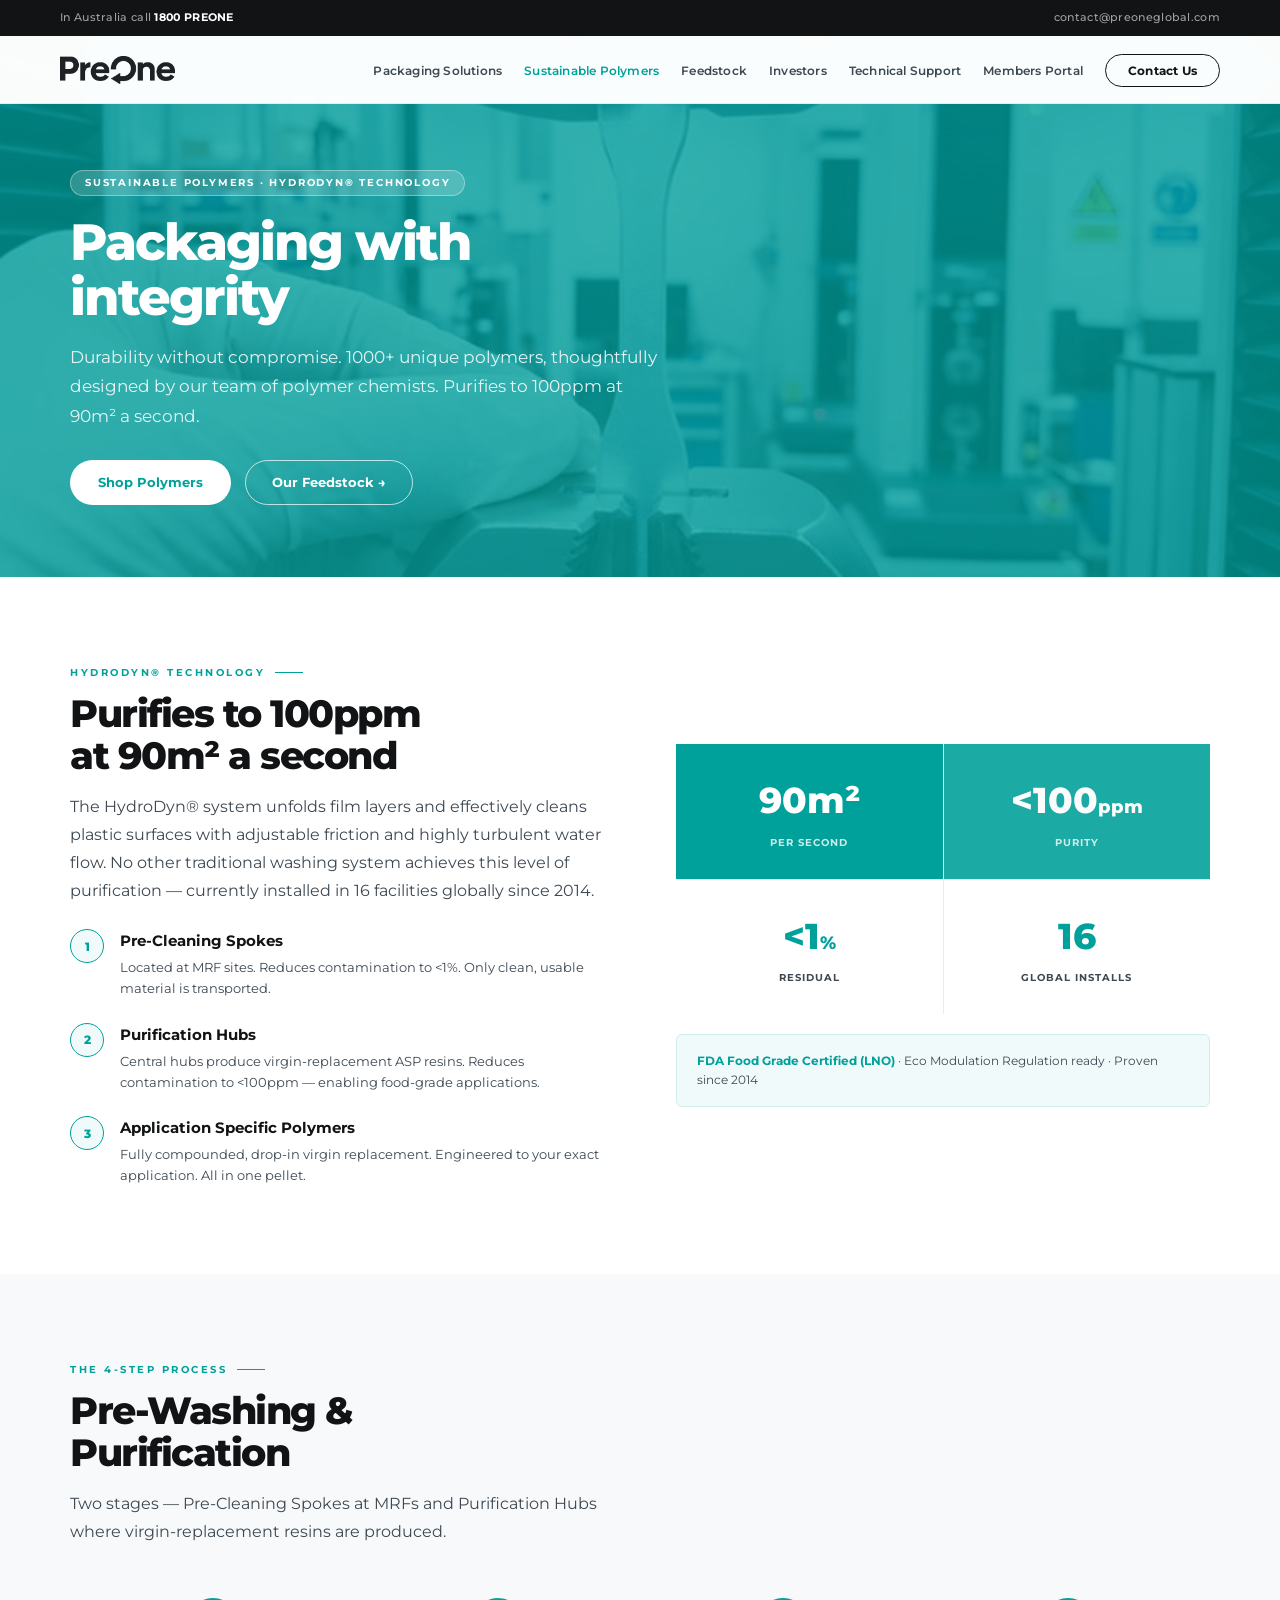
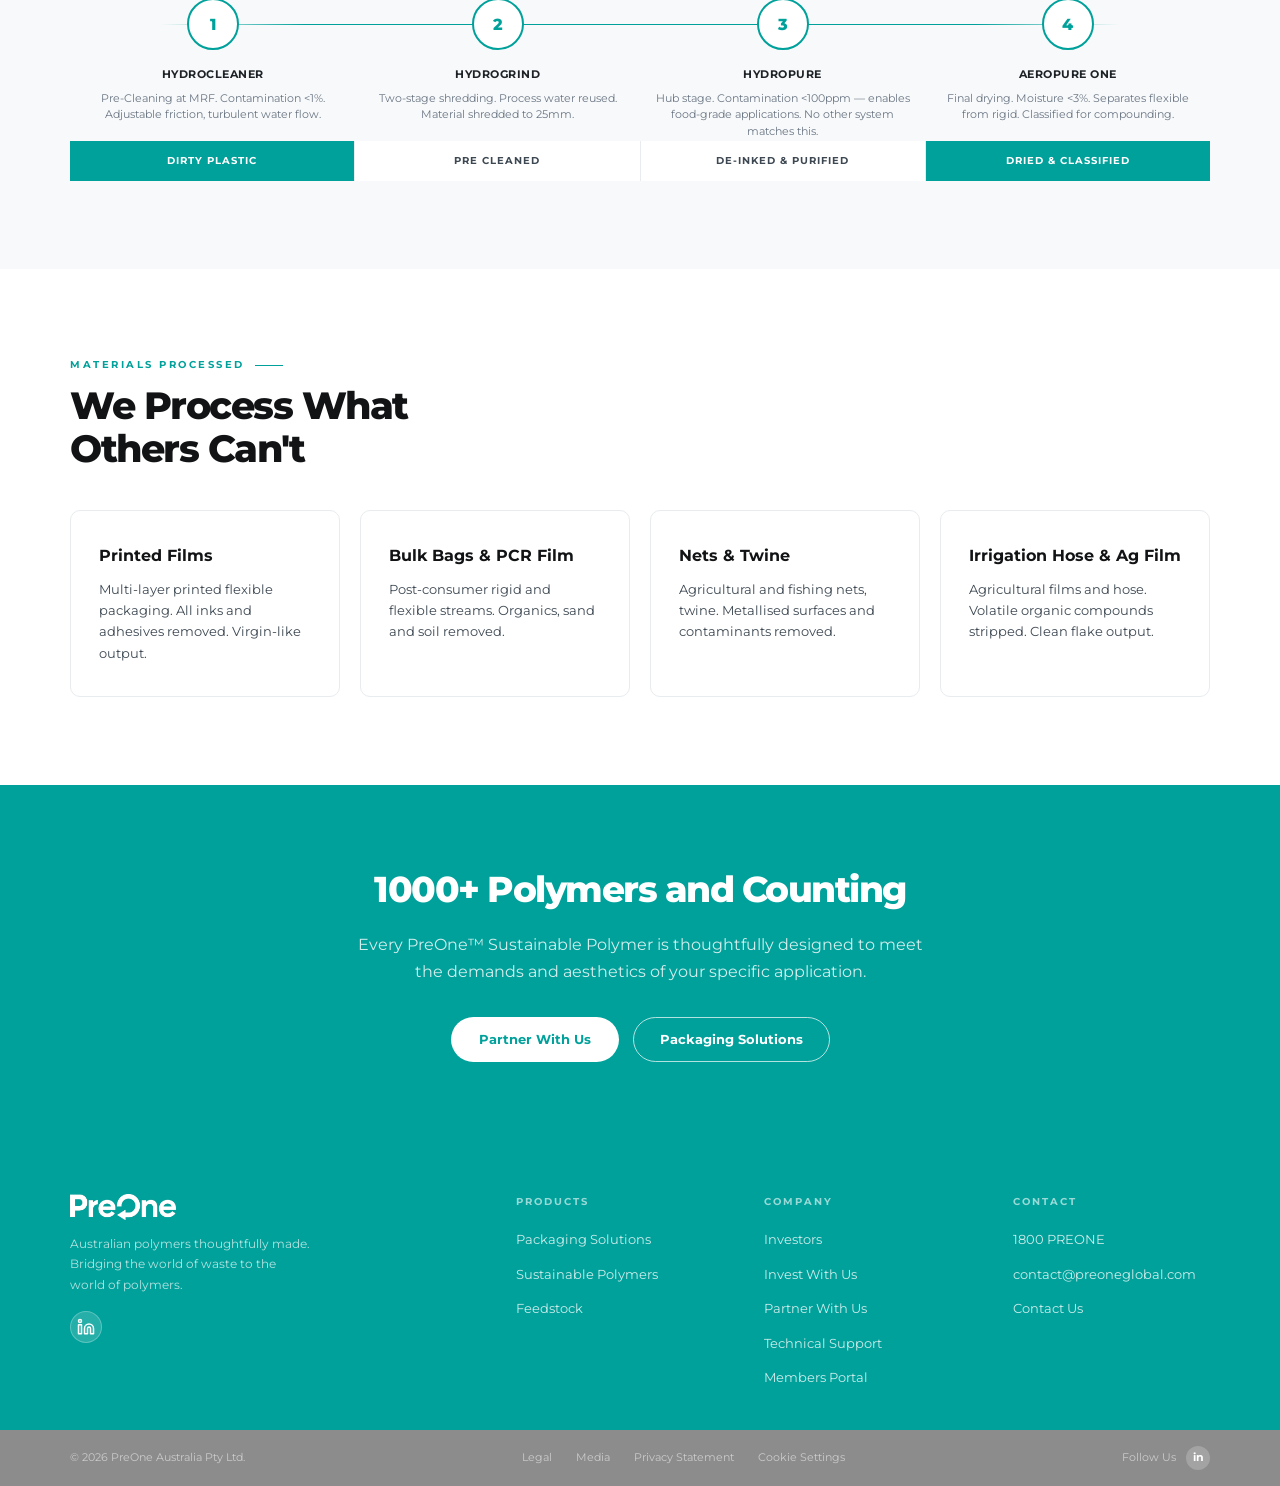
<file: sustainable-polymers.html>
<!DOCTYPE html>
<html lang="en">
<head>
<meta charset="UTF-8"><meta name="viewport" content="width=device-width, initial-scale=1.0">
<title>Sustainable Polymers — PreOne</title>
<link href="https://fonts.googleapis.com/css2?family=Montserrat:wght@300;400;500;600;700;800&display=swap" rel="stylesheet">
<link rel="stylesheet" href="assets/style.css">
</head>
<body>
<div id="nav-placeholder"></div>

<div class="page-hero" id="hero">
  <div class="page-hero-bg" style="background-image:url('assets/photo-testing.jpg');"></div>
  <div class="container page-hero-inner">
    <div class="page-hero-tag">Sustainable Polymers · HydroDyn® Technology</div>
    <h1 class="page-h1">Packaging with<br>integrity</h1>
    <p class="page-sub">Durability without compromise. 1000+ unique polymers, thoughtfully designed by our team of polymer chemists. Purifies to 100ppm at 90m² a second.</p>
    <div class="page-actions">
      <a href="contact.html" class="btn-white">Shop Polymers</a>
      <a href="feedstock.html" class="btn-ghost-white">Our Feedstock →</a>
    </div>
  </div>
</div>

<section id="tech">
  <div class="container">
    <div class="two-col">
      <div>
        <div class="eyebrow reveal">HydroDyn® Technology</div>
        <h2 class="h2 reveal reveal-d1">Purifies to 100ppm<br>at 90m² a second</h2>
        <p class="body-text reveal reveal-d2" style="margin-bottom:24px;">The HydroDyn® system unfolds film layers and effectively cleans plastic surfaces with adjustable friction and highly turbulent water flow. No other traditional washing system achieves this level of purification — currently installed in 16 facilities globally since 2014.</p>
        <div class="num-points reveal reveal-d3">
          <div class="num-point"><div class="num-badge">1</div><div><h3>Pre-Cleaning Spokes</h3><p>Located at MRF sites. Reduces contamination to &lt;1%. Only clean, usable material is transported.</p></div></div>
          <div class="num-point"><div class="num-badge">2</div><div><h3>Purification Hubs</h3><p>Central hubs produce virgin-replacement ASP resins. Reduces contamination to &lt;100ppm — enabling food-grade applications.</p></div></div>
          <div class="num-point"><div class="num-badge">3</div><div><h3>Application Specific Polymers</h3><p>Fully compounded, drop-in virgin replacement. Engineered to your exact application. All in one pellet.</p></div></div>
        </div>
      </div>
      <div class="reveal reveal-d1">
        <div style="display:grid;grid-template-columns:1fr 1fr;gap:1px;background:var(--light-grey);margin-bottom:20px;">
          <div style="background:var(--tiffany);padding:28px;text-align:center;">
            <div style="font-size:36px;font-weight:800;color:var(--white);">90m²</div>
            <div style="font-size:10px;font-weight:700;color:rgba(255,255,255,0.8);text-transform:uppercase;letter-spacing:1px;margin-top:5px;">Per Second</div>
          </div>
          <div style="background:var(--tiffany);padding:28px;text-align:center;opacity:0.88;">
            <div style="font-size:36px;font-weight:800;color:var(--white);">&lt;100<span style="font-size:18px;">ppm</span></div>
            <div style="font-size:10px;font-weight:700;color:rgba(255,255,255,0.8);text-transform:uppercase;letter-spacing:1px;margin-top:5px;">Purity</div>
          </div>
          <div style="background:var(--white);padding:28px;text-align:center;">
            <div style="font-size:36px;font-weight:800;color:var(--tiffany);">&lt;1<span style="font-size:18px;">%</span></div>
            <div style="font-size:10px;font-weight:700;color:var(--mid);text-transform:uppercase;letter-spacing:1px;margin-top:5px;">Residual</div>
          </div>
          <div style="background:var(--white);padding:28px;text-align:center;">
            <div style="font-size:36px;font-weight:800;color:var(--tiffany);">16</div>
            <div style="font-size:10px;font-weight:700;color:var(--mid);text-transform:uppercase;letter-spacing:1px;margin-top:5px;">Global Installs</div>
          </div>
        </div>
        <div style="padding:16px 20px;background:var(--tiffany-bg);border:1px solid var(--tiffany-mid);border-radius:6px;font-size:12px;color:var(--mid);">
          <strong style="color:var(--tiffany);">FDA Food Grade Certified (LNO)</strong> · Eco Modulation Regulation ready · Proven since 2014
        </div>
      </div>
    </div>
  </div>
</section>

<section class="section-bg-light" id="process">
  <div class="container">
    <div class="eyebrow reveal">The 4-Step Process</div>
    <h2 class="h2 reveal reveal-d1">Pre-Washing &amp;<br>Purification</h2>
    <p class="body-text reveal reveal-d2" style="max-width:560px;margin-bottom:16px;">Two stages — Pre-Cleaning Spokes at MRFs and Purification Hubs where virgin-replacement resins are produced.</p>
    <div class="process-strip process-strip-4 reveal" style="margin-top:52px;">
      <div class="process-line"></div>
      <div class="process-step"><div class="process-num">1</div><div class="process-title">HydroCleaner</div><div class="process-desc">Pre-Cleaning at MRF. Contamination &lt;1%. Adjustable friction, turbulent water flow.</div></div>
      <div class="process-step"><div class="process-num">2</div><div class="process-title">HydroGrind</div><div class="process-desc">Two-stage shredding. Process water reused. Material shredded to 25mm.</div></div>
      <div class="process-step"><div class="process-num">3</div><div class="process-title">HydroPure</div><div class="process-desc">Hub stage. Contamination &lt;100ppm — enables food-grade applications. No other system matches this.</div></div>
      <div class="process-step"><div class="process-num">4</div><div class="process-title">AeroPure ONE</div><div class="process-desc">Final drying. Moisture &lt;3%. Separates flexible from rigid. Classified for compounding.</div></div>
    </div>
    <div style="display:grid;grid-template-columns:repeat(4,1fr);gap:1px;margin-top:2px;background:var(--light-grey);">
      <div style="background:var(--tiffany);padding:12px;text-align:center;font-size:10px;font-weight:700;color:var(--white);text-transform:uppercase;letter-spacing:1px;">Dirty Plastic</div>
      <div style="background:var(--white);padding:12px;text-align:center;font-size:10px;font-weight:700;color:var(--mid);text-transform:uppercase;letter-spacing:1px;">Pre Cleaned</div>
      <div style="background:var(--white);padding:12px;text-align:center;font-size:10px;font-weight:700;color:var(--mid);text-transform:uppercase;letter-spacing:1px;">De-inked &amp; Purified</div>
      <div style="background:var(--tiffany);padding:12px;text-align:center;font-size:10px;font-weight:700;color:var(--white);text-transform:uppercase;letter-spacing:1px;">Dried &amp; Classified</div>
    </div>
  </div>
</section>

<section id="materials">
  <div class="container">
    <div class="eyebrow reveal">Materials Processed</div>
    <h2 class="h2 reveal reveal-d1">We Process What<br>Others Can't</h2>
    <div class="four-col reveal reveal-d1" style="margin-top:40px;">
      <div class="card"><h3>Printed Films</h3><p>Multi-layer printed flexible packaging. All inks and adhesives removed. Virgin-like output.</p></div>
      <div class="card"><h3>Bulk Bags &amp; PCR Film</h3><p>Post-consumer rigid and flexible streams. Organics, sand and soil removed.</p></div>
      <div class="card"><h3>Nets &amp; Twine</h3><p>Agricultural and fishing nets, twine. Metallised surfaces and contaminants removed.</p></div>
      <div class="card"><h3>Irrigation Hose &amp; Ag Film</h3><p>Agricultural films and hose. Volatile organic compounds stripped. Clean flake output.</p></div>
    </div>
  </div>
</section>

<div class="cta-band">
  <div class="cta-inner">
    <h2>1000+ Polymers and Counting</h2>
    <p>Every PreOne™ Sustainable Polymer is thoughtfully designed to meet the demands and aesthetics of your specific application.</p>
    <div class="cta-actions"><a href="contact.html" class="btn-white">Partner With Us</a><a href="packaging-solutions.html" class="btn-ghost-white">Packaging Solutions</a></div>
  </div>
</div>
<div id="footer-placeholder"></div>
<script src="assets/chrome.js"></script>
</body>
</html>
</file>
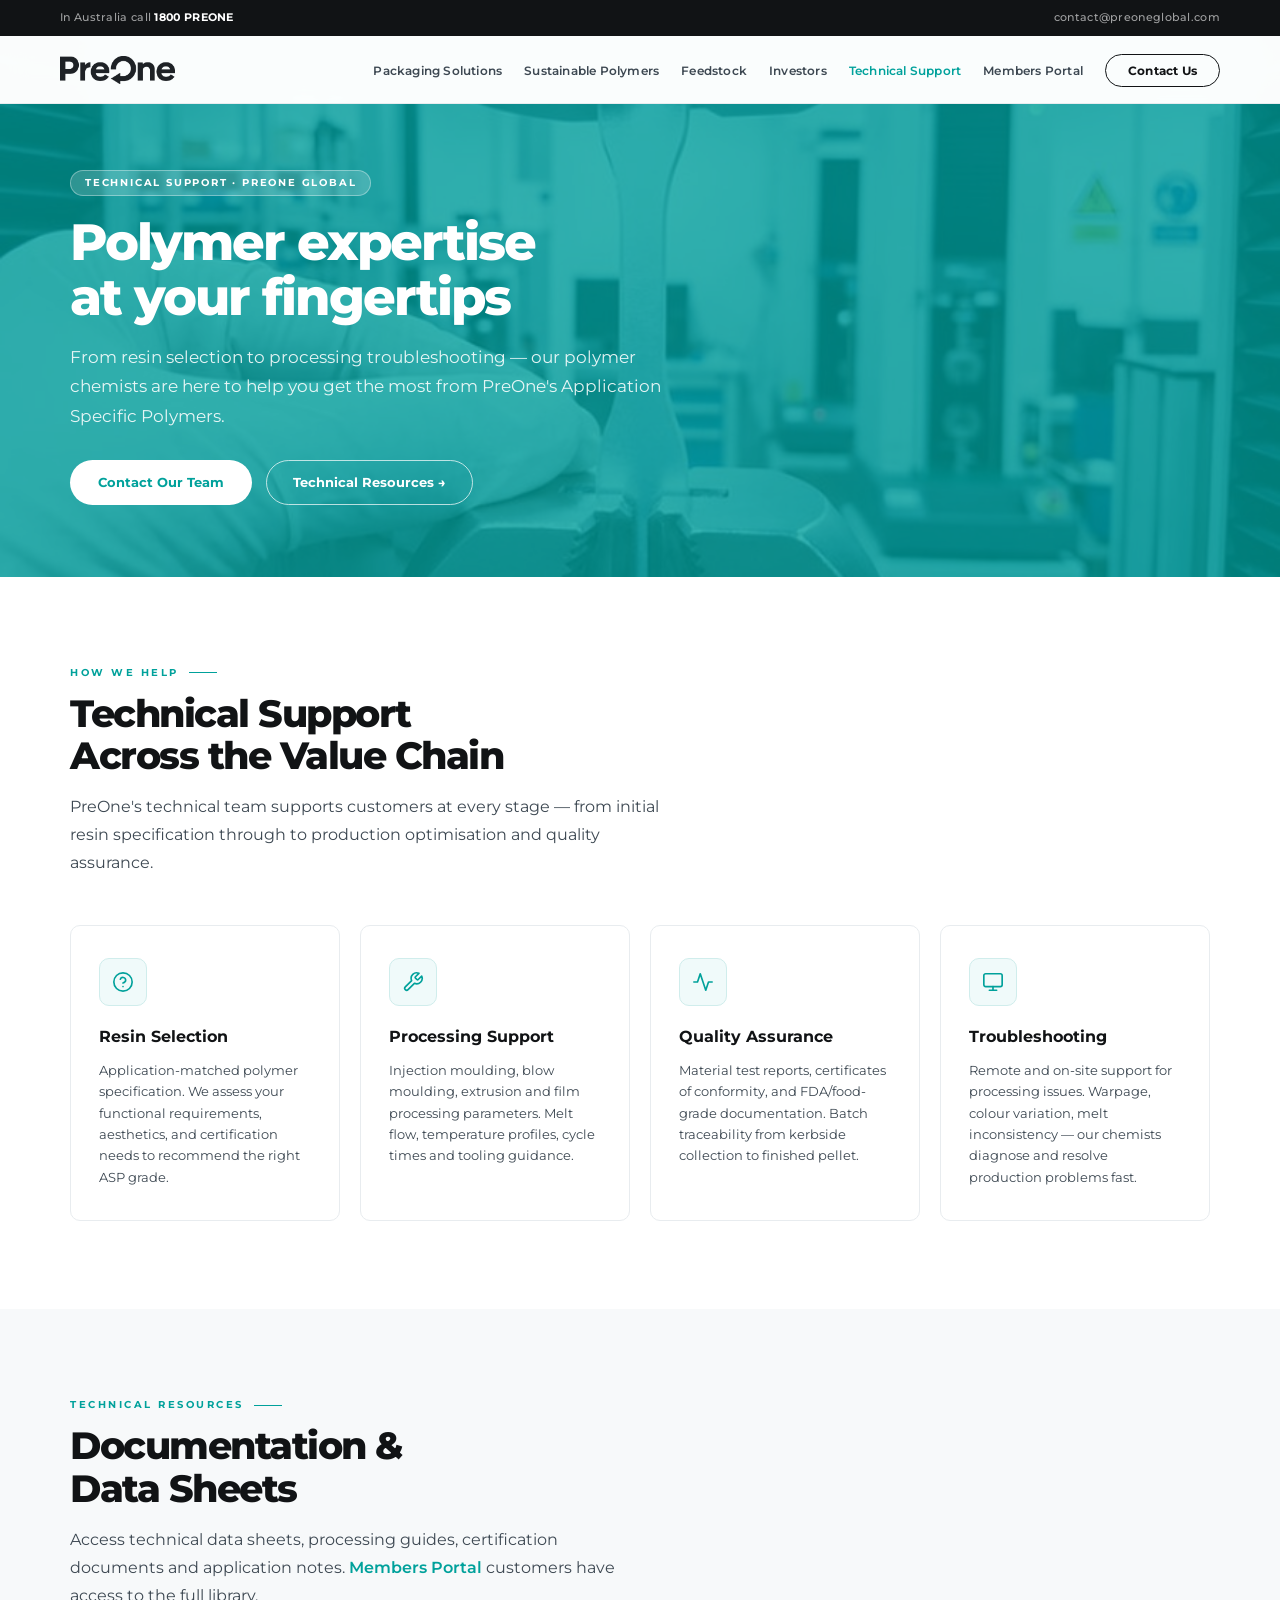
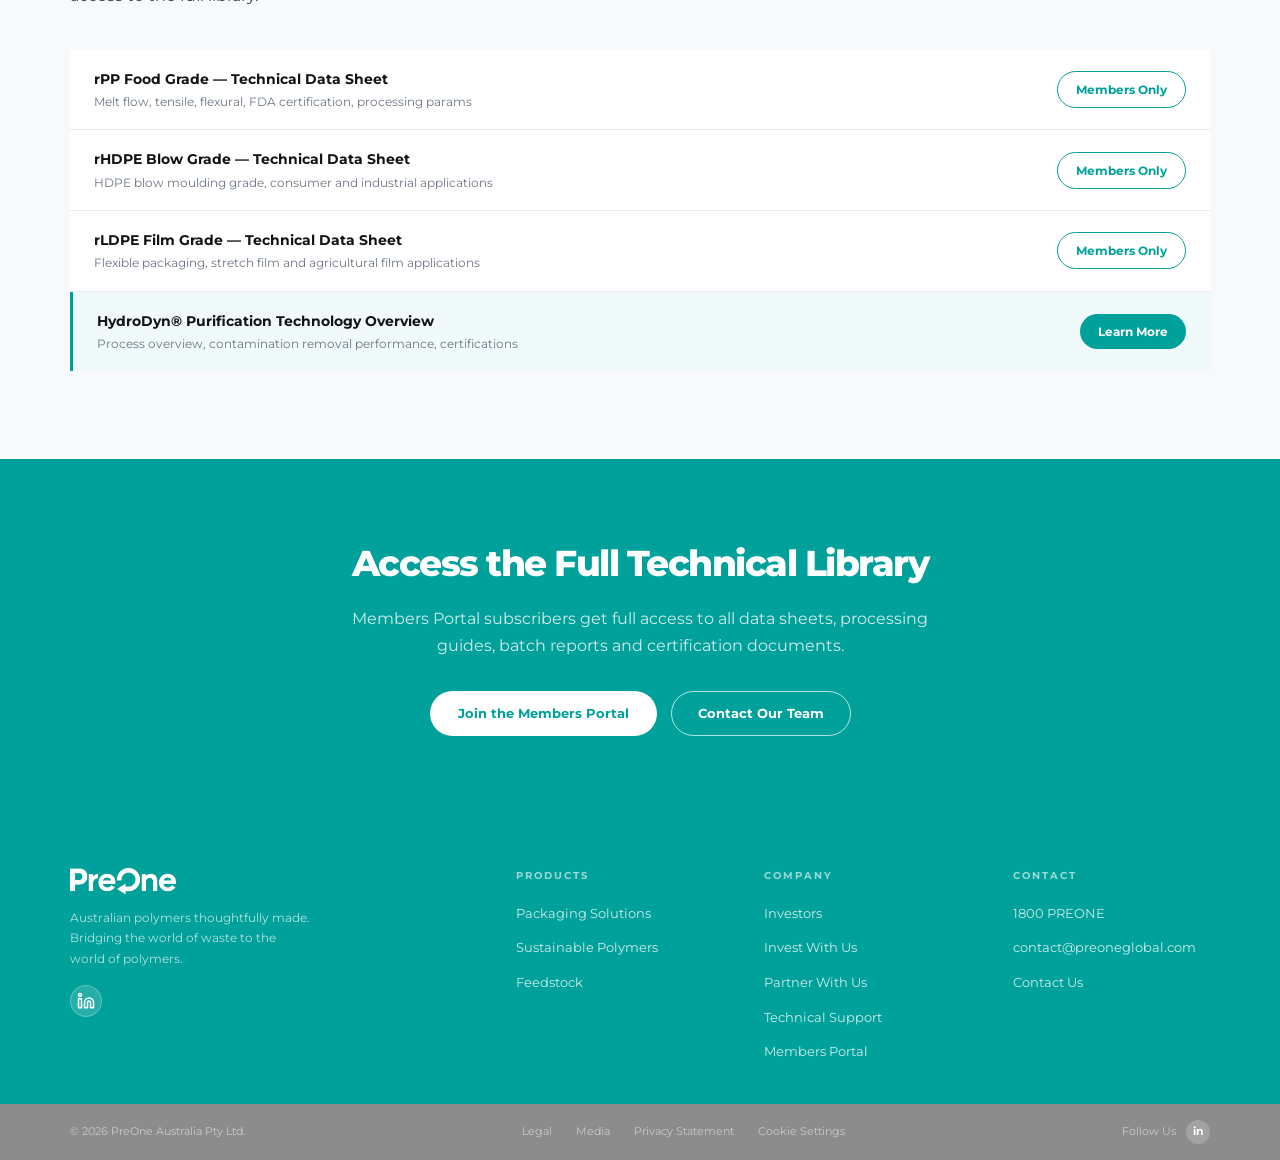
<file: technical-support.html>
<!DOCTYPE html>
<html lang="en">
<head>
<meta charset="UTF-8"><meta name="viewport" content="width=device-width, initial-scale=1.0">
<title>Technical Support — PreOne</title>
<link href="https://fonts.googleapis.com/css2?family=Montserrat:wght@300;400;500;600;700;800&display=swap" rel="stylesheet">
<link rel="stylesheet" href="assets/style.css">
</head>
<body>
<div id="nav-placeholder"></div>

<div class="page-hero" id="hero">
  <div class="page-hero-bg" style="background-image:url('assets/photo-testing.jpg');"></div>
  <div class="container page-hero-inner">
    <div class="page-hero-tag">Technical Support · PreOne Global</div>
    <h1 class="page-h1">Polymer expertise<br>at your fingertips</h1>
    <p class="page-sub">From resin selection to processing troubleshooting — our polymer chemists are here to help you get the most from PreOne's Application Specific Polymers.</p>
    <div class="page-actions">
      <a href="contact.html" class="btn-white">Contact Our Team</a>
      <a href="#resources" class="btn-ghost-white">Technical Resources →</a>
    </div>
  </div>
</div>

<!-- Support categories -->
<section id="support">
  <div class="container">
    <div class="eyebrow reveal">How We Help</div>
    <h2 class="h2 reveal reveal-d1">Technical Support<br>Across the Value Chain</h2>
    <p class="body-text reveal reveal-d2" style="max-width:600px;margin-bottom:48px;">PreOne's technical team supports customers at every stage — from initial resin specification through to production optimisation and quality assurance.</p>
    <div class="four-col reveal reveal-d1">
      <div class="card">
        <div class="card-icon"><svg width="22" height="22" viewBox="0 0 24 24" fill="none" stroke="#00A19B" stroke-width="1.8" stroke-linecap="round" stroke-linejoin="round"><circle cx="12" cy="12" r="10"/><path d="M9.09 9a3 3 0 0 1 5.83 1c0 2-3 3-3 3"/><line x1="12" y1="17" x2="12.01" y2="17"/></svg></div>
        <h3>Resin Selection</h3>
        <p>Application-matched polymer specification. We assess your functional requirements, aesthetics, and certification needs to recommend the right ASP grade.</p>
      </div>
      <div class="card">
        <div class="card-icon"><svg width="22" height="22" viewBox="0 0 24 24" fill="none" stroke="#00A19B" stroke-width="1.8" stroke-linecap="round" stroke-linejoin="round"><path d="M14.7 6.3a1 1 0 0 0 0 1.4l1.6 1.6a1 1 0 0 0 1.4 0l3.77-3.77a6 6 0 0 1-7.94 7.94l-6.91 6.91a2.12 2.12 0 0 1-3-3l6.91-6.91a6 6 0 0 1 7.94-7.94l-3.76 3.76z"/></svg></div>
        <h3>Processing Support</h3>
        <p>Injection moulding, blow moulding, extrusion and film processing parameters. Melt flow, temperature profiles, cycle times and tooling guidance.</p>
      </div>
      <div class="card">
        <div class="card-icon"><svg width="22" height="22" viewBox="0 0 24 24" fill="none" stroke="#00A19B" stroke-width="1.8" stroke-linecap="round" stroke-linejoin="round"><polyline points="22 12 18 12 15 21 9 3 6 12 2 12"/></svg></div>
        <h3>Quality Assurance</h3>
        <p>Material test reports, certificates of conformity, and FDA/food-grade documentation. Batch traceability from kerbside collection to finished pellet.</p>
      </div>
      <div class="card">
        <div class="card-icon"><svg width="22" height="22" viewBox="0 0 24 24" fill="none" stroke="#00A19B" stroke-width="1.8" stroke-linecap="round" stroke-linejoin="round"><rect x="2" y="3" width="20" height="14" rx="2"/><path d="M8 21h8M12 17v4"/></svg></div>
        <h3>Troubleshooting</h3>
        <p>Remote and on-site support for processing issues. Warpage, colour variation, melt inconsistency — our chemists diagnose and resolve production problems fast.</p>
      </div>
    </div>
  </div>
</section>

<!-- Technical resources -->
<section class="section-bg-light" id="resources">
  <div class="container">
    <div class="eyebrow reveal">Technical Resources</div>
    <h2 class="h2 reveal reveal-d1">Documentation &amp;<br>Data Sheets</h2>
    <p class="body-text reveal reveal-d2" style="max-width:560px;margin-bottom:40px;">Access technical data sheets, processing guides, certification documents and application notes. <a href="members-portal.html" style="color:var(--tiffany);font-weight:600;">Members Portal</a> customers have access to the full library.</p>
    <div style="display:flex;flex-direction:column;gap:1px;background:var(--light-grey);" class="reveal reveal-d1">
      <div style="background:var(--white);padding:18px 24px;display:flex;justify-content:space-between;align-items:center;">
        <div>
          <div style="font-size:14px;font-weight:700;color:var(--near-black);">rPP Food Grade — Technical Data Sheet</div>
          <div style="font-size:12px;color:var(--steel);margin-top:2px;">Melt flow, tensile, flexural, FDA certification, processing params</div>
        </div>
        <a href="members-portal.html" class="btn-outline" style="font-size:12px;padding:8px 18px;white-space:nowrap;">Members Only</a>
      </div>
      <div style="background:var(--white);padding:18px 24px;display:flex;justify-content:space-between;align-items:center;">
        <div>
          <div style="font-size:14px;font-weight:700;color:var(--near-black);">rHDPE Blow Grade — Technical Data Sheet</div>
          <div style="font-size:12px;color:var(--steel);margin-top:2px;">HDPE blow moulding grade, consumer and industrial applications</div>
        </div>
        <a href="members-portal.html" class="btn-outline" style="font-size:12px;padding:8px 18px;white-space:nowrap;">Members Only</a>
      </div>
      <div style="background:var(--white);padding:18px 24px;display:flex;justify-content:space-between;align-items:center;">
        <div>
          <div style="font-size:14px;font-weight:700;color:var(--near-black);">rLDPE Film Grade — Technical Data Sheet</div>
          <div style="font-size:12px;color:var(--steel);margin-top:2px;">Flexible packaging, stretch film and agricultural film applications</div>
        </div>
        <a href="members-portal.html" class="btn-outline" style="font-size:12px;padding:8px 18px;white-space:nowrap;">Members Only</a>
      </div>
      <div style="background:var(--tiffany-bg);border-left:3px solid var(--tiffany);padding:18px 24px;display:flex;justify-content:space-between;align-items:center;">
        <div>
          <div style="font-size:14px;font-weight:700;color:var(--near-black);">HydroDyn® Purification Technology Overview</div>
          <div style="font-size:12px;color:var(--steel);margin-top:2px;">Process overview, contamination removal performance, certifications</div>
        </div>
        <a href="technology.html" class="btn-primary" style="font-size:12px;padding:8px 18px;white-space:nowrap;">Learn More</a>
      </div>
    </div>
  </div>
</section>


<div class="cta-band">
  <div class="cta-inner">
    <h2>Access the Full Technical Library</h2>
    <p>Members Portal subscribers get full access to all data sheets, processing guides, batch reports and certification documents.</p>
    <div class="cta-actions"><a href="members-portal.html" class="btn-white">Join the Members Portal</a><a href="contact.html" class="btn-ghost-white">Contact Our Team</a></div>
  </div>
</div>
<div id="footer-placeholder"></div>
<script src="assets/chrome.js"></script>
</body>
</html>
</file>
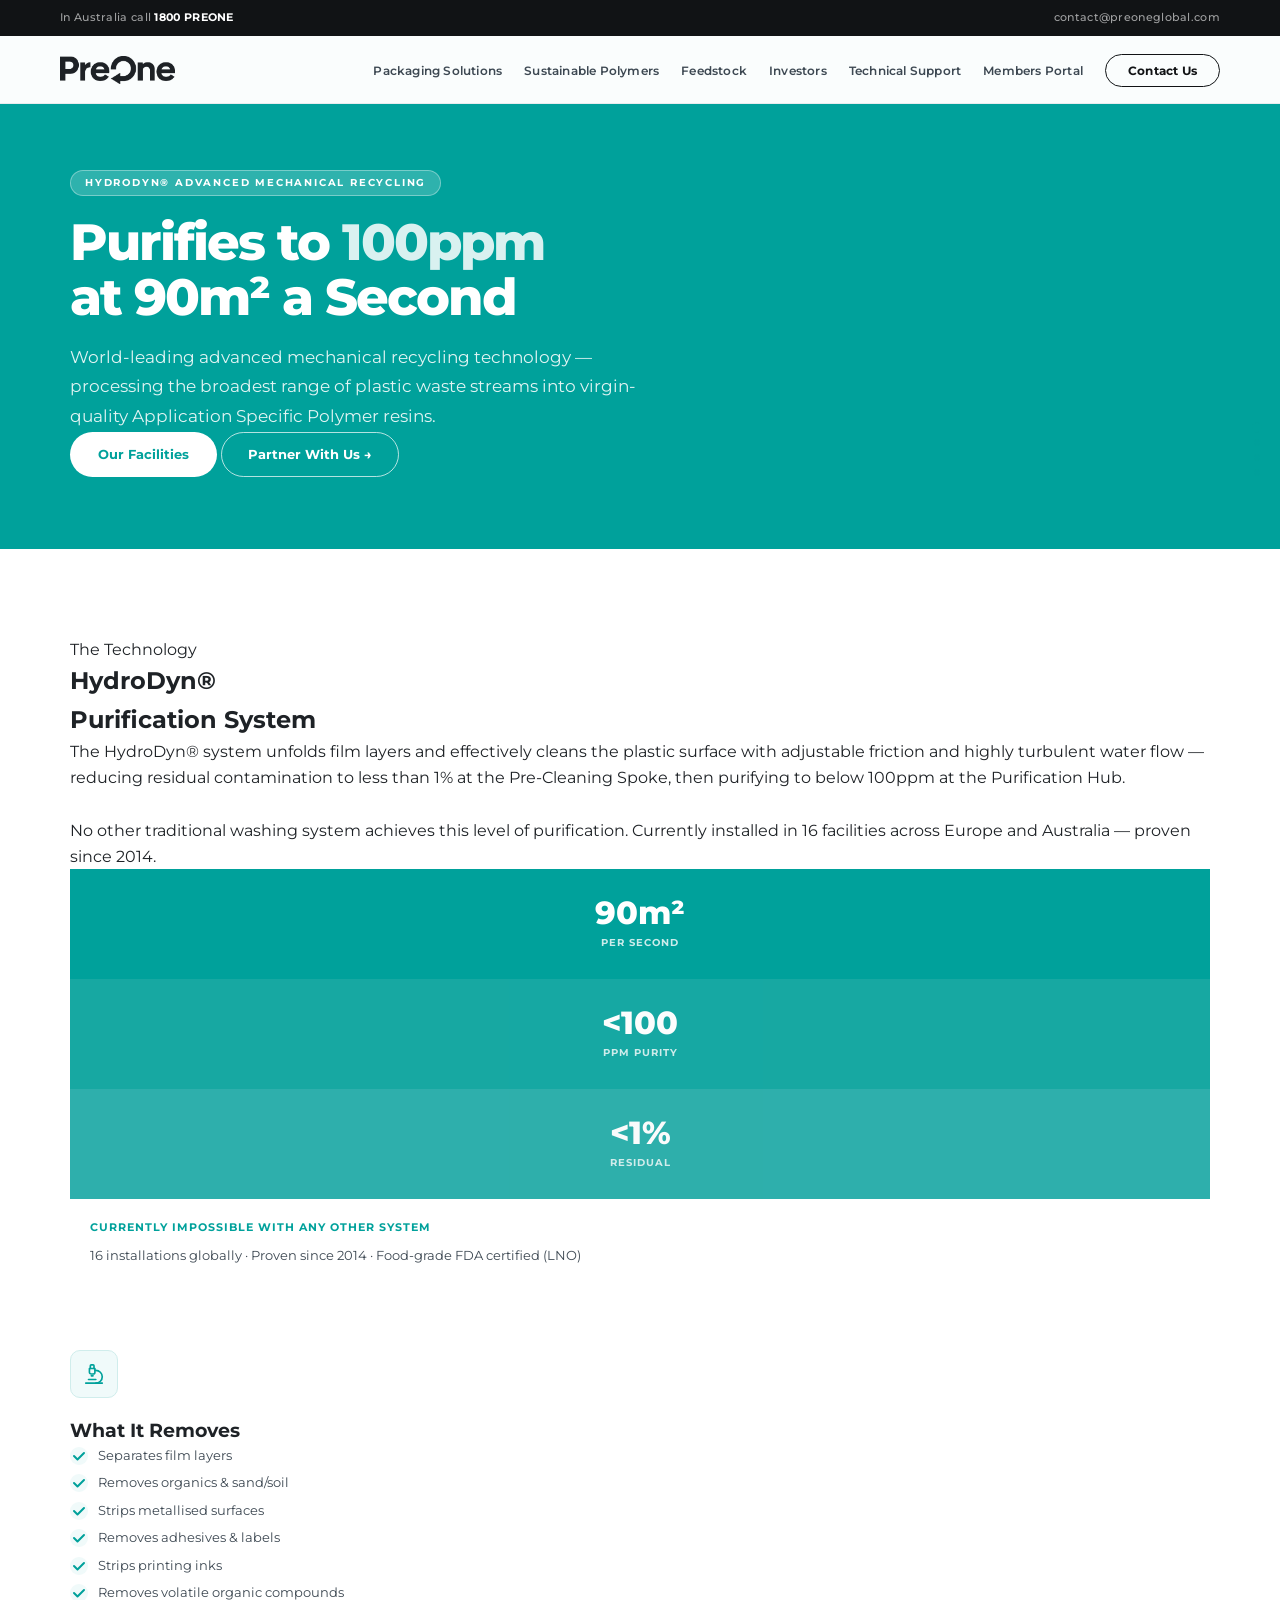
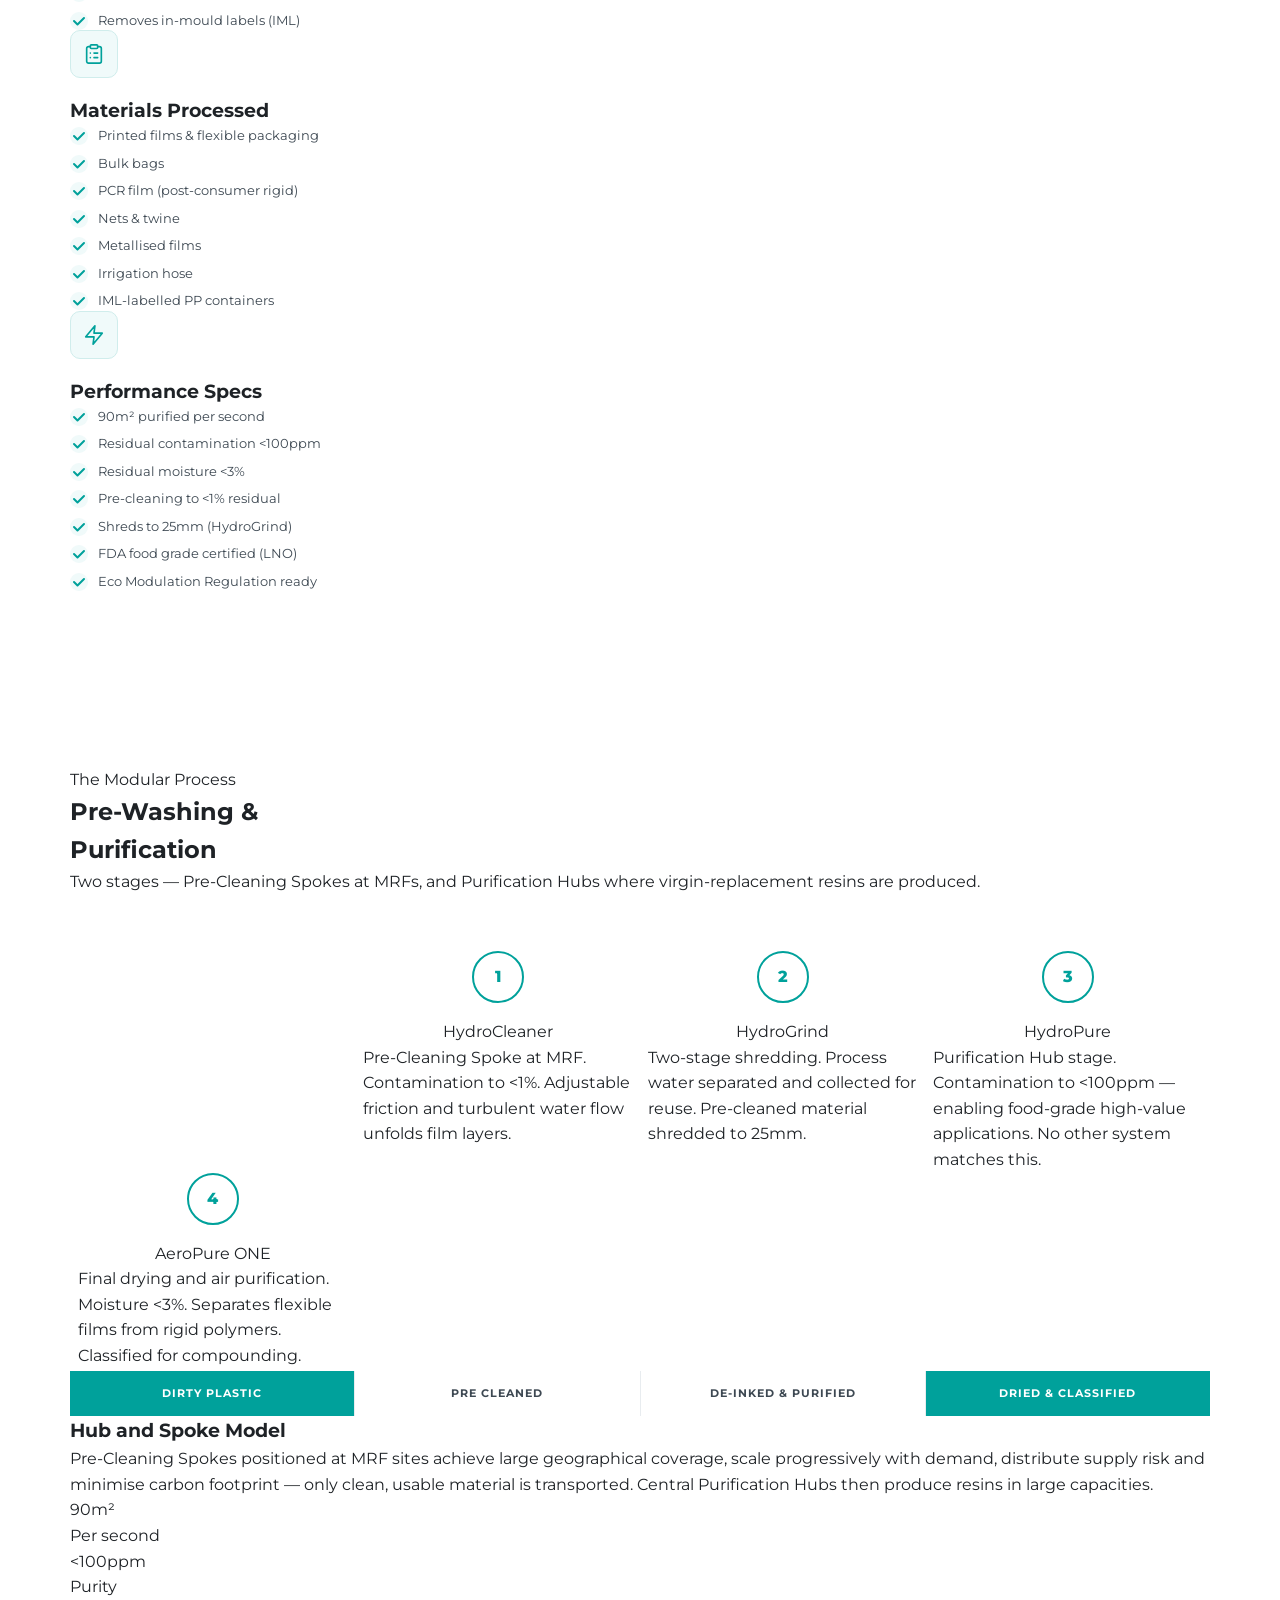
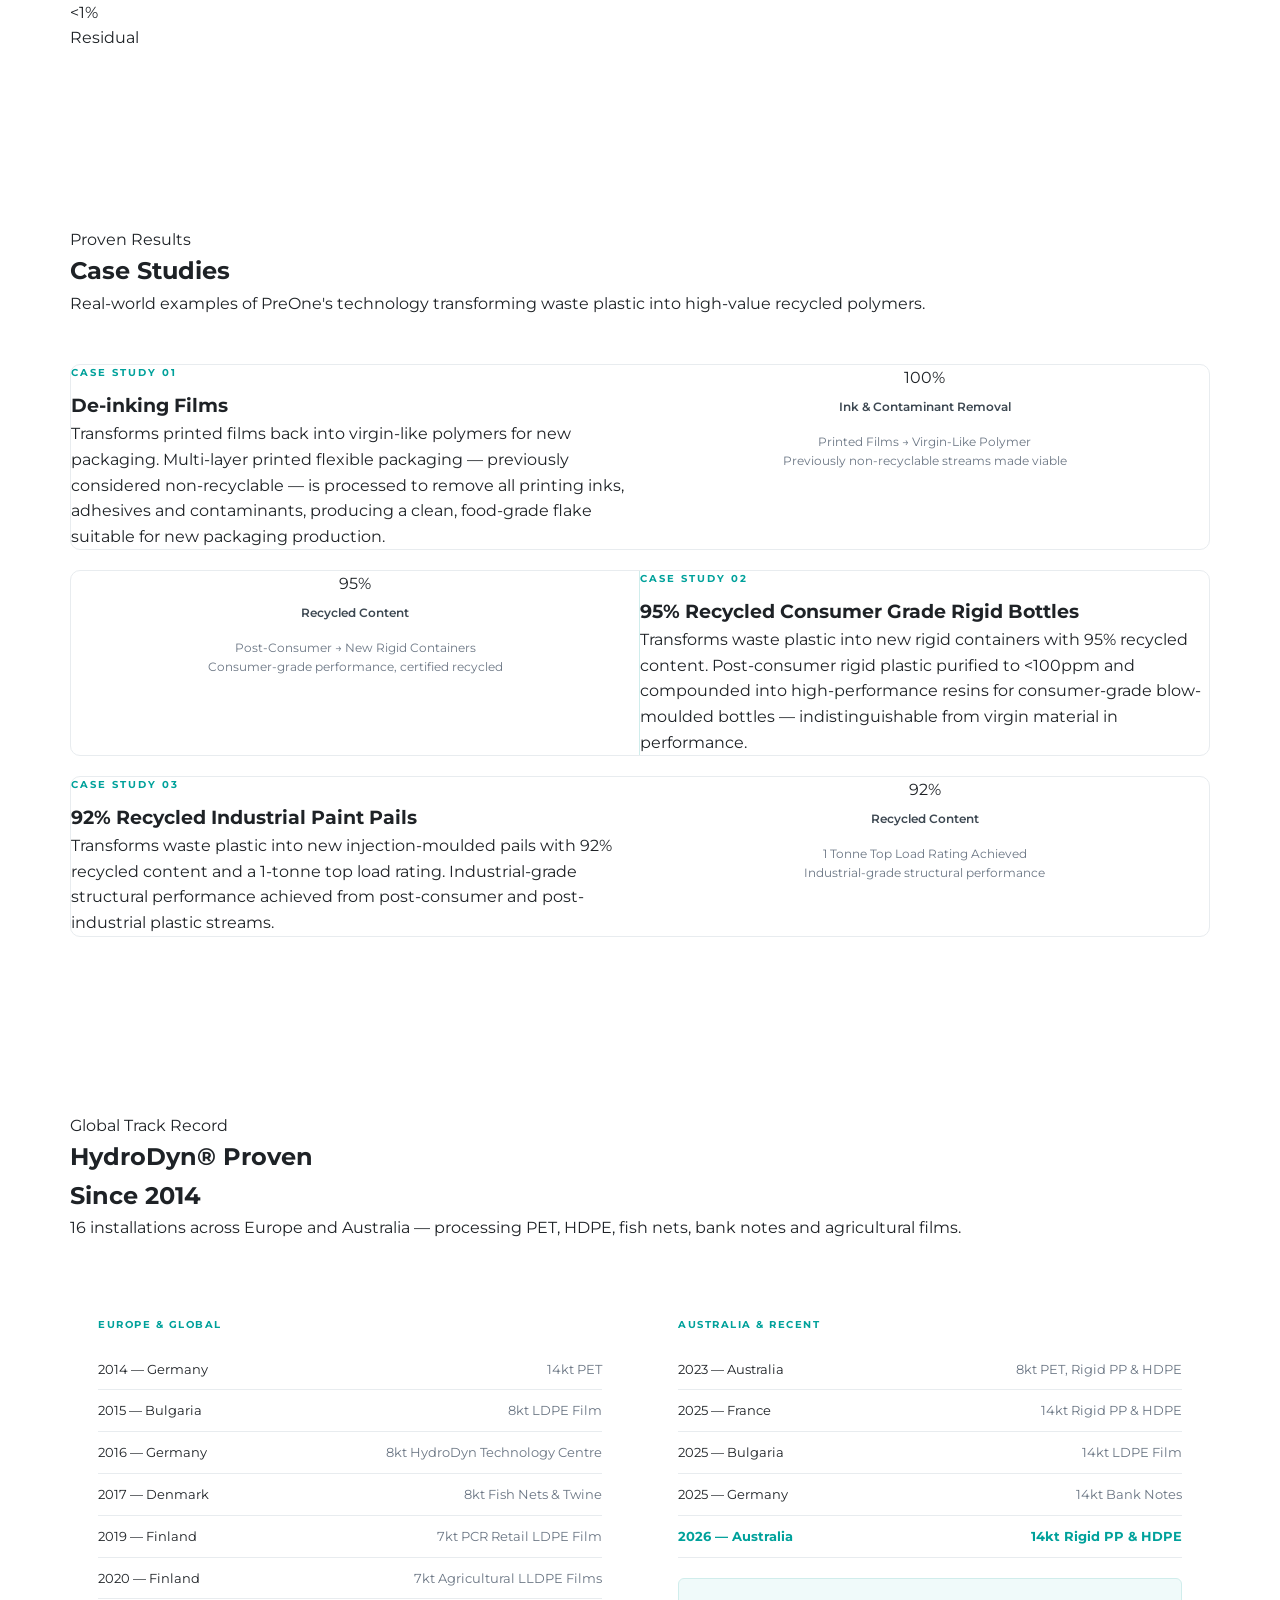
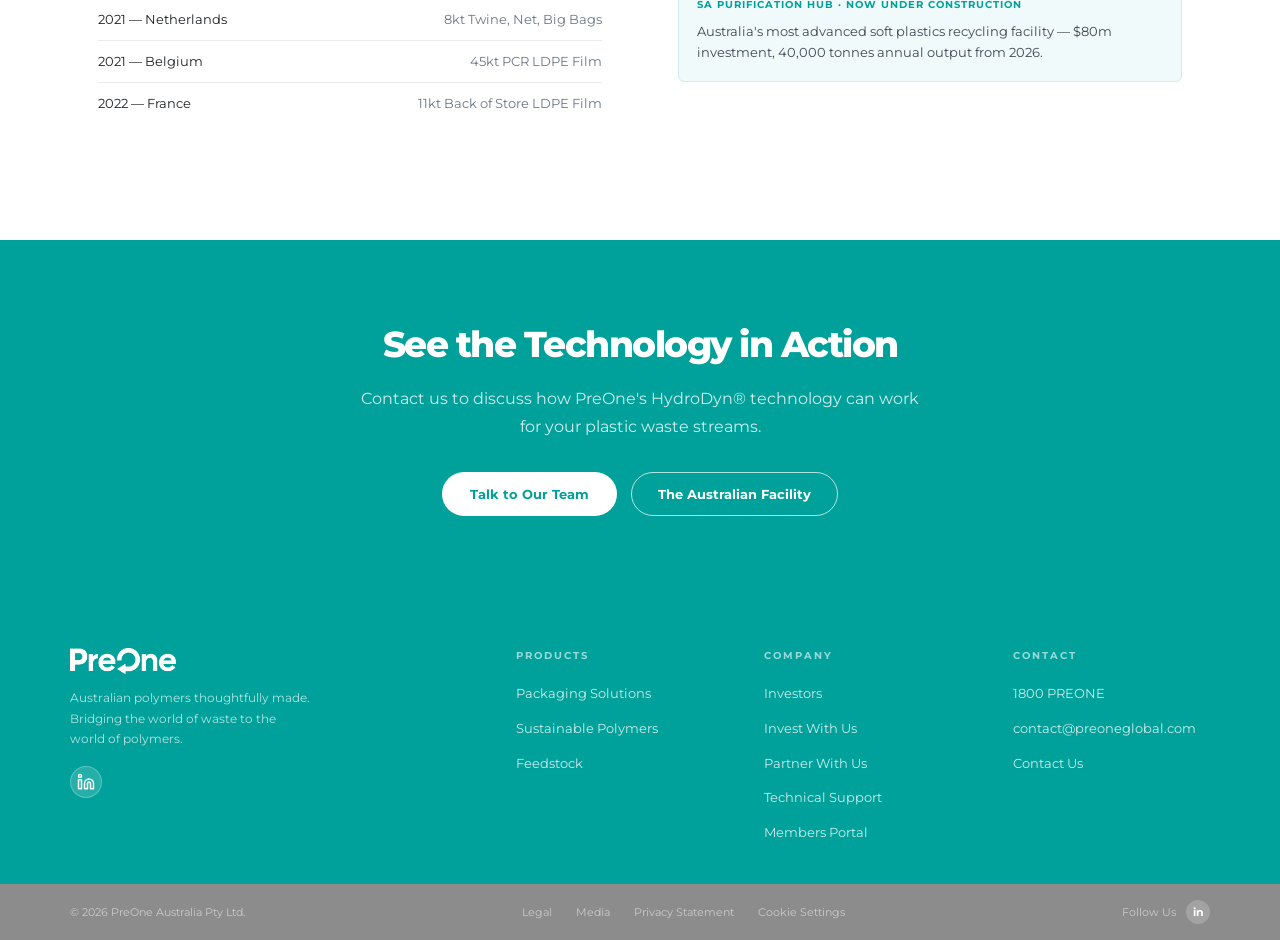
<file: technology.html>
<!DOCTYPE html>
<html lang="en">
<head>
<meta charset="UTF-8"><meta name="viewport" content="width=device-width, initial-scale=1.0">
<title>Technology — PreOne</title>
<link href="https://fonts.googleapis.com/css2?family=Montserrat:wght@300;400;500;600;700;800&display=swap" rel="stylesheet">
<link rel="stylesheet" href="assets/style.css">
</head>
<body>
<div id="nav-placeholder"></div>
<div class="page-dots">
  <button class="page-dot"></button><button class="page-dot"></button>
  <button class="page-dot"></button><button class="page-dot"></button>
</div>

<!-- HERO — testing lab photo -->
<div class="page-hero" id="technology">
  <div class="page-hero-photo" style="background-image:url('assets/photo-testing.jpg');"></div>
  <div class="container page-hero-inner">
    <div class="page-hero-tag">HydroDyn® Advanced Mechanical Recycling</div>
    <h1 class="page-h1">Purifies to <em style="font-style:normal;color:rgba(255,255,255,0.85);">100ppm</em><br>at 90m² a Second</h1>
    <p class="page-sub">World-leading advanced mechanical recycling technology — processing the broadest range of plastic waste streams into virgin-quality Application Specific Polymer resins.</p>
    <div class="page-hero-actions">
      <a href="investors.html" class="btn-white">Our Facilities</a>
      <a href="contact.html" class="btn-ghost-white">Partner With Us →</a>
    </div>
  </div>
</div>

<!-- TECH OVERVIEW -->
<section class="bg-white" id="overview">
  <div class="container">
    <div class="two-col-grid-center">
      <div>
        <div class="section-eyebrow reveal">The Technology</div>
        <h2 class="section-h2 reveal reveal-d1">HydroDyn®<br>Purification System</h2>
        <p class="section-sub reveal reveal-d2" style="margin-bottom:28px;">The HydroDyn® system unfolds film layers and effectively cleans the plastic surface with adjustable friction and highly turbulent water flow — reducing residual contamination to less than 1% at the Pre-Cleaning Spoke, then purifying to below 100ppm at the Purification Hub.</p>
        <p class="section-sub reveal reveal-d3">No other traditional washing system achieves this level of purification. Currently installed in 16 facilities across Europe and Australia — proven since 2014.</p>
      </div>
      <div class="reveal reveal-d1">
        <div class="card-grid-3" style="grid-template-columns:1fr 1fr 1fr;gap:2px;background:var(--light-grey);">
          <div style="background:var(--tiffany);padding:28px 20px;text-align:center;">
            <div style="font-size:32px;font-weight:800;color:var(--white);line-height:1;">90m²</div>
            <div style="font-size:10px;font-weight:700;color:rgba(255,255,255,0.8);text-transform:uppercase;letter-spacing:1px;margin-top:6px;">Per Second</div>
          </div>
          <div style="background:var(--tiffany);padding:28px 20px;text-align:center;opacity:0.9;">
            <div style="font-size:32px;font-weight:800;color:var(--white);line-height:1;">&lt;100</div>
            <div style="font-size:10px;font-weight:700;color:rgba(255,255,255,0.8);text-transform:uppercase;letter-spacing:1px;margin-top:6px;">ppm Purity</div>
          </div>
          <div style="background:var(--tiffany);padding:28px 20px;text-align:center;opacity:0.8;">
            <div style="font-size:32px;font-weight:800;color:var(--white);line-height:1;">&lt;1%</div>
            <div style="font-size:10px;font-weight:700;color:rgba(255,255,255,0.8);text-transform:uppercase;letter-spacing:1px;margin-top:6px;">Residual</div>
          </div>
          <div style="background:var(--white);padding:20px;grid-column:span 3;">
            <div style="font-size:11px;font-weight:700;color:var(--tiffany);text-transform:uppercase;letter-spacing:1px;margin-bottom:8px;">Currently impossible with any other system</div>
            <div style="font-size:13px;color:var(--mid);">16 installations globally · Proven since 2014 · Food-grade FDA certified (LNO)</div>
          </div>
        </div>
      </div>
    </div>

    <div class="card-grid-3 reveal mt-64" style="margin-top:64px;">
      <div class="light-card">
        <div class="card-icon"><svg width="22" height="22" viewBox="0 0 24 24" fill="none" stroke="#00A19B" stroke-width="1.8" stroke-linecap="round" stroke-linejoin="round"><path d="M6 18h8"/><path d="M3 22h18"/><path d="M14 22a7 7 0 1 0 0-14h-1"/><path d="M9 14h2"/><path d="M9 12a2 2 0 0 1-2-2V6h6v4a2 2 0 0 1-2 2z"/><path d="M12 6V3a1 1 0 0 0-1-1H9a1 1 0 0 0-1 1v3"/></svg></div>
        <h3>What It Removes</h3>
        <ul class="check-list">
          <li>Separates film layers</li><li>Removes organics &amp; sand/soil</li>
          <li>Strips metallised surfaces</li><li>Removes adhesives &amp; labels</li>
          <li>Strips printing inks</li><li>Removes volatile organic compounds</li>
          <li>Removes in-mould labels (IML)</li>
        </ul>
      </div>
      <div class="light-card">
        <div class="card-icon"><svg width="22" height="22" viewBox="0 0 24 24" fill="none" stroke="#00A19B" stroke-width="1.8" stroke-linecap="round" stroke-linejoin="round"><rect x="8" y="2" width="8" height="4" rx="1"/><path d="M16 4h2a2 2 0 0 1 2 2v14a2 2 0 0 1-2 2H6a2 2 0 0 1-2-2V6a2 2 0 0 1 2-2h2"/><path d="M12 11h4M12 16h4M8 11h.01M8 16h.01"/></svg></div>
        <h3>Materials Processed</h3>
        <ul class="check-list">
          <li>Printed films &amp; flexible packaging</li><li>Bulk bags</li>
          <li>PCR film (post-consumer rigid)</li><li>Nets &amp; twine</li>
          <li>Metallised films</li><li>Irrigation hose</li>
          <li>IML-labelled PP containers</li>
        </ul>
      </div>
      <div class="light-card">
        <div class="card-icon"><svg width="22" height="22" viewBox="0 0 24 24" fill="none" stroke="#00A19B" stroke-width="1.8" stroke-linecap="round" stroke-linejoin="round"><polygon points="13 2 3 14 12 14 11 22 21 10 12 10 13 2"/></svg></div>
        <h3>Performance Specs</h3>
        <ul class="check-list">
          <li>90m² purified per second</li><li>Residual contamination &lt;100ppm</li>
          <li>Residual moisture &lt;3%</li><li>Pre-cleaning to &lt;1% residual</li>
          <li>Shreds to 25mm (HydroGrind)</li><li>FDA food grade certified (LNO)</li>
          <li>Eco Modulation Regulation ready</li>
        </ul>
      </div>
    </div>
  </div>
</section>

<!-- 4-STEP PROCESS -->
<section class="bg-light" id="process">
  <div class="container">
    <div class="section-eyebrow reveal">The Modular Process</div>
    <h2 class="section-h2 reveal reveal-d1">Pre-Washing &amp;<br>Purification</h2>
    <p class="section-sub section-sub-wide reveal reveal-d2" style="margin-bottom:16px;">Two stages — Pre-Cleaning Spokes at MRFs, and Purification Hubs where virgin-replacement resins are produced.</p>
    <div class="process-strip process-strip-4 reveal" style="margin-top:56px;">
      <div class="process-connector"></div>
      <div class="process-step">
        <div class="process-num">1</div>
        <div class="process-step-title">HydroCleaner</div>
        <div class="process-step-desc">Pre-Cleaning Spoke at MRF. Contamination to &lt;1%. Adjustable friction and turbulent water flow unfolds film layers.</div>
      </div>
      <div class="process-step">
        <div class="process-num">2</div>
        <div class="process-step-title">HydroGrind</div>
        <div class="process-step-desc">Two-stage shredding. Process water separated and collected for reuse. Pre-cleaned material shredded to 25mm.</div>
      </div>
      <div class="process-step">
        <div class="process-num">3</div>
        <div class="process-step-title">HydroPure</div>
        <div class="process-step-desc">Purification Hub stage. Contamination to &lt;100ppm — enabling food-grade high-value applications. No other system matches this.</div>
      </div>
      <div class="process-step">
        <div class="process-num">4</div>
        <div class="process-step-title">AeroPure ONE</div>
        <div class="process-step-desc">Final drying and air purification. Moisture &lt;3%. Separates flexible films from rigid polymers. Classified for compounding.</div>
      </div>
    </div>
    <div style="display:grid;grid-template-columns:repeat(4,1fr);gap:1px;margin-top:2px;background:var(--light-grey);" class="reveal">
      <div style="background:var(--tiffany);padding:14px;text-align:center;font-size:11px;font-weight:700;color:var(--white);text-transform:uppercase;letter-spacing:1px;">Dirty Plastic</div>
      <div style="background:var(--white);padding:14px;text-align:center;font-size:11px;font-weight:700;color:var(--mid);text-transform:uppercase;letter-spacing:1px;">Pre Cleaned</div>
      <div style="background:var(--white);padding:14px;text-align:center;font-size:11px;font-weight:700;color:var(--mid);text-transform:uppercase;letter-spacing:1px;">De-inked &amp; Purified</div>
      <div style="background:var(--tiffany);padding:14px;text-align:center;font-size:11px;font-weight:700;color:var(--white);text-transform:uppercase;letter-spacing:1px;">Dried &amp; Classified</div>
    </div>
    <div class="tech-callout reveal">
      <div>
        <h3>Hub and Spoke Model</h3>
        <p>Pre-Cleaning Spokes positioned at MRF sites achieve large geographical coverage, scale progressively with demand, distribute supply risk and minimise carbon footprint — only clean, usable material is transported. Central Purification Hubs then produce resins in large capacities.</p>
      </div>
      <div class="tech-specs">
        <div class="tech-spec"><div class="tech-spec-val">90<span class="tech-spec-unit">m²</span></div><div class="tech-spec-lbl">Per second</div></div>
        <div class="tech-spec"><div class="tech-spec-val">&lt;100<span class="tech-spec-unit">ppm</span></div><div class="tech-spec-lbl">Purity</div></div>
        <div class="tech-spec"><div class="tech-spec-val">&lt;1<span class="tech-spec-unit">%</span></div><div class="tech-spec-lbl">Residual</div></div>
      </div>
    </div>
  </div>
</section>

<!-- CASE STUDIES -->
<section class="bg-white" id="casestudies">
  <div class="container">
    <div class="section-eyebrow reveal">Proven Results</div>
    <h2 class="section-h2 reveal reveal-d1">Case Studies</h2>
    <p class="section-sub reveal reveal-d2" style="margin-bottom:48px;">Real-world examples of PreOne's technology transforming waste plastic into high-value recycled polymers.</p>
    <div style="display:flex;flex-direction:column;gap:20px;" class="reveal">
      <div class="case-card">
        <div class="case-card-text">
          <div class="case-tag">Case Study 01</div>
          <h3>De-inking Films</h3>
          <p>Transforms printed films back into virgin-like polymers for new packaging. Multi-layer printed flexible packaging — previously considered non-recyclable — is processed to remove all printing inks, adhesives and contaminants, producing a clean, food-grade flake suitable for new packaging production.</p>
        </div>
        <div class="case-card-visual">
          <div style="text-align:center;">
            <span class="case-stat-big">100%</span>
            <span class="case-stat-lbl">Ink &amp; Contaminant Removal</span>
            <p style="margin-top:16px;font-size:12px;color:var(--steel);line-height:1.6;">Printed Films → Virgin-Like Polymer<br>Previously non-recyclable streams made viable</p>
          </div>
        </div>
      </div>
      <div class="case-card" style="direction:rtl;">
        <div class="case-card-text" style="direction:ltr;">
          <div class="case-tag">Case Study 02</div>
          <h3>95% Recycled Consumer Grade Rigid Bottles</h3>
          <p>Transforms waste plastic into new rigid containers with 95% recycled content. Post-consumer rigid plastic purified to &lt;100ppm and compounded into high-performance resins for consumer-grade blow-moulded bottles — indistinguishable from virgin material in performance.</p>
        </div>
        <div class="case-card-visual" style="direction:ltr;border-left:none;border-right:1px solid var(--tiffany-mid);">
          <div style="text-align:center;">
            <span class="case-stat-big">95%</span>
            <span class="case-stat-lbl">Recycled Content</span>
            <p style="margin-top:16px;font-size:12px;color:var(--steel);line-height:1.6;">Post-Consumer → New Rigid Containers<br>Consumer-grade performance, certified recycled</p>
          </div>
        </div>
      </div>
      <div class="case-card">
        <div class="case-card-text">
          <div class="case-tag">Case Study 03</div>
          <h3>92% Recycled Industrial Paint Pails</h3>
          <p>Transforms waste plastic into new injection-moulded pails with 92% recycled content and a 1-tonne top load rating. Industrial-grade structural performance achieved from post-consumer and post-industrial plastic streams.</p>
        </div>
        <div class="case-card-visual">
          <div style="text-align:center;">
            <span class="case-stat-big">92%</span>
            <span class="case-stat-lbl">Recycled Content</span>
            <p style="margin-top:16px;font-size:12px;color:var(--steel);line-height:1.6;">1 Tonne Top Load Rating Achieved<br>Industrial-grade structural performance</p>
          </div>
        </div>
      </div>
    </div>
  </div>
</section>

<!-- GLOBAL TRACK RECORD -->
<section class="bg-light" id="track-record">
  <div class="container">
    <div class="section-eyebrow reveal">Global Track Record</div>
    <h2 class="section-h2 reveal reveal-d1">HydroDyn® Proven<br>Since 2014</h2>
    <p class="section-sub reveal reveal-d2" style="margin-bottom:48px;">16 installations across Europe and Australia — processing PET, HDPE, fish nets, bank notes and agricultural films.</p>
    <div style="display:grid;grid-template-columns:1fr 1fr;gap:20px;" class="reveal">
      <div class="light-card" style="padding:28px;">
        <div style="font-size:10px;font-weight:700;color:var(--tiffany);letter-spacing:1.5px;text-transform:uppercase;margin-bottom:16px;">Europe &amp; Global</div>
        <div style="display:flex;flex-direction:column;gap:0;">
          <div style="display:flex;justify-content:space-between;font-size:13px;padding:10px 0;border-bottom:1px solid var(--light-grey);"><span style="color:var(--dark);">2014 — Germany</span><span style="color:var(--steel);">14kt PET</span></div>
          <div style="display:flex;justify-content:space-between;font-size:13px;padding:10px 0;border-bottom:1px solid var(--light-grey);"><span style="color:var(--dark);">2015 — Bulgaria</span><span style="color:var(--steel);">8kt LDPE Film</span></div>
          <div style="display:flex;justify-content:space-between;font-size:13px;padding:10px 0;border-bottom:1px solid var(--light-grey);"><span style="color:var(--dark);">2016 — Germany</span><span style="color:var(--steel);">8kt HydroDyn Technology Centre</span></div>
          <div style="display:flex;justify-content:space-between;font-size:13px;padding:10px 0;border-bottom:1px solid var(--light-grey);"><span style="color:var(--dark);">2017 — Denmark</span><span style="color:var(--steel);">8kt Fish Nets &amp; Twine</span></div>
          <div style="display:flex;justify-content:space-between;font-size:13px;padding:10px 0;border-bottom:1px solid var(--light-grey);"><span style="color:var(--dark);">2019 — Finland</span><span style="color:var(--steel);">7kt PCR Retail LDPE Film</span></div>
          <div style="display:flex;justify-content:space-between;font-size:13px;padding:10px 0;border-bottom:1px solid var(--light-grey);"><span style="color:var(--dark);">2020 — Finland</span><span style="color:var(--steel);">7kt Agricultural LLDPE Films</span></div>
          <div style="display:flex;justify-content:space-between;font-size:13px;padding:10px 0;border-bottom:1px solid var(--light-grey);"><span style="color:var(--dark);">2021 — Netherlands</span><span style="color:var(--steel);">8kt Twine, Net, Big Bags</span></div>
          <div style="display:flex;justify-content:space-between;font-size:13px;padding:10px 0;border-bottom:1px solid var(--light-grey);"><span style="color:var(--dark);">2021 — Belgium</span><span style="color:var(--steel);">45kt PCR LDPE Film</span></div>
          <div style="display:flex;justify-content:space-between;font-size:13px;padding:10px 0;"><span style="color:var(--dark);">2022 — France</span><span style="color:var(--steel);">11kt Back of Store LDPE Film</span></div>
        </div>
      </div>
      <div class="light-card" style="padding:28px;">
        <div style="font-size:10px;font-weight:700;color:var(--tiffany);letter-spacing:1.5px;text-transform:uppercase;margin-bottom:16px;">Australia &amp; Recent</div>
        <div style="display:flex;flex-direction:column;gap:0;">
          <div style="display:flex;justify-content:space-between;font-size:13px;padding:10px 0;border-bottom:1px solid var(--light-grey);"><span style="color:var(--dark);">2023 — Australia</span><span style="color:var(--steel);">8kt PET, Rigid PP &amp; HDPE</span></div>
          <div style="display:flex;justify-content:space-between;font-size:13px;padding:10px 0;border-bottom:1px solid var(--light-grey);"><span style="color:var(--dark);">2025 — France</span><span style="color:var(--steel);">14kt Rigid PP &amp; HDPE</span></div>
          <div style="display:flex;justify-content:space-between;font-size:13px;padding:10px 0;border-bottom:1px solid var(--light-grey);"><span style="color:var(--dark);">2025 — Bulgaria</span><span style="color:var(--steel);">14kt LDPE Film</span></div>
          <div style="display:flex;justify-content:space-between;font-size:13px;padding:10px 0;border-bottom:1px solid var(--light-grey);"><span style="color:var(--dark);">2025 — Germany</span><span style="color:var(--steel);">14kt Bank Notes</span></div>
          <div style="display:flex;justify-content:space-between;font-size:13px;padding:10px 0;border-bottom:1px solid var(--light-grey);"><span style="color:var(--tiffany);font-weight:700;">2026 — Australia</span><span style="color:var(--tiffany);font-weight:700;">14kt Rigid PP &amp; HDPE</span></div>
        </div>
        <div style="margin-top:20px;padding:18px;background:var(--tiffany-bg);border:1px solid var(--tiffany-mid);border-radius:6px;">
          <div style="font-size:10px;font-weight:700;color:var(--tiffany);text-transform:uppercase;letter-spacing:1px;margin-bottom:8px;">SA Purification Hub · Now Under Construction</div>
          <div style="font-size:13px;color:var(--mid);line-height:1.65;">Australia's most advanced soft plastics recycling facility — $80m investment, 40,000 tonnes annual output from 2026.</div>
        </div>
      </div>
    </div>
  </div>
</section>

<div class="cta-band">
  <div class="cta-inner">
    <h2>See the Technology in Action</h2>
    <p>Contact us to discuss how PreOne's HydroDyn® technology can work for your plastic waste streams.</p>
    <div class="cta-actions">
      <a href="contact.html" class="btn-white">Talk to Our Team</a>
      <a href="investors.html" class="btn-ghost-white">The Australian Facility</a>
    </div>
  </div>
</div>
<div id="footer-placeholder"></div>
<script src="assets/chrome.js"></script>
</body>
</html>
</file>
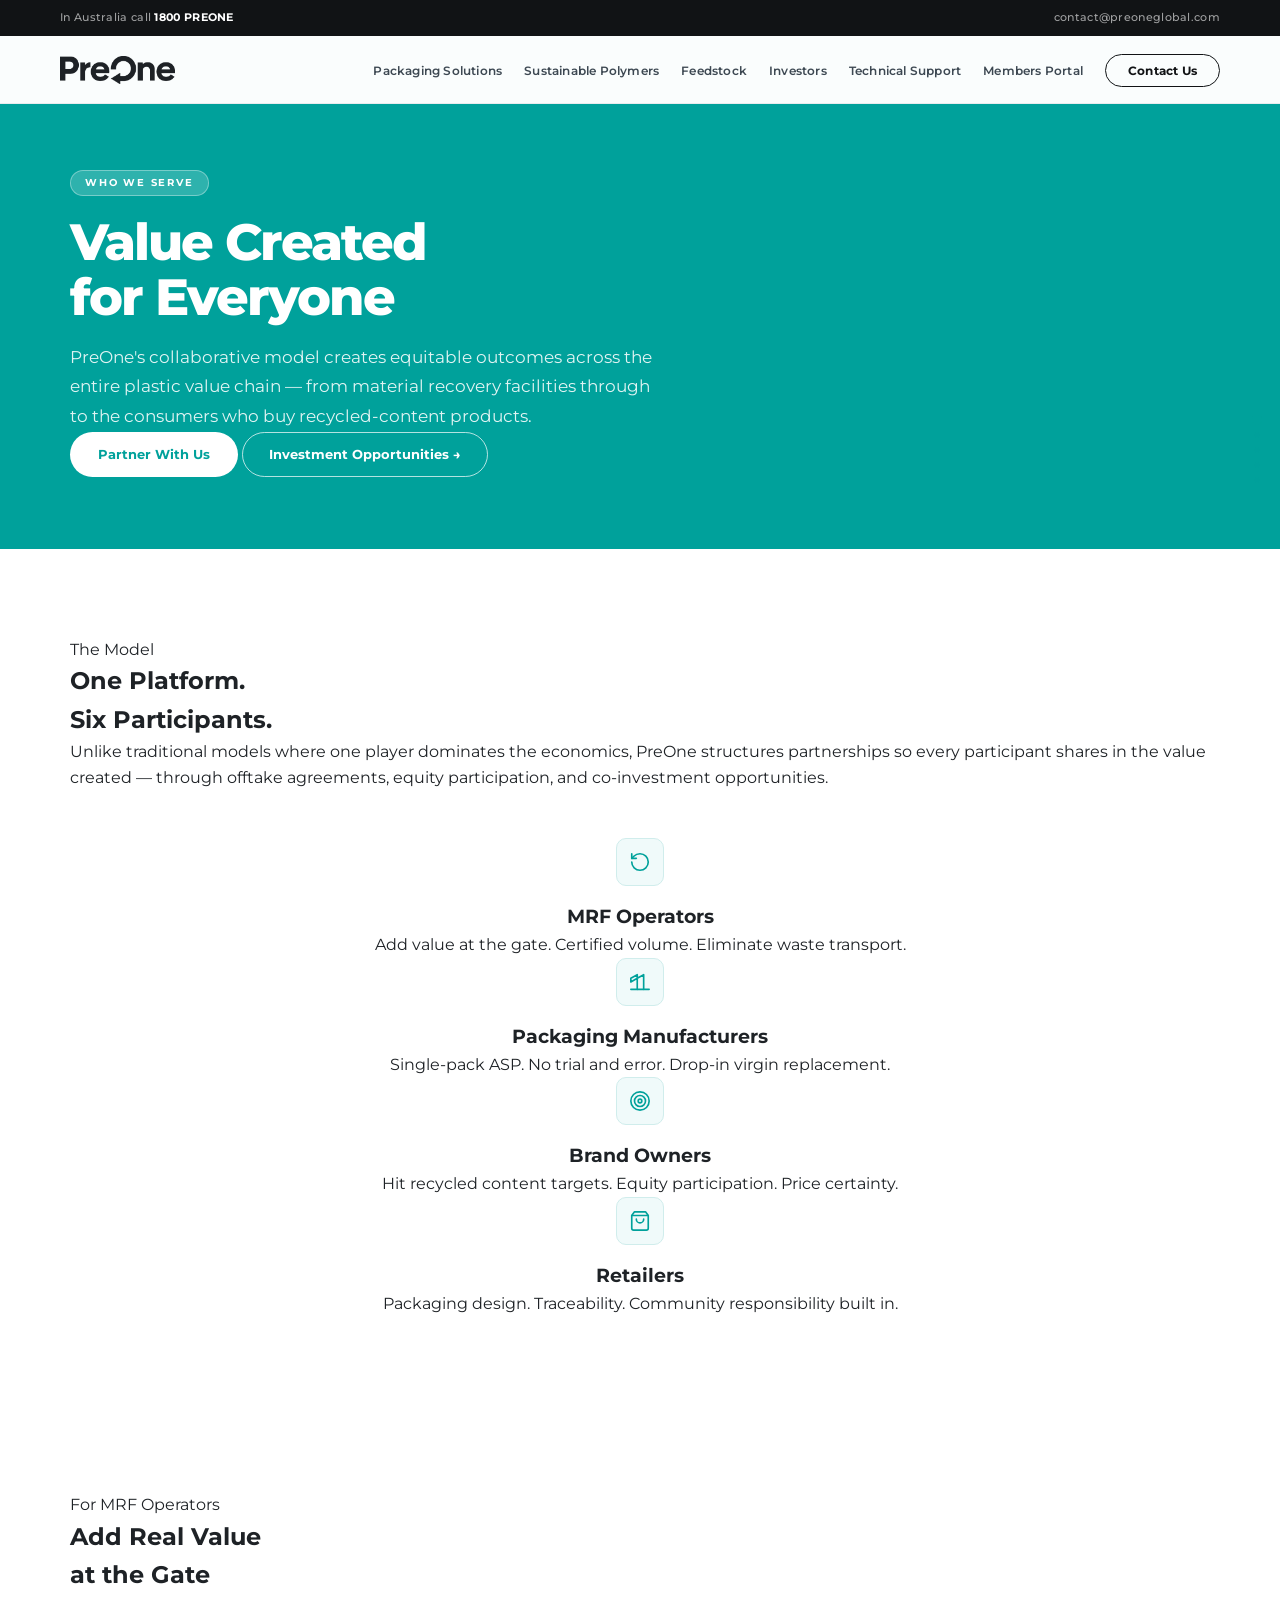
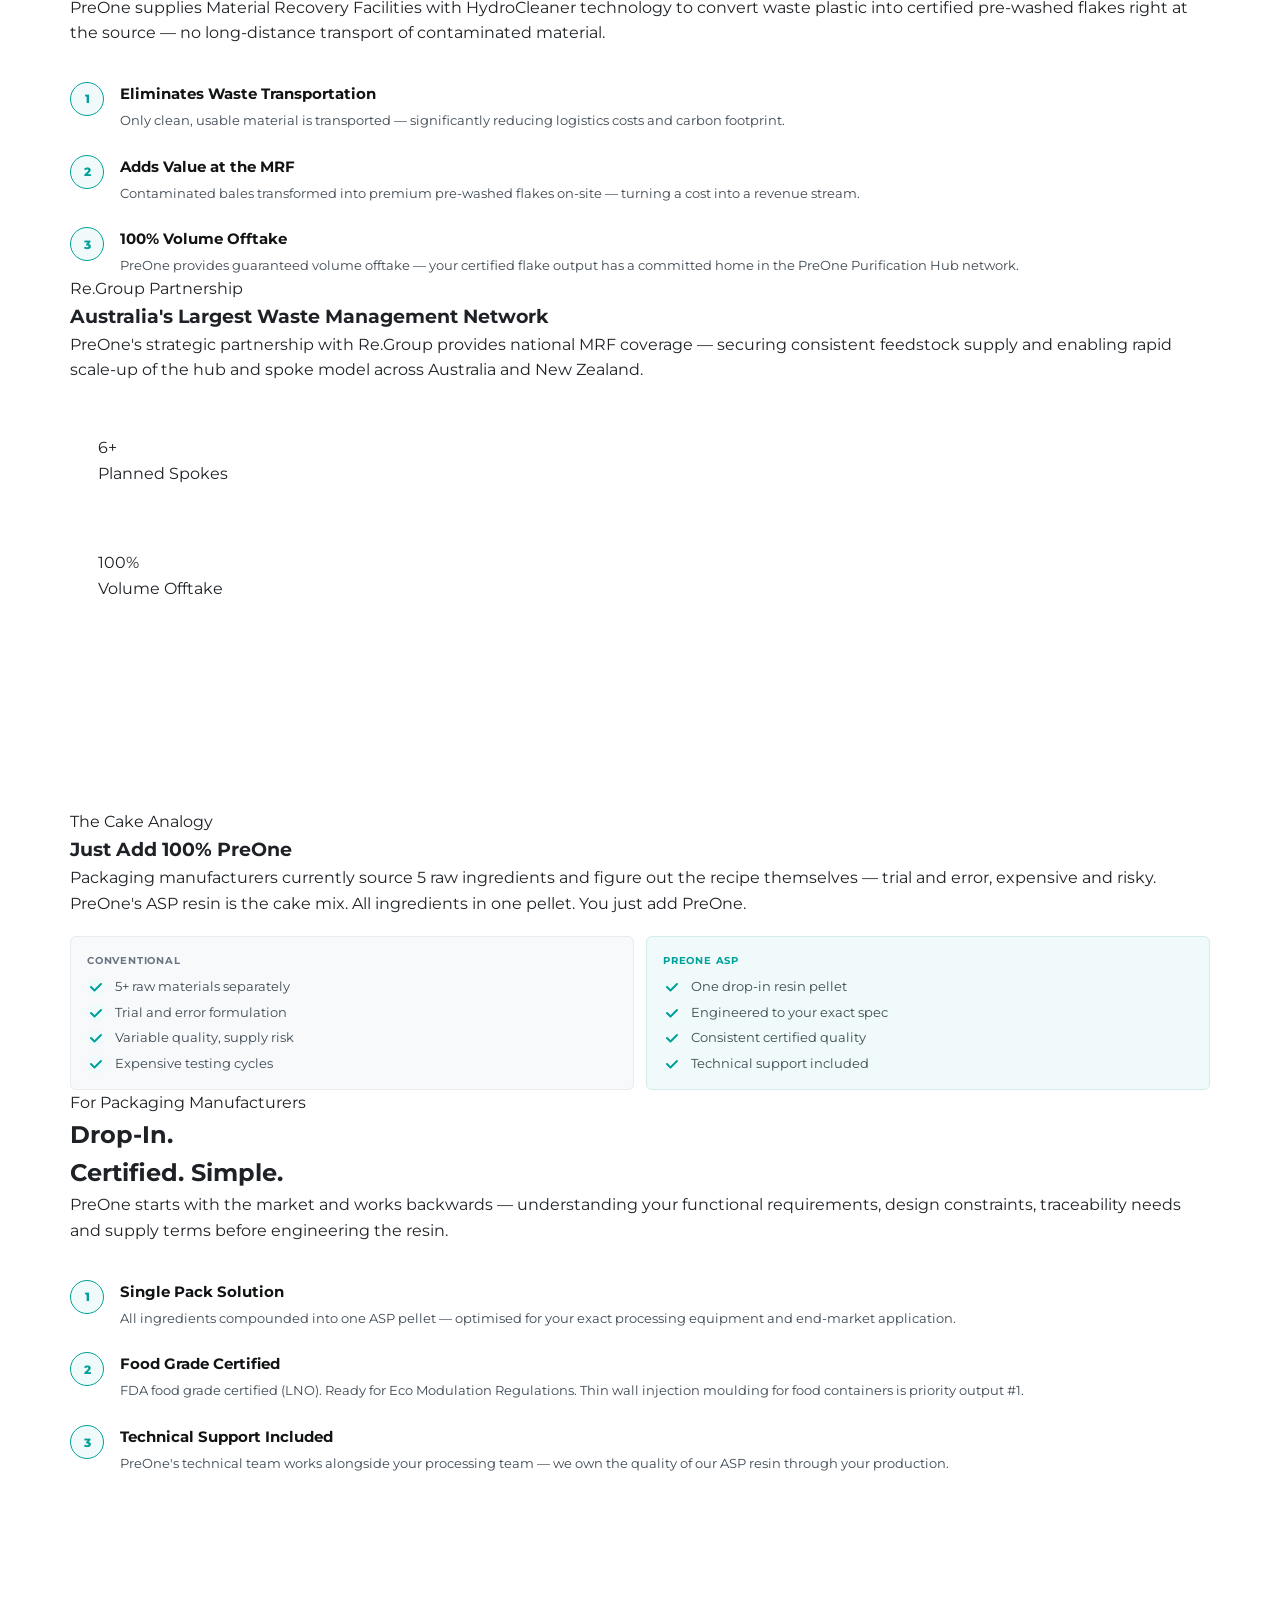
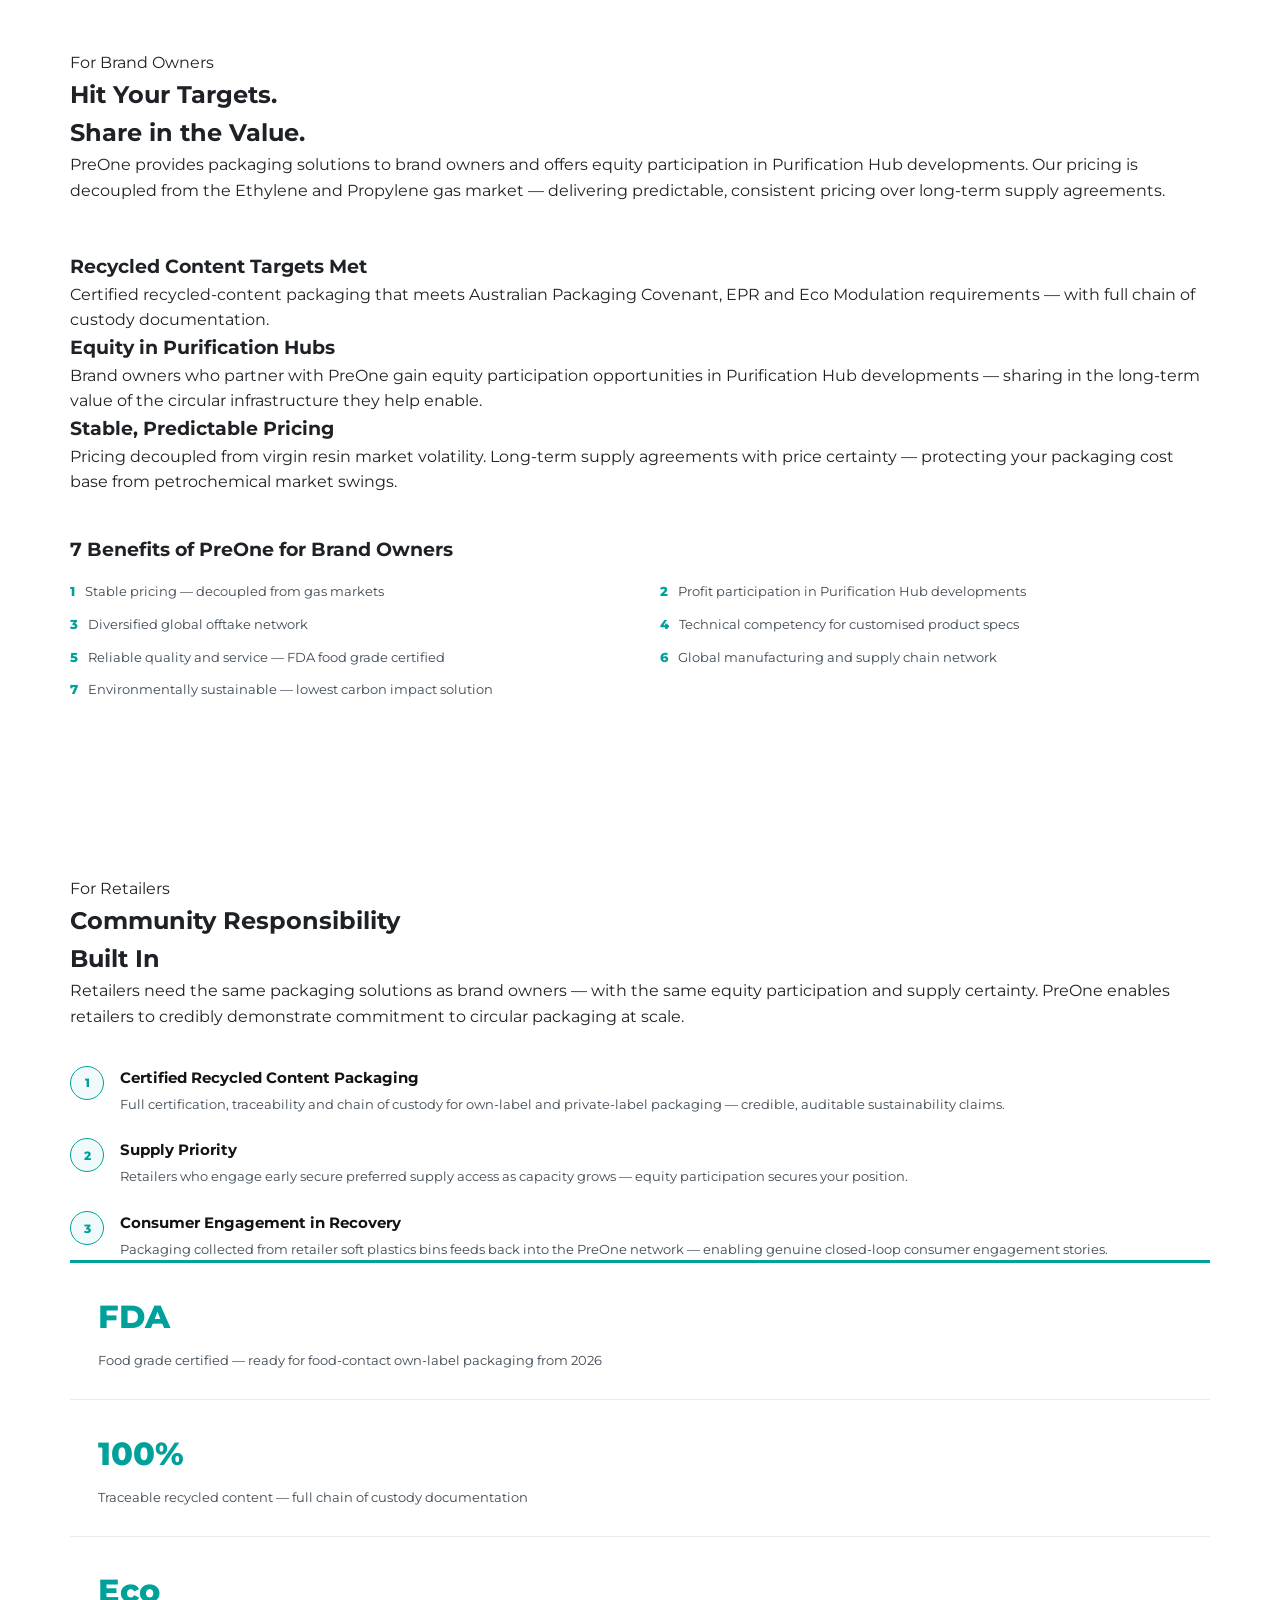
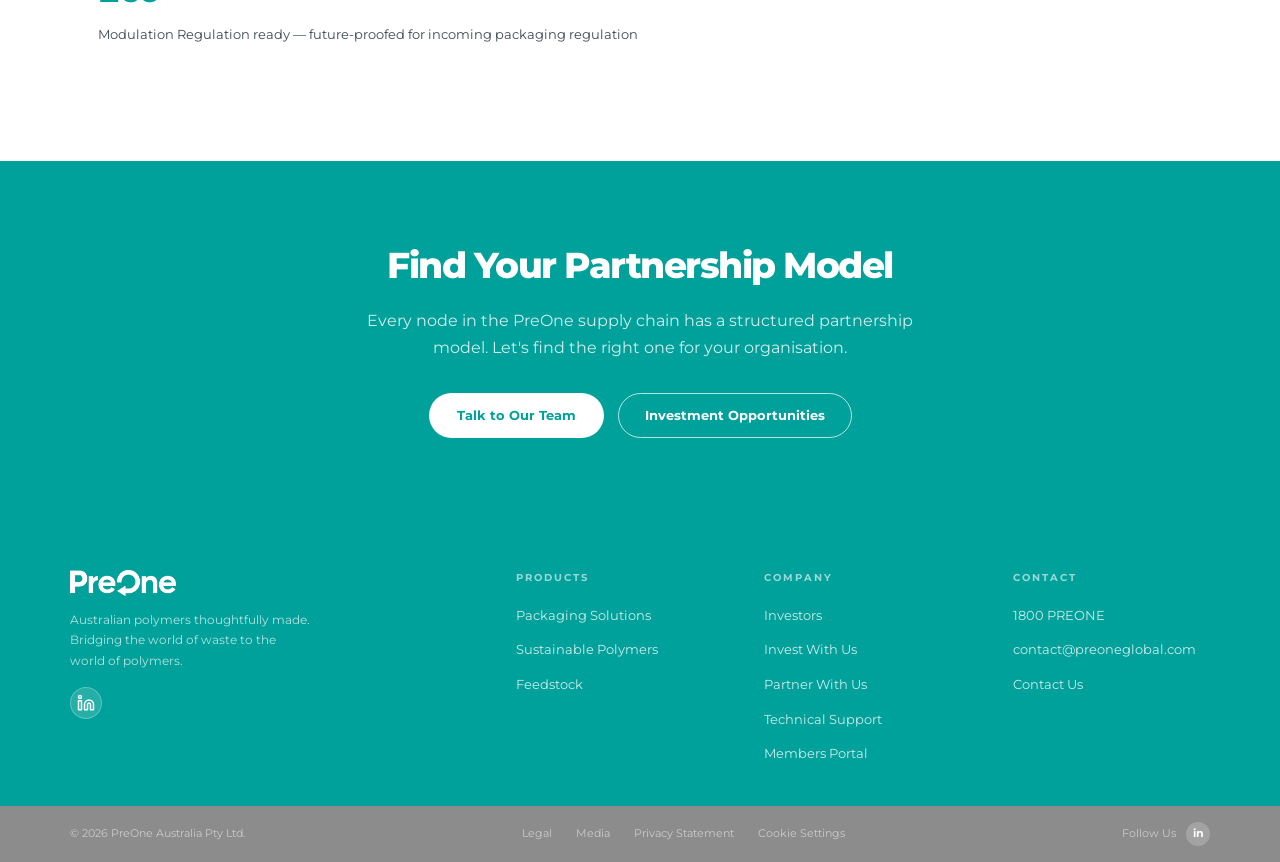
<file: who-we-serve.html>
<!DOCTYPE html>
<html lang="en">
<head>
<meta charset="UTF-8"><meta name="viewport" content="width=device-width, initial-scale=1.0">
<title>Who We Serve — PreOne</title>
<link href="https://fonts.googleapis.com/css2?family=Montserrat:wght@300;400;500;600;700;800&display=swap" rel="stylesheet">
<link rel="stylesheet" href="assets/style.css">
</head>
<body>
<div id="nav-placeholder"></div>
<div class="page-dots">
  <button class="page-dot"></button><button class="page-dot"></button>
  <button class="page-dot"></button><button class="page-dot"></button>
  <button class="page-dot"></button>
</div>

<!-- HERO — tiffany solid -->
<div class="page-hero" id="overview" style="background:var(--tiffany);">
  <div class="container page-hero-inner">
    <div class="page-hero-tag">Who We Serve</div>
    <h1 class="page-h1">Value Created<br>for Everyone</h1>
    <p class="page-sub">PreOne's collaborative model creates equitable outcomes across the entire plastic value chain — from material recovery facilities through to the consumers who buy recycled-content products.</p>
    <div class="page-hero-actions">
      <a href="contact.html" class="btn-white">Partner With Us</a>
      <a href="facilities.html" class="btn-ghost-white">Investment Opportunities →</a>
    </div>
  </div>
</div>

<!-- OVERVIEW -->
<section class="bg-white" id="model">
  <div class="container">
    <div class="section-eyebrow reveal">The Model</div>
    <h2 class="section-h2 reveal reveal-d1">One Platform.<br>Six Participants.</h2>
    <p class="section-sub section-sub-wide reveal reveal-d2" style="margin-bottom:48px;">Unlike traditional models where one player dominates the economics, PreOne structures partnerships so every participant shares in the value created — through offtake agreements, equity participation, and co-investment opportunities.</p>
    <div class="card-grid-4 reveal reveal-d1">
      <div class="light-card" style="text-align:center;">
        <div class="card-icon" style="margin:0 auto 16px;"><svg width="22" height="22" viewBox="0 0 24 24" fill="none" stroke="#00A19B" stroke-width="1.8" stroke-linecap="round" stroke-linejoin="round"><path d="M3 12a9 9 0 1 0 9-9 9.75 9.75 0 0 0-6.74 2.74L3 8"/><path d="M3 3v5h5"/></svg></div>
        <h3>MRF Operators</h3>
        <p>Add value at the gate. Certified volume. Eliminate waste transport.</p>
      </div>
      <div class="light-card" style="text-align:center;">
        <div class="card-icon" style="margin:0 auto 16px;"><svg width="22" height="22" viewBox="0 0 24 24" fill="none" stroke="#00A19B" stroke-width="1.8" stroke-linecap="round" stroke-linejoin="round"><path d="M2 20h20"/><path d="M9 20V8l-7 4V8l7-4v4l7-4v16"/></svg></div>
        <h3>Packaging Manufacturers</h3>
        <p>Single-pack ASP. No trial and error. Drop-in virgin replacement.</p>
      </div>
      <div class="light-card" style="text-align:center;">
        <div class="card-icon" style="margin:0 auto 16px;"><svg width="22" height="22" viewBox="0 0 24 24" fill="none" stroke="#00A19B" stroke-width="1.8" stroke-linecap="round" stroke-linejoin="round"><circle cx="12" cy="12" r="10"/><circle cx="12" cy="12" r="6"/><circle cx="12" cy="12" r="2"/></svg></div>
        <h3>Brand Owners</h3>
        <p>Hit recycled content targets. Equity participation. Price certainty.</p>
      </div>
      <div class="light-card" style="text-align:center;">
        <div class="card-icon" style="margin:0 auto 16px;"><svg width="22" height="22" viewBox="0 0 24 24" fill="none" stroke="#00A19B" stroke-width="1.8" stroke-linecap="round" stroke-linejoin="round"><path d="M6 2 3 6v14a2 2 0 0 0 2 2h14a2 2 0 0 0 2-2V6l-3-4z"/><line x1="3" y1="6" x2="21" y2="6"/><path d="M16 10a4 4 0 0 1-8 0"/></svg></div>
        <h3>Retailers</h3>
        <p>Packaging design. Traceability. Community responsibility built in.</p>
      </div>
    </div>
  </div>
</section>

<!-- MRF OPERATORS -->
<section class="bg-light" id="mrf">
  <div class="container">
    <div class="two-col-grid-center">
      <div>
        <div class="section-eyebrow reveal">For MRF Operators</div>
        <h2 class="section-h2 reveal reveal-d1">Add Real Value<br>at the Gate</h2>
        <p class="section-sub reveal reveal-d2" style="margin-bottom:36px;">PreOne supplies Material Recovery Facilities with HydroCleaner technology to convert waste plastic into certified pre-washed flakes right at the source — no long-distance transport of contaminated material.</p>
        <div class="num-points reveal reveal-d2">
          <div class="num-point"><div class="num-badge">1</div><div class="num-point-body"><h3>Eliminates Waste Transportation</h3><p>Only clean, usable material is transported — significantly reducing logistics costs and carbon footprint.</p></div></div>
          <div class="num-point"><div class="num-badge">2</div><div class="num-point-body"><h3>Adds Value at the MRF</h3><p>Contaminated bales transformed into premium pre-washed flakes on-site — turning a cost into a revenue stream.</p></div></div>
          <div class="num-point"><div class="num-badge">3</div><div class="num-point-body"><h3>100% Volume Offtake</h3><p>PreOne provides guaranteed volume offtake — your certified flake output has a committed home in the PreOne Purification Hub network.</p></div></div>
        </div>
      </div>
      <div class="reveal reveal-d1">
        <div class="highlight-panel">
          <div class="highlight-tag">Re.Group Partnership</div>
          <h3>Australia's Largest Waste Management Network</h3>
          <p>PreOne's strategic partnership with Re.Group provides national MRF coverage — securing consistent feedstock supply and enabling rapid scale-up of the hub and spoke model across Australia and New Zealand.</p>
          <div class="stat-grid-2" style="margin-top:20px;">
            <div class="stat-tile"><div class="stat-tile-val">6+</div><div class="stat-tile-lbl">Planned Spokes</div></div>
            <div class="stat-tile"><div class="stat-tile-val">100%</div><div class="stat-tile-lbl">Volume Offtake</div></div>
          </div>
        </div>
      </div>
    </div>
  </div>
</section>

<!-- PACKAGING MANUFACTURERS -->
<section class="bg-white" id="manufacturers">
  <div class="container">
    <div class="two-col-grid-center">
      <div class="reveal reveal-d1">
        <div class="highlight-panel">
          <div class="highlight-tag">The Cake Analogy</div>
          <h3>Just Add 100% PreOne</h3>
          <p style="margin-bottom:20px;">Packaging manufacturers currently source 5 raw ingredients and figure out the recipe themselves — trial and error, expensive and risky. PreOne's ASP resin is the cake mix. All ingredients in one pellet. You just add PreOne.</p>
          <div style="display:grid;grid-template-columns:1fr 1fr;gap:12px;">
            <div style="padding:16px;background:var(--bg);border:1px solid var(--light-grey);border-radius:6px;">
              <div style="font-size:10px;font-weight:700;color:var(--steel);text-transform:uppercase;letter-spacing:0.8px;margin-bottom:8px;">Conventional</div>
              <ul class="check-list" style="gap:6px;"><li>5+ raw materials separately</li><li>Trial and error formulation</li><li>Variable quality, supply risk</li><li>Expensive testing cycles</li></ul>
            </div>
            <div style="padding:16px;background:var(--tiffany-bg);border:1px solid var(--tiffany-mid);border-radius:6px;">
              <div style="font-size:10px;font-weight:700;color:var(--tiffany);text-transform:uppercase;letter-spacing:0.8px;margin-bottom:8px;">PreOne ASP</div>
              <ul class="check-list" style="gap:6px;"><li>One drop-in resin pellet</li><li>Engineered to your exact spec</li><li>Consistent certified quality</li><li>Technical support included</li></ul>
            </div>
          </div>
        </div>
      </div>
      <div>
        <div class="section-eyebrow reveal">For Packaging Manufacturers</div>
        <h2 class="section-h2 reveal reveal-d1">Drop-In.<br>Certified. Simple.</h2>
        <p class="section-sub reveal reveal-d2" style="margin-bottom:36px;">PreOne starts with the market and works backwards — understanding your functional requirements, design constraints, traceability needs and supply terms before engineering the resin.</p>
        <div class="num-points reveal reveal-d2">
          <div class="num-point"><div class="num-badge">1</div><div class="num-point-body"><h3>Single Pack Solution</h3><p>All ingredients compounded into one ASP pellet — optimised for your exact processing equipment and end-market application.</p></div></div>
          <div class="num-point"><div class="num-badge">2</div><div class="num-point-body"><h3>Food Grade Certified</h3><p>FDA food grade certified (LNO). Ready for Eco Modulation Regulations. Thin wall injection moulding for food containers is priority output #1.</p></div></div>
          <div class="num-point"><div class="num-badge">3</div><div class="num-point-body"><h3>Technical Support Included</h3><p>PreOne's technical team works alongside your processing team — we own the quality of our ASP resin through your production.</p></div></div>
        </div>
      </div>
    </div>
  </div>
</section>

<!-- BRAND OWNERS -->
<section class="bg-light" id="brands">
  <div class="container">
    <div class="section-eyebrow reveal">For Brand Owners</div>
    <h2 class="section-h2 reveal reveal-d1">Hit Your Targets.<br>Share in the Value.</h2>
    <p class="section-sub section-sub-wide reveal reveal-d2" style="margin-bottom:48px;">PreOne provides packaging solutions to brand owners and offers equity participation in Purification Hub developments. Our pricing is decoupled from the Ethylene and Propylene gas market — delivering predictable, consistent pricing over long-term supply agreements.</p>
    <div class="card-grid-3 reveal reveal-d1" style="margin-bottom:40px;">
      <div class="light-card"><h3>Recycled Content Targets Met</h3><p>Certified recycled-content packaging that meets Australian Packaging Covenant, EPR and Eco Modulation requirements — with full chain of custody documentation.</p></div>
      <div class="light-card" style="border-color:var(--tiffany);"><h3>Equity in Purification Hubs</h3><p>Brand owners who partner with PreOne gain equity participation opportunities in Purification Hub developments — sharing in the long-term value of the circular infrastructure they help enable.</p></div>
      <div class="light-card"><h3>Stable, Predictable Pricing</h3><p>Pricing decoupled from virgin resin market volatility. Long-term supply agreements with price certainty — protecting your packaging cost base from petrochemical market swings.</p></div>
    </div>
    <div class="accent-card reveal">
      <h3>7 Benefits of PreOne for Brand Owners</h3>
      <div style="display:grid;grid-template-columns:1fr 1fr;gap:12px 40px;margin-top:16px;">
        <div style="display:flex;gap:10px;font-size:13px;color:var(--mid);"><span style="color:var(--tiffany);font-weight:800;flex-shrink:0;">1</span>Stable pricing — decoupled from gas markets</div>
        <div style="display:flex;gap:10px;font-size:13px;color:var(--mid);"><span style="color:var(--tiffany);font-weight:800;flex-shrink:0;">2</span>Profit participation in Purification Hub developments</div>
        <div style="display:flex;gap:10px;font-size:13px;color:var(--mid);"><span style="color:var(--tiffany);font-weight:800;flex-shrink:0;">3</span>Diversified global offtake network</div>
        <div style="display:flex;gap:10px;font-size:13px;color:var(--mid);"><span style="color:var(--tiffany);font-weight:800;flex-shrink:0;">4</span>Technical competency for customised product specs</div>
        <div style="display:flex;gap:10px;font-size:13px;color:var(--mid);"><span style="color:var(--tiffany);font-weight:800;flex-shrink:0;">5</span>Reliable quality and service — FDA food grade certified</div>
        <div style="display:flex;gap:10px;font-size:13px;color:var(--mid);"><span style="color:var(--tiffany);font-weight:800;flex-shrink:0;">6</span>Global manufacturing and supply chain network</div>
        <div style="display:flex;gap:10px;font-size:13px;color:var(--mid);"><span style="color:var(--tiffany);font-weight:800;flex-shrink:0;">7</span>Environmentally sustainable — lowest carbon impact solution</div>
      </div>
    </div>
  </div>
</section>

<!-- RETAILERS -->
<section class="bg-white" id="retailers">
  <div class="container">
    <div class="two-col-grid-center">
      <div>
        <div class="section-eyebrow reveal">For Retailers</div>
        <h2 class="section-h2 reveal reveal-d1">Community Responsibility<br>Built In</h2>
        <p class="section-sub reveal reveal-d2" style="margin-bottom:36px;">Retailers need the same packaging solutions as brand owners — with the same equity participation and supply certainty. PreOne enables retailers to credibly demonstrate commitment to circular packaging at scale.</p>
        <div class="num-points reveal reveal-d2">
          <div class="num-point"><div class="num-badge">1</div><div class="num-point-body"><h3>Certified Recycled Content Packaging</h3><p>Full certification, traceability and chain of custody for own-label and private-label packaging — credible, auditable sustainability claims.</p></div></div>
          <div class="num-point"><div class="num-badge">2</div><div class="num-point-body"><h3>Supply Priority</h3><p>Retailers who engage early secure preferred supply access as capacity grows — equity participation secures your position.</p></div></div>
          <div class="num-point"><div class="num-badge">3</div><div class="num-point-body"><h3>Consumer Engagement in Recovery</h3><p>Packaging collected from retailer soft plastics bins feeds back into the PreOne network — enabling genuine closed-loop consumer engagement stories.</p></div></div>
        </div>
      </div>
      <div class="reveal reveal-d1">
        <div style="display:flex;flex-direction:column;gap:1px;background:var(--light-grey);">
          <div style="background:var(--white);padding:28px;border-top:3px solid var(--tiffany);">
            <div style="font-size:32px;font-weight:800;color:var(--tiffany);margin-bottom:8px;">FDA</div>
            <div style="font-size:13px;color:var(--mid);">Food grade certified — ready for food-contact own-label packaging from 2026</div>
          </div>
          <div style="background:var(--white);padding:28px;">
            <div style="font-size:32px;font-weight:800;color:var(--tiffany);margin-bottom:8px;">100%</div>
            <div style="font-size:13px;color:var(--mid);">Traceable recycled content — full chain of custody documentation</div>
          </div>
          <div style="background:var(--white);padding:28px;">
            <div style="font-size:32px;font-weight:800;color:var(--tiffany);margin-bottom:8px;">Eco</div>
            <div style="font-size:13px;color:var(--mid);">Modulation Regulation ready — future-proofed for incoming packaging regulation</div>
          </div>
        </div>
      </div>
    </div>
  </div>
</section>

<div class="cta-band">
  <div class="cta-inner">
    <h2>Find Your Partnership Model</h2>
    <p>Every node in the PreOne supply chain has a structured partnership model. Let's find the right one for your organisation.</p>
    <div class="cta-actions">
      <a href="contact.html" class="btn-white">Talk to Our Team</a>
      <a href="facilities.html" class="btn-ghost-white">Investment Opportunities</a>
    </div>
  </div>
</div>
<div id="footer-placeholder"></div>
<script src="assets/chrome.js"></script>
</body>
</html>
</file>
<file: assets/style.css>
/* ============================================================
   PREONE GLOBAL — LIGHT THEME v3
   White / Tiffany #00A19B / Near-black text
   Structure: PPTX Template Workbook V1
   ============================================================ */
*, *::before, *::after { box-sizing: border-box; margin: 0; padding: 0; }

:root {
  --tiffany:    #00A19B;
  --tiffany-dk: #008a85;
  --tiffany-lt: #33b8b3;
  --tiffany-bg: #f0fafa;
  --tiffany-mid:#d0edec;
  --white:      #ffffff;
  --near-black: #111315;
  --dark:       #1e2226;
  --mid:        #3d4852;
  --steel:      #6b7684;
  --light-grey: #e8ecef;
  --bg:         #f7f9fa;
  --topbar-h:   36px;
  --nav-h:      68px;
  --full-nav:   104px; /* topbar + nav */
}

html { scroll-behavior: smooth; }
body {
  font-family: 'Montserrat', sans-serif;
  background: var(--white);
  color: var(--dark);
  line-height: 1.6;
  overflow-x: hidden;
}
a { color: inherit; text-decoration: none; }
a:visited { color: inherit; }
img { max-width: 100%; }

::-webkit-scrollbar { width: 4px; }
::-webkit-scrollbar-track { background: var(--light-grey); }
::-webkit-scrollbar-thumb { background: var(--tiffany); border-radius: 2px; }

/* ── NAV ── */
nav {
  position: fixed; top: 0; left: 0; right: 0; z-index: 100;
}
.nav-topbar {
  background: var(--near-black);
  height: var(--topbar-h);
  display: flex; align-items: center; justify-content: space-between;
  padding: 0 60px;
  font-size: 11px; font-weight: 500; color: rgba(255,255,255,0.6);
  letter-spacing: 0.3px;
}
.nav-topbar strong { color: var(--white); }
.nav-main {
  height: var(--nav-h);
  background: rgba(255,255,255,0.98);
  backdrop-filter: blur(12px);
  border-bottom: 1px solid var(--light-grey);
  display: flex; align-items: center; justify-content: space-between;
  padding: 0 60px;
}
.nav-logo img { height: 28px; width: auto; display: block; }
.nav-links { display: flex; align-items: center; gap: 22px; list-style: none; }
.nav-links a {
  color: var(--mid); font-size: 12px; font-weight: 600;
  letter-spacing: 0.2px; transition: color 0.2s;
}
.nav-links a:hover, .nav-links a.active { color: var(--tiffany); }
.nav-cta {
  border: 1.5px solid var(--near-black) !important;
  color: var(--near-black) !important;
  padding: 8px 22px; border-radius: 999px;
  font-weight: 700 !important;
  transition: all 0.2s !important;
  background: transparent !important;
}
.nav-cta:hover { background: var(--near-black) !important; color: var(--white) !important; }

/* ── BUTTONS ── */
.btn-primary {
  background: var(--tiffany); color: var(--white);
  padding: 12px 28px; border-radius: 999px;
  font-weight: 700; font-size: 13px;
  font-family: 'Montserrat', sans-serif;
  border: none; cursor: pointer;
  display: inline-block; white-space: nowrap;
  transition: background 0.2s; text-decoration: none;
}
.btn-primary:hover { background: var(--tiffany-dk); }
.btn-outline {
  border: 1.5px solid var(--tiffany); color: var(--tiffany);
  padding: 11px 26px; border-radius: 999px;
  font-weight: 700; font-size: 13px;
  font-family: 'Montserrat', sans-serif;
  display: inline-block; white-space: nowrap;
  transition: all 0.2s; text-decoration: none;
}
.btn-outline:hover { background: var(--tiffany); color: var(--white); }
.btn-outline-dark {
  border: 1.5px solid var(--near-black); color: var(--near-black);
  padding: 11px 26px; border-radius: 999px;
  font-weight: 700; font-size: 13px;
  font-family: 'Montserrat', sans-serif;
  display: inline-block; white-space: nowrap;
  transition: all 0.2s; text-decoration: none;
}
.btn-outline-dark:hover { background: var(--near-black); color: var(--white); }
.btn-white {
  background: var(--white); color: var(--tiffany);
  padding: 12px 28px; border-radius: 999px;
  font-weight: 700; font-size: 13px;
  font-family: 'Montserrat', sans-serif;
  border: none; cursor: pointer;
  display: inline-block; white-space: nowrap;
  transition: background 0.2s; text-decoration: none;
}
.btn-white:hover { background: var(--tiffany-bg); }
.btn-ghost-white {
  border: 1.5px solid rgba(255,255,255,0.7); color: var(--white);
  padding: 11px 26px; border-radius: 999px;
  font-weight: 700; font-size: 13px;
  font-family: 'Montserrat', sans-serif;
  display: inline-block; white-space: nowrap;
  transition: all 0.2s; text-decoration: none;
}
.btn-ghost-white:hover { background: rgba(255,255,255,0.15); border-color: white; }

/* ── LAYOUT ── */
section { padding: 88px 0; background: var(--white); }
.section-bg-light { background: var(--bg) !important; }
.section-bg-tiffany { background: var(--tiffany) !important; }
.section-bg-dark { background: var(--near-black) !important; }
.container { max-width: 1260px; margin: 0 auto; padding: 0 60px; }
.two-col { display: grid; grid-template-columns: 1fr 1fr; gap: 72px; align-items: center; }
.two-col-start { display: grid; grid-template-columns: 1fr 1fr; gap: 72px; align-items: start; }
.three-col { display: grid; grid-template-columns: repeat(3,1fr); gap: 28px; }
.four-col { display: grid; grid-template-columns: repeat(4,1fr); gap: 20px; }

/* ── EYEBROWS & HEADINGS ── */
.eyebrow {
  font-size: 10px; font-weight: 700; letter-spacing: 2.5px; text-transform: uppercase;
  color: var(--tiffany); margin-bottom: 12px;
  display: flex; align-items: center; gap: 10px;
}
.eyebrow::after { content: ''; flex: 0 0 28px; height: 1px; background: var(--tiffany); }
h1.hero-h1 {
  font-size: clamp(40px, 5vw, 72px);
  font-weight: 800; letter-spacing: -3px; line-height: 1.04;
  color: var(--white); margin-bottom: 20px;
}
h2.h2 {
  font-size: clamp(28px, 3vw, 44px);
  font-weight: 800; letter-spacing: -1.5px; line-height: 1.1;
  color: var(--near-black); margin-bottom: 16px;
}
h2.h2 em { color: var(--tiffany); font-style: normal; }
h2.h2-white { color: var(--white); }
h3.h3 { font-size: 18px; font-weight: 700; color: var(--near-black); margin-bottom: 10px; }
.body-text { font-size: 16px; color: var(--mid); line-height: 1.75; }
.body-text-white { font-size: 16px; color: rgba(255,255,255,0.85); line-height: 1.75; }
.body-text-sm { font-size: 13px; color: var(--mid); line-height: 1.65; }

/* ── HERO — VIDEO/PHOTO BACKGROUND ── */
.hero {
  min-height: 75vh;
  padding-top: var(--full-nav);
  position: relative; overflow: hidden;
  display: flex; align-items: center;
  background: var(--tiffany);
}
.hero-media {
  position: absolute; inset: 0; z-index: 0; overflow: hidden;
}
.hero-video {
  position: absolute; top: 50%; left: 50%;
  transform: translate(-50%, -50%);
  min-width: 100%; min-height: 100%;
  width: auto; height: auto; object-fit: cover;
}
.hero-img {
  position: absolute; inset: 0;
  background-size: cover; background-position: center;
}
.hero-overlay {
  position: absolute; inset: 0;
  background: rgba(0,161,155,0.76);
}
.hero-inner {
  position: relative; z-index: 2;
  max-width: 1260px; margin: 0 auto; padding: 0 60px;
  width: 100%;
}
.hero-eyebrow {
  display: inline-flex; align-items: center; gap: 8px;
  background: rgba(255,255,255,0.18); border: 1px solid rgba(255,255,255,0.35);
  border-radius: 999px; padding: 5px 16px; margin-bottom: 20px;
  font-size: 10px; font-weight: 700; letter-spacing: 1.8px;
  text-transform: uppercase; color: var(--white);
}
.hero-sub {
  font-size: 18px; color: rgba(255,255,255,0.88); line-height: 1.7;
  max-width: 600px; margin-bottom: 36px; font-weight: 400;
}
.hero-actions { display: flex; gap: 14px; flex-wrap: wrap; align-items: center; }
.hero-cta-text {
  font-size: 11px; color: rgba(255,255,255,0.6); margin-top: 14px;
  letter-spacing: 0.5px;
}

/* ── PAGE HERO (inner pages) ── */
.page-hero {
  padding-top: calc(var(--full-nav) + 64px);
  padding-bottom: 72px;
  position: relative; overflow: hidden;
  background: var(--tiffany);
}
.page-hero-bg {
  position: absolute; inset: 0;
  background-size: cover; background-position: center; z-index: 0;
}
.page-hero-bg::after {
  content: ''; position: absolute; inset: 0;
  background: rgba(0,161,155,0.78);
}
.page-hero-inner { position: relative; z-index: 2; }
.page-hero-tag {
  display: inline-flex; align-items: center; gap: 8px;
  background: rgba(255,255,255,0.18); border: 1px solid rgba(255,255,255,0.35);
  border-radius: 999px; padding: 4px 14px; margin-bottom: 18px;
  font-size: 10px; font-weight: 700; letter-spacing: 1.8px;
  text-transform: uppercase; color: var(--white);
}
h1.page-h1 {
  font-size: clamp(32px, 4vw, 56px);
  font-weight: 800; letter-spacing: -2px; line-height: 1.08;
  color: var(--white); margin-bottom: 18px;
}
.page-sub {
  font-size: 17px; color: rgba(255,255,255,0.88);
  line-height: 1.75; max-width: 600px;
}
.page-actions { display: flex; gap: 14px; margin-top: 28px; flex-wrap: wrap; }

/* ── STAT TILES ── */
.stat-row { display: grid; grid-template-columns: repeat(4,1fr); gap: 1px; background: var(--light-grey); }
.stat-row-3 { grid-template-columns: repeat(3,1fr); }
.stat-tile {
  background: var(--white); padding: 32px 28px;
  position: relative;
}
.stat-tile::before {
  content: ''; position: absolute; top: 0; left: 0; right: 0; height: 3px;
  background: var(--tiffany); transform: scaleX(0); transform-origin: left;
  transition: transform 0.3s;
}
.stat-tile:hover::before { transform: scaleX(1); }
.stat-val { font-size: 42px; font-weight: 800; color: var(--tiffany); line-height: 1; margin-bottom: 6px; }
.stat-lbl { font-size: 12px; font-weight: 600; color: var(--mid); line-height: 1.4; }

/* ── CARDS ── */
.card {
  background: var(--white); border: 1px solid var(--light-grey);
  border-radius: 10px; padding: 32px 28px;
  transition: border-color 0.2s, box-shadow 0.2s;
}
.card:hover { border-color: var(--tiffany); box-shadow: 0 4px 24px rgba(0,161,155,0.1); }
.card-icon {
  width: 48px; height: 48px; border-radius: 10px;
  background: var(--tiffany-bg); border: 1px solid var(--tiffany-mid);
  display: flex; align-items: center; justify-content: center;
  margin-bottom: 18px;
}
.card h3 { font-size: 16px; font-weight: 700; color: var(--near-black); margin-bottom: 10px; }
.card p { font-size: 13px; color: var(--mid); line-height: 1.65; }
a.card { color: inherit; text-decoration: none; display: block; }

/* Tiffany card */
.card-tiffany {
  background: var(--tiffany); border-radius: 10px; padding: 32px 28px;
  color: var(--white);
}
.card-tiffany h3 { color: var(--white); font-size: 18px; font-weight: 800; margin-bottom: 10px; }
.card-tiffany p { color: rgba(255,255,255,0.85); font-size: 13px; line-height: 1.65; }

/* ── TIFFANY PHOTO SECTION ── */
.tiffany-photo-section {
  position: relative; overflow: hidden;
  min-height: 480px; display: flex; align-items: center;
}
.tiphoto-bg {
  position: absolute; inset: 0;
  background-size: cover; background-position: center;
}
.tiphoto-overlay {
  position: absolute; inset: 0;
  background: rgba(0,161,155,0.8);
}
.tiphoto-content {
  position: relative; z-index: 2;
  max-width: 1260px; margin: 0 auto; padding: 72px 60px;
  width: 100%;
}

/* ── FEATURE SPLIT (photo + text) ── */
.feature-split { display: grid; grid-template-columns: 1fr 1fr; }
.feature-split-photo { position: relative; min-height: 420px; overflow: hidden; }
.feature-split-photo img { position: absolute; inset: 0; width: 100%; height: 100%; object-fit: cover; }
.feature-split-text {
  padding: 72px 56px;
  background: var(--white);
  display: flex; flex-direction: column; justify-content: center;
}
.feature-split-text-teal {
  background: var(--tiffany);
}

/* ── NUMBERED POINTS ── */
.num-points { display: flex; flex-direction: column; gap: 24px; }
.num-point { display: flex; gap: 16px; align-items: flex-start; }
.num-badge {
  flex-shrink: 0; width: 34px; height: 34px; border-radius: 50%;
  background: var(--tiffany-bg); border: 1.5px solid var(--tiffany);
  display: flex; align-items: center; justify-content: center;
  font-size: 12px; font-weight: 800; color: var(--tiffany);
}
.num-point h3 { font-size: 15px; font-weight: 700; color: var(--near-black); margin-bottom: 4px; }
.num-point p { font-size: 13px; color: var(--mid); line-height: 1.6; }

/* ── CHECKLIST ── */
.check-list { list-style: none; display: flex; flex-direction: column; gap: 8px; }
.check-list li {
  font-size: 13px; color: var(--mid);
  display: flex; gap: 10px; align-items: flex-start; line-height: 1.5;
}
.check-list li::before {
  content: '';
  width: 18px; height: 18px; flex-shrink: 0; margin-top: 1px;
  background: var(--tiffany-bg); border-radius: 50%;
  background-image: url("data:image/svg+xml,%3Csvg width='18' height='18' viewBox='0 0 18 18' fill='none' xmlns='http://www.w3.org/2000/svg'%3E%3Cpath d='M4 9l3.5 3.5L14 6' stroke='%2300A19B' stroke-width='2' stroke-linecap='round' stroke-linejoin='round'/%3E%3C/svg%3E");
  background-repeat: no-repeat; background-position: center;
}

/* ── PROCESS STEPS ── */
.process-strip { display: grid; position: relative; margin-top: 52px; }
.process-strip-4 { grid-template-columns: repeat(4,1fr); }
.process-strip-6 { grid-template-columns: repeat(6,1fr); }
.process-line {
  position: absolute; top: 26px; left: 8%; right: 8%; height: 1px;
  background: linear-gradient(90deg, transparent, var(--tiffany) 15%, var(--tiffany) 85%, transparent);
}
.process-step { display: flex; flex-direction: column; align-items: center; padding: 0 8px; position: relative; z-index: 1; }
.process-num {
  width: 52px; height: 52px; border-radius: 50%;
  background: var(--white); border: 2px solid var(--tiffany);
  display: flex; align-items: center; justify-content: center;
  font-size: 16px; font-weight: 800; color: var(--tiffany);
  margin-bottom: 16px;
}
.process-title { font-size: 11px; font-weight: 700; text-align: center; text-transform: uppercase; letter-spacing: 0.5px; color: var(--dark); margin-bottom: 6px; }
.process-desc { font-size: 11px; color: var(--steel); text-align: center; line-height: 1.5; }

/* ── ACCENT CALLOUT ── */
.accent-box {
  background: var(--tiffany-bg); border: 1px solid var(--tiffany-mid);
  border-left: 3px solid var(--tiffany); border-radius: 0 8px 8px 0;
  padding: 32px 36px;
}
.accent-box h3 { font-size: 19px; font-weight: 800; color: var(--near-black); margin-bottom: 8px; }
.accent-box p { font-size: 13px; color: var(--mid); line-height: 1.7; }

/* ── TIMELINE ── */
.timeline { padding-left: 36px; position: relative; }
.timeline::before { content: ''; position: absolute; left: 8px; top: 6px; bottom: 6px; width: 1px; background: var(--tiffany-mid); }
.tl-item { position: relative; padding: 0 0 24px 22px; }
.tl-dot { position: absolute; left: -28px; top: 4px; width: 11px; height: 11px; border-radius: 50%; background: var(--white); border: 2px solid var(--tiffany); }
.tl-item.active .tl-dot { background: var(--tiffany); }
.tl-year { font-size: 10px; font-weight: 700; color: var(--tiffany); letter-spacing: 1px; margin-bottom: 3px; }
.tl-item h4 { font-size: 14px; font-weight: 700; color: var(--near-black); margin-bottom: 4px; }
.tl-item p { font-size: 12px; color: var(--mid); line-height: 1.6; }

/* ── PARTNER STRIP ── */
.partner-strip {
  background: var(--bg); border-top: 1px solid var(--light-grey); border-bottom: 1px solid var(--light-grey);
  padding: 28px 0;
}
.partner-inner { max-width: 1260px; margin: 0 auto; padding: 0 60px; }
.partner-label { font-size: 10px; font-weight: 700; letter-spacing: 2px; text-transform: uppercase; color: var(--steel); margin-bottom: 18px; text-align: center; }
.partner-items { display: flex; align-items: center; justify-content: center; gap: 40px; flex-wrap: wrap; }
.partner-item { font-size: 13px; font-weight: 700; color: rgba(0,0,0,0.2); letter-spacing: 1px; text-transform: uppercase; }
.partner-div { width: 1px; height: 16px; background: var(--light-grey); }

/* ── CTA BAND ── */
.cta-band { background: var(--tiffany); padding: 76px 0; }
.cta-inner { max-width: 700px; margin: 0 auto; padding: 0 60px; text-align: center; }
.cta-band h2 { font-size: 36px; font-weight: 800; color: var(--white); letter-spacing: -1.5px; margin-bottom: 12px; }
.cta-band p { font-size: 16px; color: rgba(255,255,255,0.82); margin-bottom: 32px; line-height: 1.7; }
.cta-actions { display: flex; gap: 14px; justify-content: center; flex-wrap: wrap; }

/* ── FORM ── */
.form-group { display: flex; flex-direction: column; gap: 5px; margin-bottom: 16px; }
.form-group label { font-size: 10px; font-weight: 700; letter-spacing: 1px; text-transform: uppercase; color: var(--mid); }
.form-group input, .form-group select, .form-group textarea {
  background: var(--bg); border: 1px solid var(--light-grey); border-radius: 6px;
  padding: 11px 14px; color: var(--dark); font-family: 'Montserrat', sans-serif;
  font-size: 13px; transition: border-color 0.2s;
}
.form-group input:focus, .form-group select:focus, .form-group textarea:focus { outline: none; border-color: var(--tiffany); background: var(--white); }
.form-group textarea { resize: vertical; min-height: 110px; }

/* ── FOOTER ── */
footer { }
.footer-main { background: var(--tiffany); padding: 56px 0 40px; }
.footer-inner { max-width: 1260px; margin: 0 auto; padding: 0 60px; }
.footer-top { display: grid; grid-template-columns: 2fr 1fr 1fr 1fr; gap: 52px; }
.footer-logo img { height: 26px; width: auto; display: block; margin-bottom: 14px; }
.footer-brand-text { font-size: 12px; color: rgba(255,255,255,0.7); line-height: 1.7; max-width: 240px; margin-bottom: 16px; }
.footer-social { display: flex; gap: 10px; }
.social-link {
  width: 32px; height: 32px; border-radius: 50%;
  background: rgba(255,255,255,0.15); border: 1px solid rgba(255,255,255,0.25);
  display: flex; align-items: center; justify-content: center;
  color: var(--white); transition: background 0.2s;
}
.social-link:hover { background: rgba(255,255,255,0.25); }
.footer-col h4 { font-size: 10px; font-weight: 700; letter-spacing: 2px; text-transform: uppercase; color: rgba(255,255,255,0.6); margin-bottom: 16px; }
.footer-col ul { list-style: none; display: flex; flex-direction: column; gap: 9px; }
.footer-col ul li a { font-size: 13px; color: rgba(255,255,255,0.8); transition: color 0.2s; }
.footer-col ul li a:hover { color: var(--white); }
.footer-bottom-bar { background: rgba(0,0,0,0.45); padding: 16px 0; }
.footer-bottom { display: flex; justify-content: space-between; align-items: center; flex-wrap: wrap; gap: 10px; }
.footer-legal { font-size: 11px; color: rgba(255,255,255,0.55); }
.footer-legal-links { display: flex; gap: 24px; }
.footer-legal-links a { font-size: 11px; color: rgba(255,255,255,0.55); transition: color 0.2s; }
.footer-legal-links a:hover { color: var(--white); }
.footer-follow { font-size: 11px; color: rgba(255,255,255,0.55); display: flex; align-items: center; gap: 10px; }
.social-icon-sm {
  width: 24px; height: 24px; border-radius: 50%;
  background: rgba(255,255,255,0.2);
  display: inline-flex; align-items: center; justify-content: center;
  font-size: 11px; font-weight: 700; color: var(--white);
  text-decoration: none;
}

/* ── PAGE DOTS ── */
.page-dots {
  position: fixed; right: 20px; top: 50%; transform: translateY(-50%);
  display: flex; flex-direction: column; gap: 9px; z-index: 90;
}
.page-dot { width: 6px; height: 6px; border-radius: 50%; background: rgba(0,161,155,0.2); cursor: pointer; border: none; padding: 0; transition: all 0.2s; }
.page-dot.active { background: var(--tiffany); transform: scale(1.6); }
.page-dot:hover { background: rgba(0,161,155,0.5); }

/* ── SCROLL REVEAL ── */
.reveal { opacity: 0; transform: translateY(18px); transition: opacity 0.5s ease, transform 0.5s ease; }
.reveal.visible { opacity: 1; transform: none; }
.reveal-d1 { transition-delay: 0.1s; } .reveal-d2 { transition-delay: 0.2s; }
.reveal-d3 { transition-delay: 0.3s; } .reveal-d4 { transition-delay: 0.4s; }

/* ── CASE STUDY CARDS ── */
.case-card { display: grid; grid-template-columns: 1fr 1fr; border: 1px solid var(--light-grey); border-radius: 10px; overflow: hidden; }
.case-text { padding: 36px 32px; background: var(--white); }
.case-tag { font-size: 10px; font-weight: 700; letter-spacing: 2px; text-transform: uppercase; color: var(--tiffany); margin-bottom: 10px; }
.case-text h3 { font-size: 20px; font-weight: 800; color: var(--near-black); margin-bottom: 10px; line-height: 1.2; }
.case-text p { font-size: 13px; color: var(--mid); line-height: 1.7; }
.case-stat { background: var(--tiffany-bg); border-left: 1px solid var(--tiffany-mid); display: flex; align-items: center; justify-content: center; padding: 28px; text-align: center; }
.case-stat-num { font-size: 60px; font-weight: 800; color: var(--tiffany); line-height: 1; display: block; }
.case-stat-lbl { font-size: 12px; font-weight: 600; color: var(--mid); margin-top: 6px; display: block; }

/* ── INVEST METRICS ── */
.metric-row { display: grid; grid-template-columns: repeat(4,1fr); gap: 1px; background: var(--light-grey); border-top: 3px solid var(--tiffany); }
.metric-tile { background: var(--white); padding: 28px 24px; }
.metric-val { font-size: 38px; font-weight: 800; color: var(--tiffany); line-height: 1; margin-bottom: 5px; }
.metric-unit { font-size: 18px; font-weight: 800; color: var(--tiffany); }
.metric-lbl { font-size: 10px; font-weight: 700; color: var(--mid); text-transform: uppercase; letter-spacing: 0.8px; margin-bottom: 5px; }
.metric-desc { font-size: 11px; color: var(--steel); line-height: 1.5; }

/* ── PACKAGING HERO — colour photo variant ── */
.page-hero-bg.colour-photo::after {
  background: rgba(5, 15, 30, 0.45);
}
</file>
